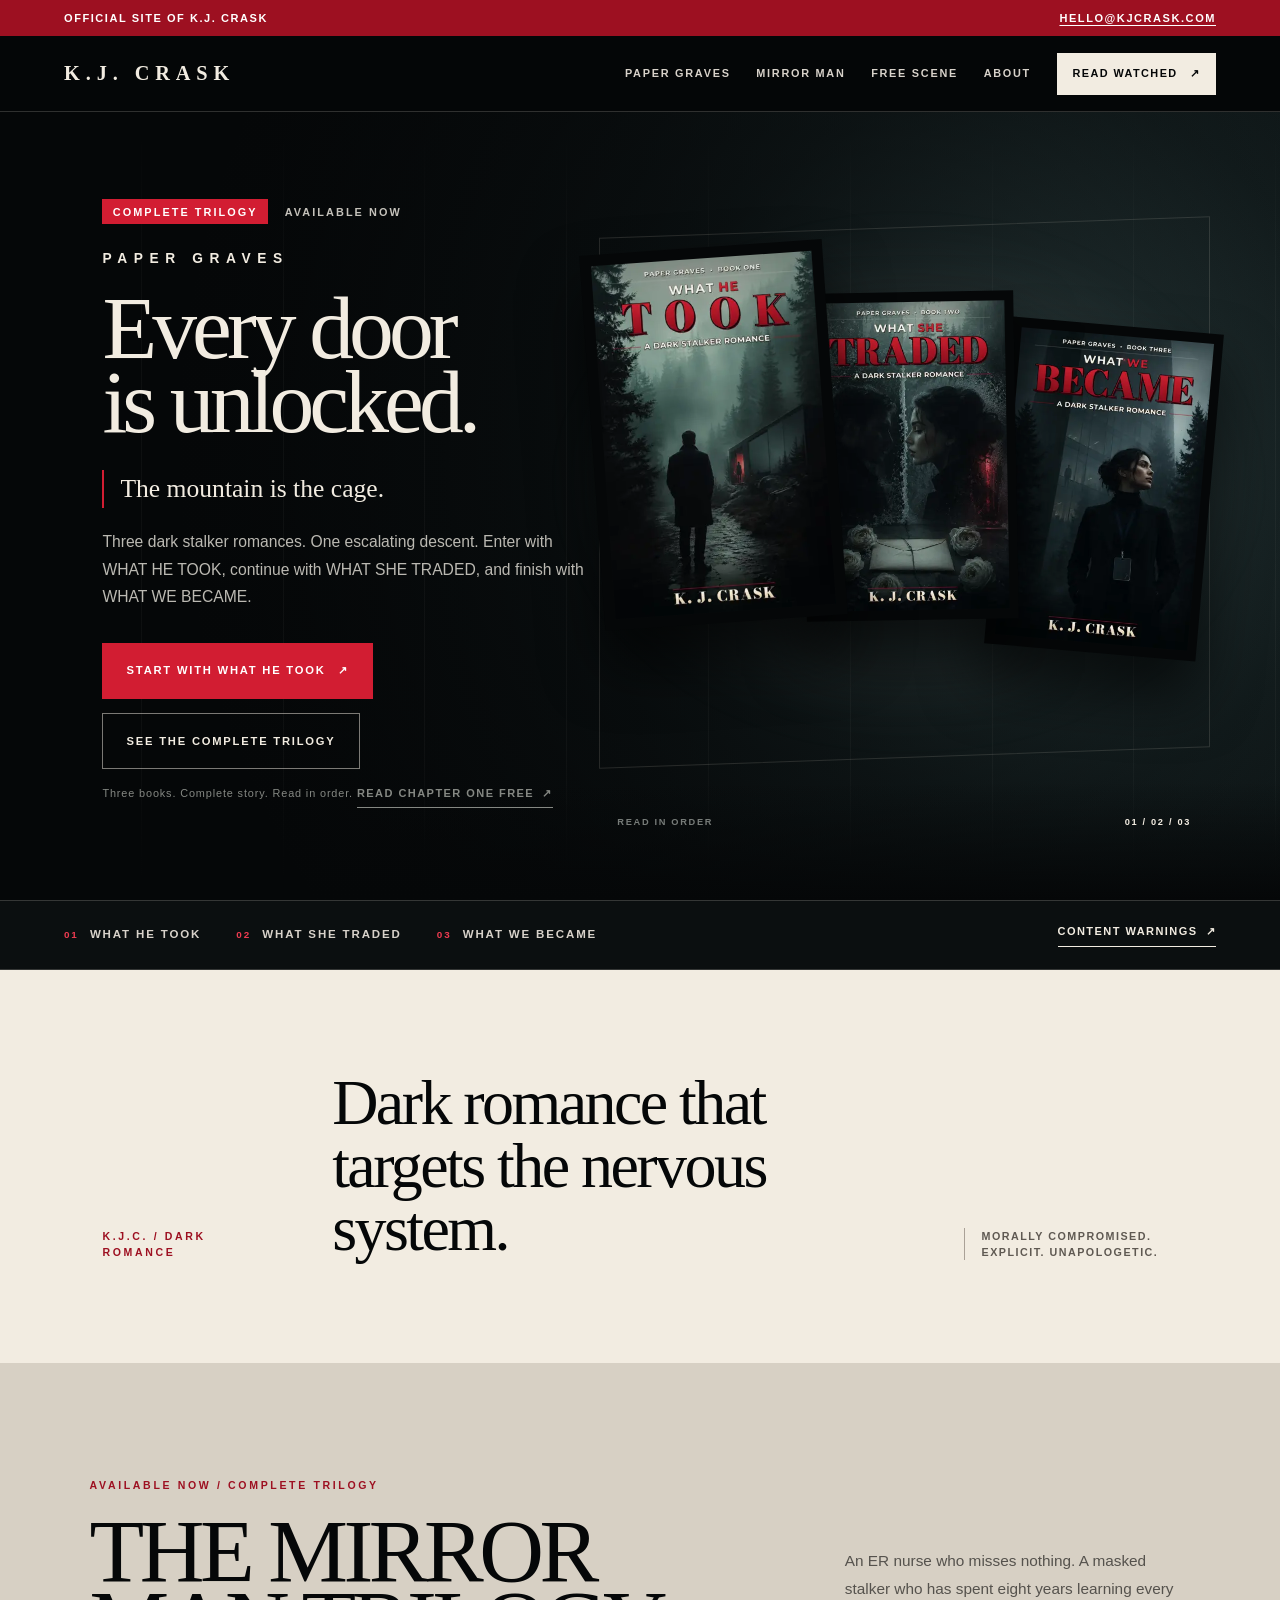
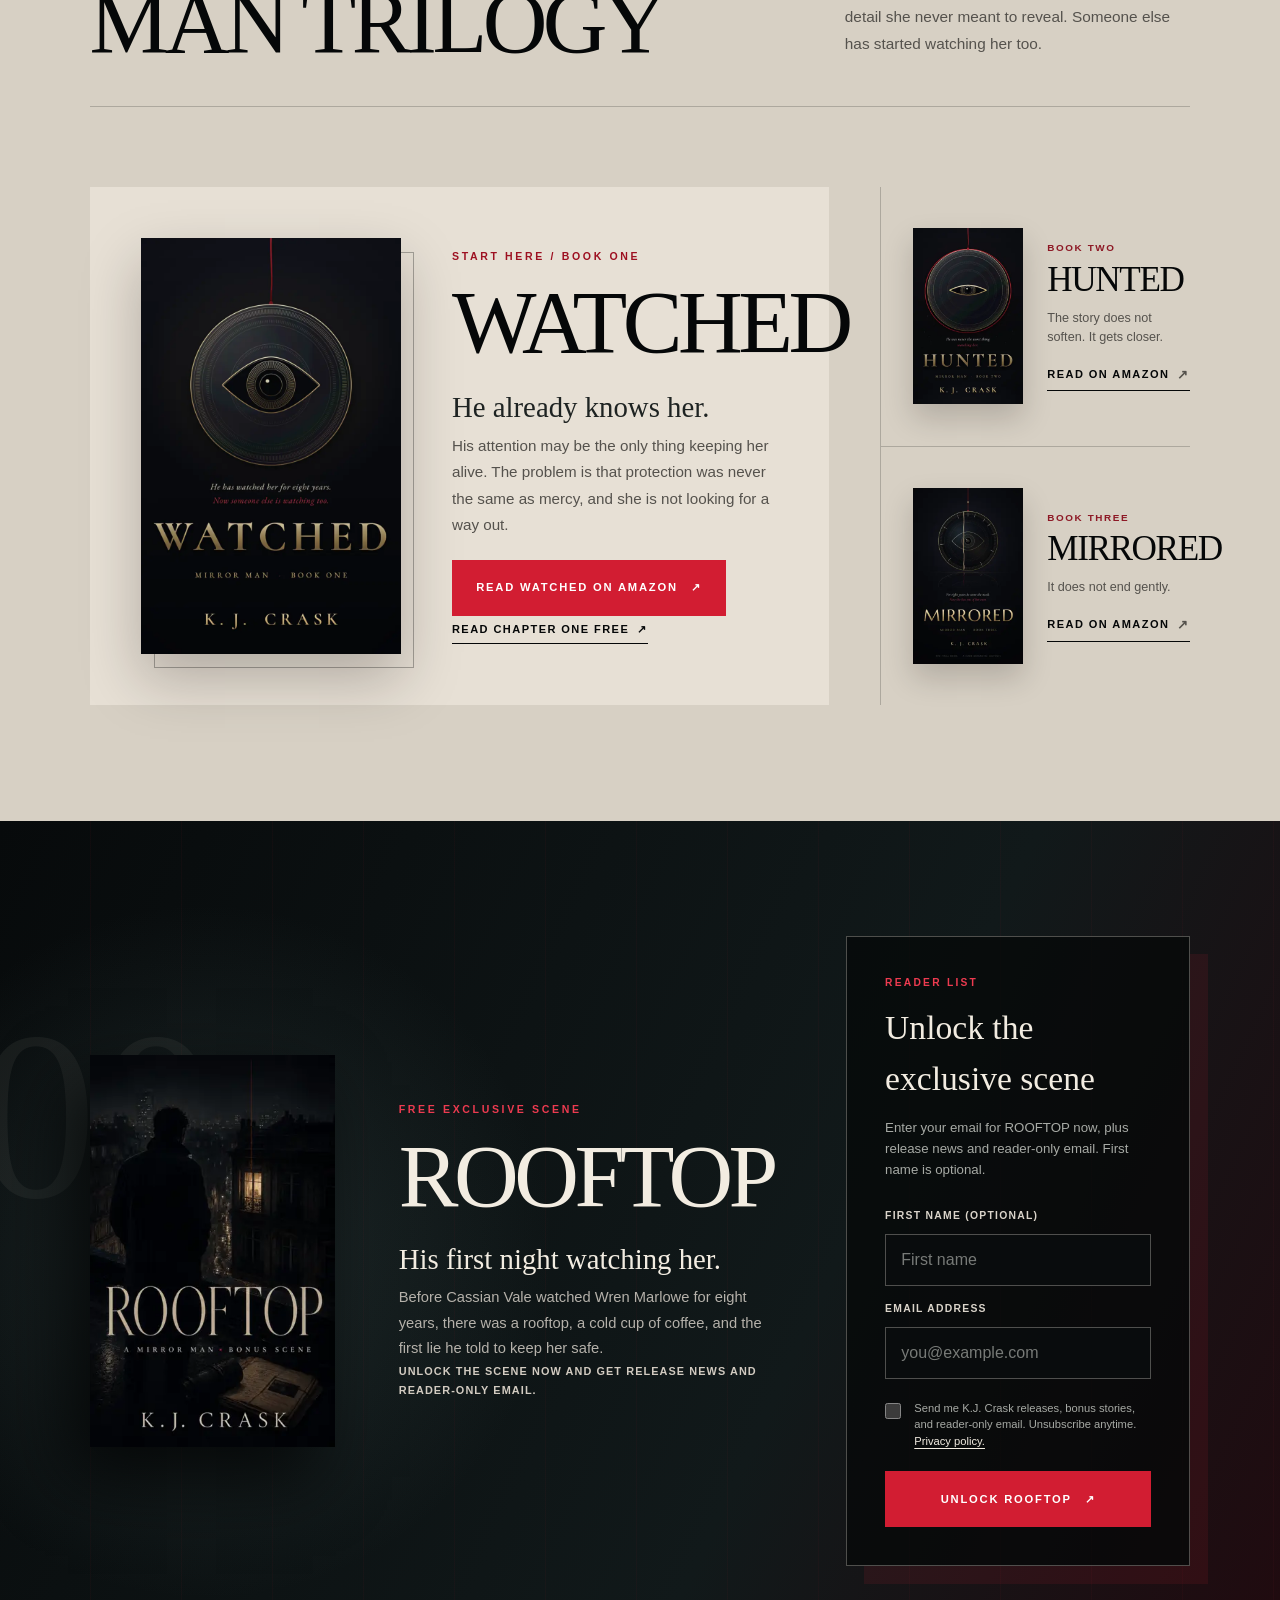
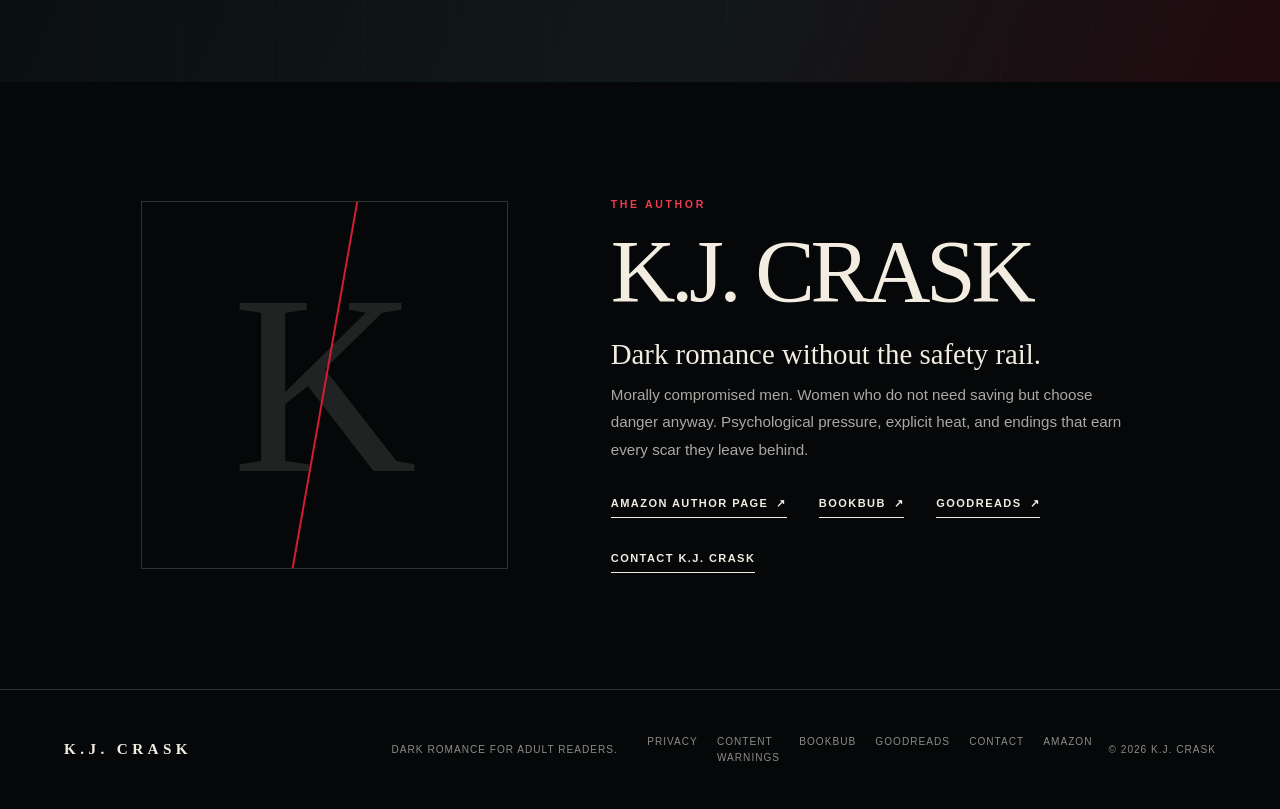
<file: index.html>
<!DOCTYPE html>
<html lang="en">
<head>
<meta charset="utf-8">
<meta name="viewport" content="width=device-width, initial-scale=1">
<title>K.J. Crask | Dark Romance Author</title>
<meta name="description" content="Read Paper Graves and the complete Mirror Man trilogy by dark romance author K.J. Crask. Get the free exclusive Mirror Man scene ROOFTOP.">
<meta name="keywords" content="K.J. Crask,dark romance,stalker romance,Paper Graves,Mirror Man trilogy,WATCHED,WHAT HE TOOK">
<meta name="author" content="K.J. Crask">
<link rel="author" href="https://kjcrask.com">
<meta name="creator" content="K.J. Crask">
<meta name="publisher" content="K.J. Crask">
<meta name="format-detection" content="telephone=no">
<link rel="canonical" href="https://kjcrask.com/">
<meta property="og:title" content="K.J. Crask | Dark Romance Author">
<meta property="og:description" content="Every door is unlocked. The mountain is the cage. Enter the dark romance of K.J. Crask.">
<meta property="og:url" content="https://kjcrask.com/">
<meta property="og:site_name" content="K.J. Crask">
<meta property="og:type" content="website">
<meta property="og:image" content="https://kjcrask.com/images/web/kj-crask-social-1200x630.jpg">
<meta property="og:image:width" content="1200">
<meta property="og:image:height" content="630">
<meta property="og:image:alt" content="The Paper Graves trilogy by K.J. Crask">
<meta name="twitter:card" content="summary_large_image">
<meta name="twitter:title" content="K.J. Crask | Dark Romance Author">
<meta name="twitter:description" content="Every door is unlocked. The mountain is the cage.">
<meta name="twitter:image" content="https://kjcrask.com/images/web/kj-crask-social-1200x630.jpg">
<meta name="theme-color" content="#050708">
<meta name="color-scheme" content="dark">
<link rel="icon" href="/favicon.svg" type="image/svg+xml">
<link rel="shortcut icon" href="/favicon.svg">
<link rel="preload" as="image" imagesrcset="/images/web/paper-1-360.webp 360w, /images/web/paper-1-720.webp 720w" imagesizes="(max-width: 760px) 39vw, (max-width: 1200px) 24vw, 290px" fetchpriority="high">
<link rel="stylesheet" href="/css/site.css">
<script>
/* Google Analytics 4 (property "Author Page", measurement ID G-R7Y7XKEFZ5). Skipped when the
   browser sends Do Not Track or Global Privacy Control. */
(function(){var n=navigator;if(n.doNotTrack==="1"||n.globalPrivacyControl===true)return;
var s=document.createElement("script");s.async=true;s.src="https://www.googletagmanager.com/gtag/js?id=G-R7Y7XKEFZ5";document.head.appendChild(s);
window.dataLayer=window.dataLayer||[];function gtag(){dataLayer.push(arguments);}window.gtag=gtag;
gtag("js",new Date());gtag("config","G-R7Y7XKEFZ5",{anonymize_ip:true});})();
</script>

<script type="application/ld+json">
{"@context":"https://schema.org","@graph":[
{"@type":"Person","name":"K.J. Crask","url":"https://kjcrask.com","jobTitle":"Dark romance author","sameAs":["https://www.amazon.com/KJ-Crask/e/B0GSVF51K4","https://www.goodreads.com/author/show/71318446.K_J_Crask","https://www.bookbub.com/authors/k-j-crask"]},
{"@type":"WebSite","name":"K.J. Crask","url":"https://kjcrask.com"},
{"@type":"BookSeries","name":"Paper Graves","url":"https://www.amazon.com/dp/B0HFGNT8FG","author":{"@type":"Person","name":"K.J. Crask"},"hasPart":[
{"@type":"Book","name":"WHAT HE TOOK","position":1,"url":"https://www.amazon.com/dp/B0HFGVGJD4","author":{"@type":"Person","name":"K.J. Crask"}},
{"@type":"Book","name":"WHAT SHE TRADED","position":2,"url":"https://www.amazon.com/dp/B0HFNNV8XD","author":{"@type":"Person","name":"K.J. Crask"}},
{"@type":"Book","name":"WHAT WE BECAME","position":3,"url":"https://www.amazon.com/dp/B0HFNSVY29","author":{"@type":"Person","name":"K.J. Crask"}}]},
{"@type":"BookSeries","name":"The Mirror Man Trilogy","url":"https://www.amazon.com/dp/B0HCJPCK3W","author":{"@type":"Person","name":"K.J. Crask"},"hasPart":[
{"@type":"Book","name":"WATCHED","position":1,"url":"https://www.amazon.com/dp/B0H9H7CQ5Z","author":{"@type":"Person","name":"K.J. Crask"}},
{"@type":"Book","name":"HUNTED","position":2,"url":"https://www.amazon.com/dp/B0HCJY3LXG","author":{"@type":"Person","name":"K.J. Crask"}},
{"@type":"Book","name":"MIRRORED","position":3,"url":"https://www.amazon.com/dp/B0HCL2465Z","author":{"@type":"Person","name":"K.J. Crask"}}]}
]}
</script>
</head>
<body>
<a class="skip-link" href="#content">Skip to content</a>

<div class="contact-rail" aria-label="Author verification">
  <span>Official site of K.J. Crask</span>
  <a href="mailto:hello@kjcrask.com">hello@kjcrask.com</a>
</div>

<header class="site-header">
  <a class="wordmark" href="#top" aria-label="K.J. Crask home">K.J. CRASK</a>
  <nav class="desktop-nav" aria-label="Primary navigation">
    <a href="#paper-graves">Paper Graves</a>
    <a href="#mirror-man">Mirror Man</a>
    <a href="#stay-close">Free Scene</a>
    <a href="#about">About</a>
    <a class="header-cta" href="https://www.amazon.com/dp/B0H9H7CQ5Z" target="_blank" rel="noreferrer">Read WATCHED <span aria-hidden="true">&#8599;</span></a>
  </nav>
  <div class="mobile-nav">
    <button class="menu-button" type="button" aria-expanded="false" aria-controls="mobile-navigation" id="menu-button"><span>Menu</span><i aria-hidden="true"></i></button>
    <nav id="mobile-navigation" class="mobile-navigation" aria-label="Mobile navigation" hidden>
      <a href="#paper-graves">Paper Graves</a>
      <a href="#mirror-man">Mirror Man</a>
      <a href="#stay-close">Free Scene</a>
      <a href="#about">About</a>
    </nav>
  </div>
</header>

<main id="content" tabindex="-1">
  <section class="hero" id="top" aria-labelledby="hero-title">
    <div class="hero-fog" aria-hidden="true"></div>
    <div class="hero-copy">
      <p class="status-line"><span>Complete trilogy</span> Available now</p>
      <p class="series-name">PAPER GRAVES</p>
      <h1 id="hero-title">Every door<br>is unlocked.</h1>
      <p class="hero-kicker">The mountain is the cage.</p>
      <p class="hero-deck">Three dark stalker romances. One escalating descent. Enter with WHAT HE TOOK, continue with WHAT SHE TRADED, and finish with WHAT WE BECAME.</p>
      <div class="hero-actions">
        <a class="button button-primary" href="https://www.amazon.com/dp/B0HFGVGJD4" target="_blank" rel="noreferrer">Start with WHAT HE TOOK <span aria-hidden="true">&#8599;</span></a>
        <a class="button button-quiet" href="https://www.amazon.com/dp/B0HFGNT8FG" target="_blank" rel="noreferrer">See the complete trilogy</a>
      </div>
      <p class="hero-trust">Three books. Complete story. Read in order. <a class="text-link" href="/sample/what-he-took/" data-event="sample_click" data-book="what-he-took" data-place="hero">Read chapter one free <span aria-hidden="true">&#8599;</span></a></p>
    </div>

    <div class="cover-theatre" id="paper-graves" aria-label="Paper Graves trilogy in reading order">
      <div class="cover-theatre-rule" aria-hidden="true"></div>
      <figure class="paper-cover paper-cover-1">
        <a class="paper-cover-link" href="https://www.amazon.com/dp/B0HFGVGJD4" target="_blank" rel="noreferrer" aria-label="Read WHAT HE TOOK on Amazon">
          <div class="cover-frame"><img src="/images/web/paper-1-720.webp" srcset="/images/web/paper-1-360.webp 360w, /images/web/paper-1-720.webp 720w" sizes="(max-width: 760px) 39vw, (max-width: 1200px) 24vw, 290px" width="720" height="1152" alt="WHAT HE TOOK by K.J. Crask" loading="eager" fetchpriority="high"></div>
        </a>
        <figcaption><span>01</span>Book One</figcaption>
      </figure>
      <figure class="paper-cover paper-cover-2">
        <a class="paper-cover-link" href="https://www.amazon.com/dp/B0HFNNV8XD" target="_blank" rel="noreferrer" aria-label="Read WHAT SHE TRADED on Amazon">
          <div class="cover-frame"><img src="/images/web/paper-2-720.webp" srcset="/images/web/paper-2-360.webp 360w, /images/web/paper-2-720.webp 720w" sizes="(max-width: 760px) 39vw, (max-width: 1200px) 24vw, 290px" width="720" height="1152" alt="WHAT SHE TRADED by K.J. Crask" loading="eager"></div>
        </a>
        <figcaption><span>02</span>Book Two</figcaption>
      </figure>
      <figure class="paper-cover paper-cover-3">
        <a class="paper-cover-link" href="https://www.amazon.com/dp/B0HFNSVY29" target="_blank" rel="noreferrer" aria-label="Read WHAT WE BECAME on Amazon">
          <div class="cover-frame"><img src="/images/web/paper-3-720.webp" srcset="/images/web/paper-3-360.webp 360w, /images/web/paper-3-720.webp 720w" sizes="(max-width: 760px) 39vw, (max-width: 1200px) 24vw, 290px" width="720" height="1152" alt="WHAT WE BECAME by K.J. Crask" loading="eager"></div>
        </a>
        <figcaption><span>03</span>Book Three</figcaption>
      </figure>
      <p class="order-note">Read in order
        <span aria-hidden="true">01 / 02 / 03</span>
      </p>
    </div>
  </section>

  <section class="series-index" aria-label="Paper Graves reading order">
    <ol>
      <li><span>01</span><a href="https://www.amazon.com/dp/B0HFGVGJD4" target="_blank" rel="noreferrer">WHAT HE TOOK</a></li>
      <li><span>02</span><a href="https://www.amazon.com/dp/B0HFNNV8XD" target="_blank" rel="noreferrer">WHAT SHE TRADED</a></li>
      <li><span>03</span><a href="https://www.amazon.com/dp/B0HFNSVY29" target="_blank" rel="noreferrer">WHAT WE BECAME</a></li>
    </ol>
    <a class="text-link" href="/content-warnings/">Content warnings <span aria-hidden="true">&#8599;</span></a>
  </section>

  <section class="brand-break" aria-label="K.J. Crask fiction">
    <p class="micro-label">K.J.C. / Dark romance</p>
    <p>Dark romance that targets the nervous system.</p>
    <span>Morally compromised. Explicit. Unapologetic.</span>
  </section>

  <section class="mirror" id="mirror-man" aria-labelledby="mirror-title">
    <div class="section-heading">
      <div>
        <p class="micro-label">Available now / Complete trilogy</p>
        <h2 id="mirror-title">THE MIRROR<br>MAN TRILOGY</h2>
      </div>
      <p>An ER nurse who misses nothing. A masked stalker who has spent eight years learning every detail she never meant to reveal. Someone else has started watching her too.</p>
    </div>

    <div class="mirror-layout">
      <article class="watched-feature">
        <a class="watched-cover" href="https://www.amazon.com/dp/B0H9H7CQ5Z" target="_blank" rel="noreferrer" aria-label="Read WATCHED on Amazon">
          <img src="/images/web/watched-720.webp" srcset="/images/web/watched-360.webp 360w, /images/web/watched-720.webp 720w" sizes="(max-width: 760px) 65vw, 370px" width="720" height="1152" alt="WATCHED by K.J. Crask" loading="lazy">
        </a>
        <div class="watched-copy">
          <p class="micro-label">Start here / Book one</p>
          <h3>WATCHED</h3>
          <p class="watched-hook">He already knows her.</p>
          <p>His attention may be the only thing keeping her alive. The problem is that protection was never the same as mercy, and she is not looking for a way out.</p>
          <a class="button button-primary" href="https://www.amazon.com/dp/B0H9H7CQ5Z" target="_blank" rel="noreferrer">Read WATCHED on Amazon <span aria-hidden="true">&#8599;</span></a>
          <a class="text-link" href="/sample/watched/" data-event="sample_click" data-book="watched" data-place="mirror-feature">Read chapter one free <span aria-hidden="true">&#8599;</span></a>
        </div>
      </article>

      <div class="continuation" aria-label="Continue the Mirror Man trilogy">
        <article class="continuation-book">
          <a href="https://www.amazon.com/dp/B0HCJY3LXG" target="_blank" rel="noreferrer" aria-label="Read HUNTED on Amazon">
            <img src="/images/web/hunted-360.webp" srcset="/images/web/hunted-360.webp 360w, /images/web/hunted-720.webp 720w" sizes="(max-width: 760px) 42vw, 220px" width="360" height="576" alt="HUNTED by K.J. Crask" loading="lazy">
          </a>
          <div>
            <p>Book Two</p>
            <h3>HUNTED</h3>
            <span>The story does not soften. It gets closer.</span>
            <a class="text-link" href="https://www.amazon.com/dp/B0HCJY3LXG" target="_blank" rel="noreferrer">Read on Amazon <span aria-hidden="true">&#8599;</span></a>
          </div>
        </article>
        <article class="continuation-book">
          <a href="https://www.amazon.com/dp/B0HCL2465Z" target="_blank" rel="noreferrer" aria-label="Read MIRRORED on Amazon">
            <img src="/images/web/mirrored-360.webp" srcset="/images/web/mirrored-360.webp 360w, /images/web/mirrored-720.webp 720w" sizes="(max-width: 760px) 42vw, 220px" width="360" height="576" alt="MIRRORED by K.J. Crask" loading="lazy">
          </a>
          <div>
            <p>Book Three</p>
            <h3>MIRRORED</h3>
            <span>It does not end gently.</span>
            <a class="text-link" href="https://www.amazon.com/dp/B0HCL2465Z" target="_blank" rel="noreferrer">Read on Amazon <span aria-hidden="true">&#8599;</span></a>
          </div>
        </article>
      </div>
    </div>
  </section>

  <section class="reader-magnet" id="stay-close" aria-labelledby="rooftop-title">
    <div class="magnet-art">
      <span class="magnet-number" aria-hidden="true">00</span>
      <img src="/images/web/rooftop-720.webp" srcset="/images/web/rooftop-360.webp 360w, /images/web/rooftop-720.webp 720w" sizes="(max-width: 760px) 62vw, 330px" width="720" height="1151" alt="ROOFTOP, an exclusive Mirror Man scene by K.J. Crask" loading="lazy">
    </div>
    <div class="magnet-copy">
      <p class="micro-label">Free exclusive scene</p>
      <h2 id="rooftop-title">ROOFTOP</h2>
      <p class="magnet-lead">His first night watching her.</p>
      <p>Before Cassian Vale watched Wren Marlowe for eight years, there was a rooftop, a cold cup of coffee, and the first lie he told to keep her safe.</p>
      <p class="magnet-note">Unlock the scene now and get release news and reader-only email.</p>
    </div>

    <div class="signup-shell">
      <div class="row-form" id="signup-form-block">
        <span class="form-label">Reader list</span>
        <strong>Unlock the exclusive scene</strong>
        <p class="form-intro">Enter your email for ROOFTOP now, plus release news and reader-only email. First name is optional.</p>
        <noscript><style>.reader-form{display:none}</style><p class="form-intro">This form needs JavaScript. You can get ROOFTOP directly from <a href="https://dl.bookfunnel.com/3jmhy2s88u">BookFunnel</a>, which asks for your email there instead.</p></noscript>
          <form class="reader-form" id="reader-form" action="https://assets.mailerlite.com/jsonp/2176883/forms/192817568428328088/subscribe" method="post" aria-label="Get the ROOFTOP bonus scene">
          <input type="hidden" name="ml-submit" value="1">
          <input type="hidden" name="anticsrf" value="true">
          <label for="reader-name">First name <span aria-hidden="true">(optional)</span></label>
          <input id="reader-name" name="fields[name]" type="text" placeholder="First name" autocomplete="given-name" maxlength="100">
          <label for="reader-email">Email address</label>
          <input id="reader-email" name="fields[email]" type="email" placeholder="you@example.com" autocomplete="email" inputmode="email" maxlength="254" required>
          <label class="consent-row">
            <input name="consent" type="checkbox" value="yes" required>
            <span>Send me K.J. Crask releases, bonus stories, and reader-only email. Unsubscribe anytime. <a href="/privacy/">Privacy policy.</a></span>
          </label>
          <p class="form-error" role="alert" id="form-error" hidden></p>
          <p class="form-intro" id="form-fallback" hidden>Already on the list, or still stuck? <a href="https://dl.bookfunnel.com/jji6oi7ijr" target="_blank" rel="noreferrer">Read ROOFTOP here</a>.</p>
          <button class="button button-primary form-button" type="submit" id="form-button">Unlock ROOFTOP <span aria-hidden="true">&#8599;</span></button>
        </form>
      </div>
      <div class="row-success" id="signup-success" role="status" aria-live="polite" tabindex="-1" hidden>
        <span class="form-label">Access unlocked</span>
        <strong>You&#8217;re in.</strong>
        <p>ROOFTOP is ready below. We also sent you one email: open it and confirm your address so release news reaches you.</p>
        <a class="button button-primary" href="https://dl.bookfunnel.com/jji6oi7ijr" target="_blank" rel="noreferrer">Read ROOFTOP <span aria-hidden="true">&#8599;</span></a>
      </div>
    </div>
  </section>

  <section class="about" id="about" aria-labelledby="about-title">
    <div class="author-mark" aria-hidden="true"><span>K</span><i></i></div>
    <div class="about-copy">
      <p class="micro-label">The author</p>
      <h2 id="about-title">K.J. CRASK</h2>
      <p class="about-lead">Dark romance without the safety rail.</p>
      <p>Morally compromised men. Women who do not need saving but choose danger anyway. Psychological pressure, explicit heat, and endings that earn every scar they leave behind.</p>
      <div class="about-links">
        <a class="text-link" href="https://www.amazon.com/KJ-Crask/e/B0GSVF51K4" target="_blank" rel="noreferrer">Amazon author page <span aria-hidden="true">&#8599;</span></a>
        <a class="text-link" href="https://www.bookbub.com/authors/k-j-crask" target="_blank" rel="noreferrer">BookBub <span aria-hidden="true">&#8599;</span></a>
        <a class="text-link" href="https://www.goodreads.com/author/show/71318446.K_J_Crask" target="_blank" rel="noreferrer">Goodreads <span aria-hidden="true">&#8599;</span></a>
        <a class="text-link" href="mailto:hello@kjcrask.com">Contact K.J. Crask</a>
      </div>
    </div>
  </section>
</main>

<footer>
  <a class="wordmark" href="#top">K.J. CRASK</a>
  <p>Dark romance for adult readers.</p>
  <nav aria-label="Footer navigation">
    <a href="/privacy/">Privacy</a>
    <a href="/content-warnings/">Content warnings</a>
    <a href="https://www.bookbub.com/authors/k-j-crask" target="_blank" rel="noreferrer">BookBub</a>
    <a href="https://www.goodreads.com/author/show/71318446.K_J_Crask" target="_blank" rel="noreferrer">Goodreads</a>
    <a href="mailto:hello@kjcrask.com">Contact</a>
    <a href="https://www.amazon.com/KJ-Crask/e/B0GSVF51K4" target="_blank" rel="noreferrer">Amazon</a>
  </nav>
  <p>&#169; <span id="year">2026</span> K.J. Crask</p>
</footer>

<a class="mobile-buy" href="https://www.amazon.com/dp/B0H9H7CQ5Z" target="_blank" rel="noreferrer">Read WATCHED <span aria-hidden="true">&#8599;</span></a>

<script src="/js/site.js" defer></script>
</body>
</html>
</file>
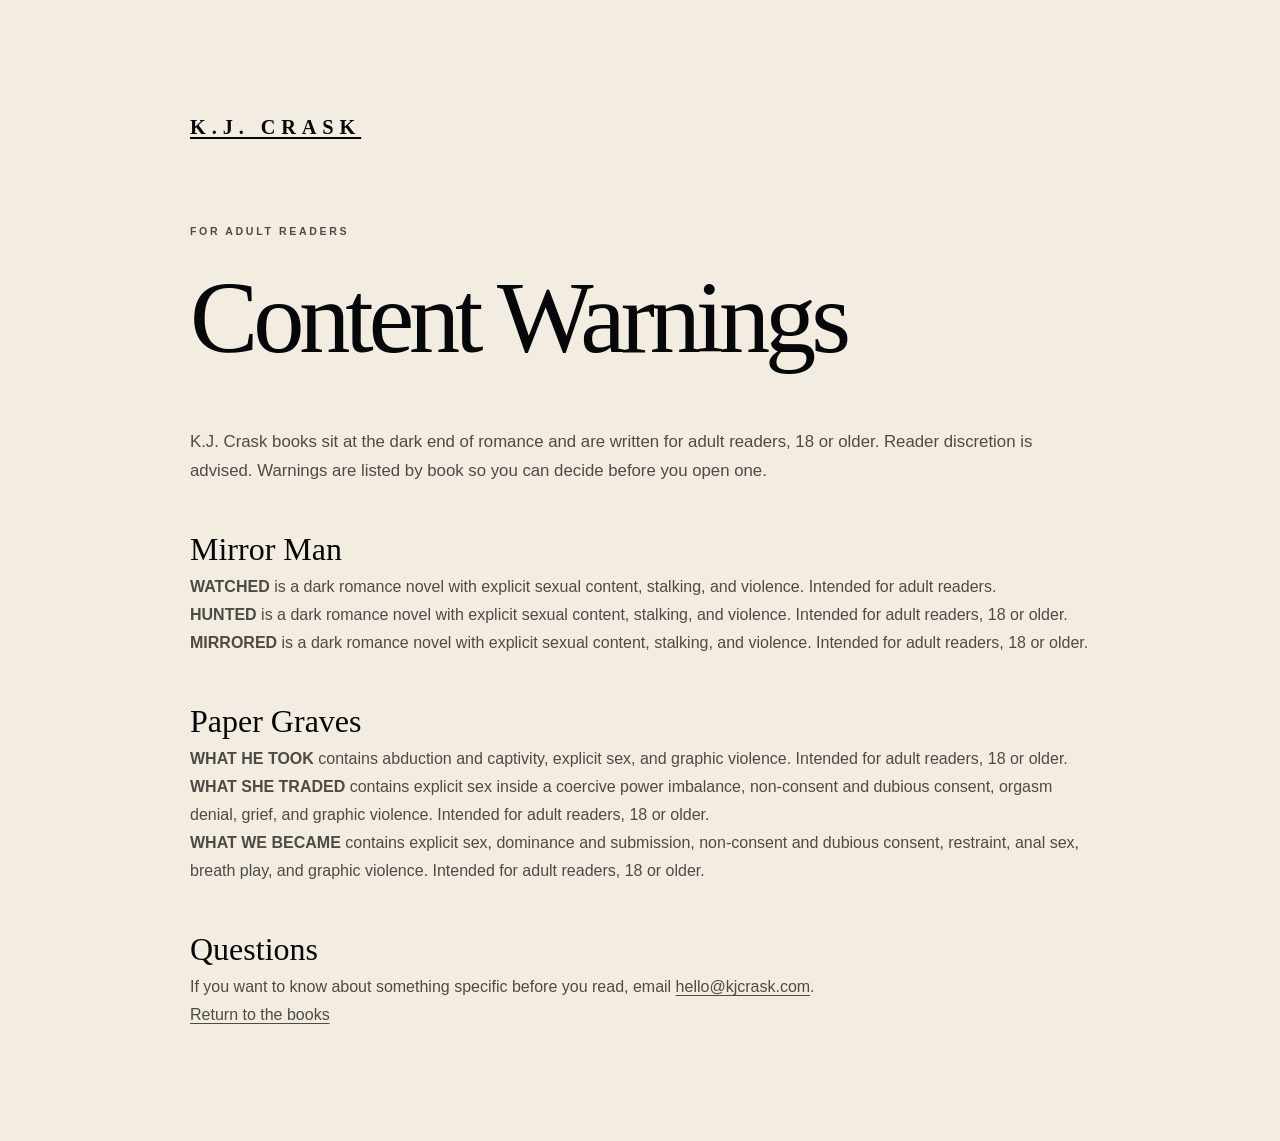
<file: content-warnings/index.html>
<!DOCTYPE html>
<html lang="en">
<head>
<meta charset="utf-8">
<meta name="viewport" content="width=device-width, initial-scale=1">
<title>Content Warnings | K.J. Crask</title>
<meta name="description" content="Book-level content warnings for K.J. Crask dark romance titles.">
<link rel="canonical" href="https://kjcrask.com/content-warnings/">
<meta name="theme-color" content="#050708">
<meta name="color-scheme" content="dark">
<link rel="icon" href="/favicon.svg" type="image/svg+xml">
<link rel="stylesheet" href="/css/site.css">
<script>
/* Google Analytics 4 (property "Author Page", measurement ID G-R7Y7XKEFZ5). Skipped when the
   browser sends Do Not Track or Global Privacy Control. */
(function(){var n=navigator;if(n.doNotTrack==="1"||n.globalPrivacyControl===true)return;
var s=document.createElement("script");s.async=true;s.src="https://www.googletagmanager.com/gtag/js?id=G-R7Y7XKEFZ5";document.head.appendChild(s);
window.dataLayer=window.dataLayer||[];function gtag(){dataLayer.push(arguments);}window.gtag=gtag;
gtag("js",new Date());gtag("config","G-R7Y7XKEFZ5",{anonymize_ip:true});})();
</script>

</head>
<body>
<main class="legal-page">
  <a class="wordmark" href="/">K.J. CRASK</a>
  <p class="micro-label">For adult readers</p>
  <h1>Content Warnings</h1>
  <p class="lede">K.J. Crask books sit at the dark end of romance and are written for adult readers, 18 or older. Reader discretion is advised. Warnings are listed by book so you can decide before you open one.</p>

  <h2>Mirror Man</h2>
  <p><strong>WATCHED</strong> is a dark romance novel with explicit sexual content, stalking, and violence. Intended for adult readers.</p>
  <p><strong>HUNTED</strong> is a dark romance novel with explicit sexual content, stalking, and violence. Intended for adult readers, 18 or older.</p>
  <p><strong>MIRRORED</strong> is a dark romance novel with explicit sexual content, stalking, and violence. Intended for adult readers, 18 or older.</p>

  <h2>Paper Graves</h2>
  <p><strong>WHAT HE TOOK</strong> contains abduction and captivity, explicit sex, and graphic violence. Intended for adult readers, 18 or older.</p>
  <p><strong>WHAT SHE TRADED</strong> contains explicit sex inside a coercive power imbalance, non-consent and dubious consent, orgasm denial, grief, and graphic violence. Intended for adult readers, 18 or older.</p>
  <p><strong>WHAT WE BECAME</strong> contains explicit sex, dominance and submission, non-consent and dubious consent, restraint, anal sex, breath play, and graphic violence. Intended for adult readers, 18 or older.</p>

  <h2>Questions</h2>
  <p>If you want to know about something specific before you read, email <a href="mailto:hello@kjcrask.com">hello@kjcrask.com</a>.</p>
  <p><a href="/">Return to the books</a></p>
</main>
</body>
</html>
</file>
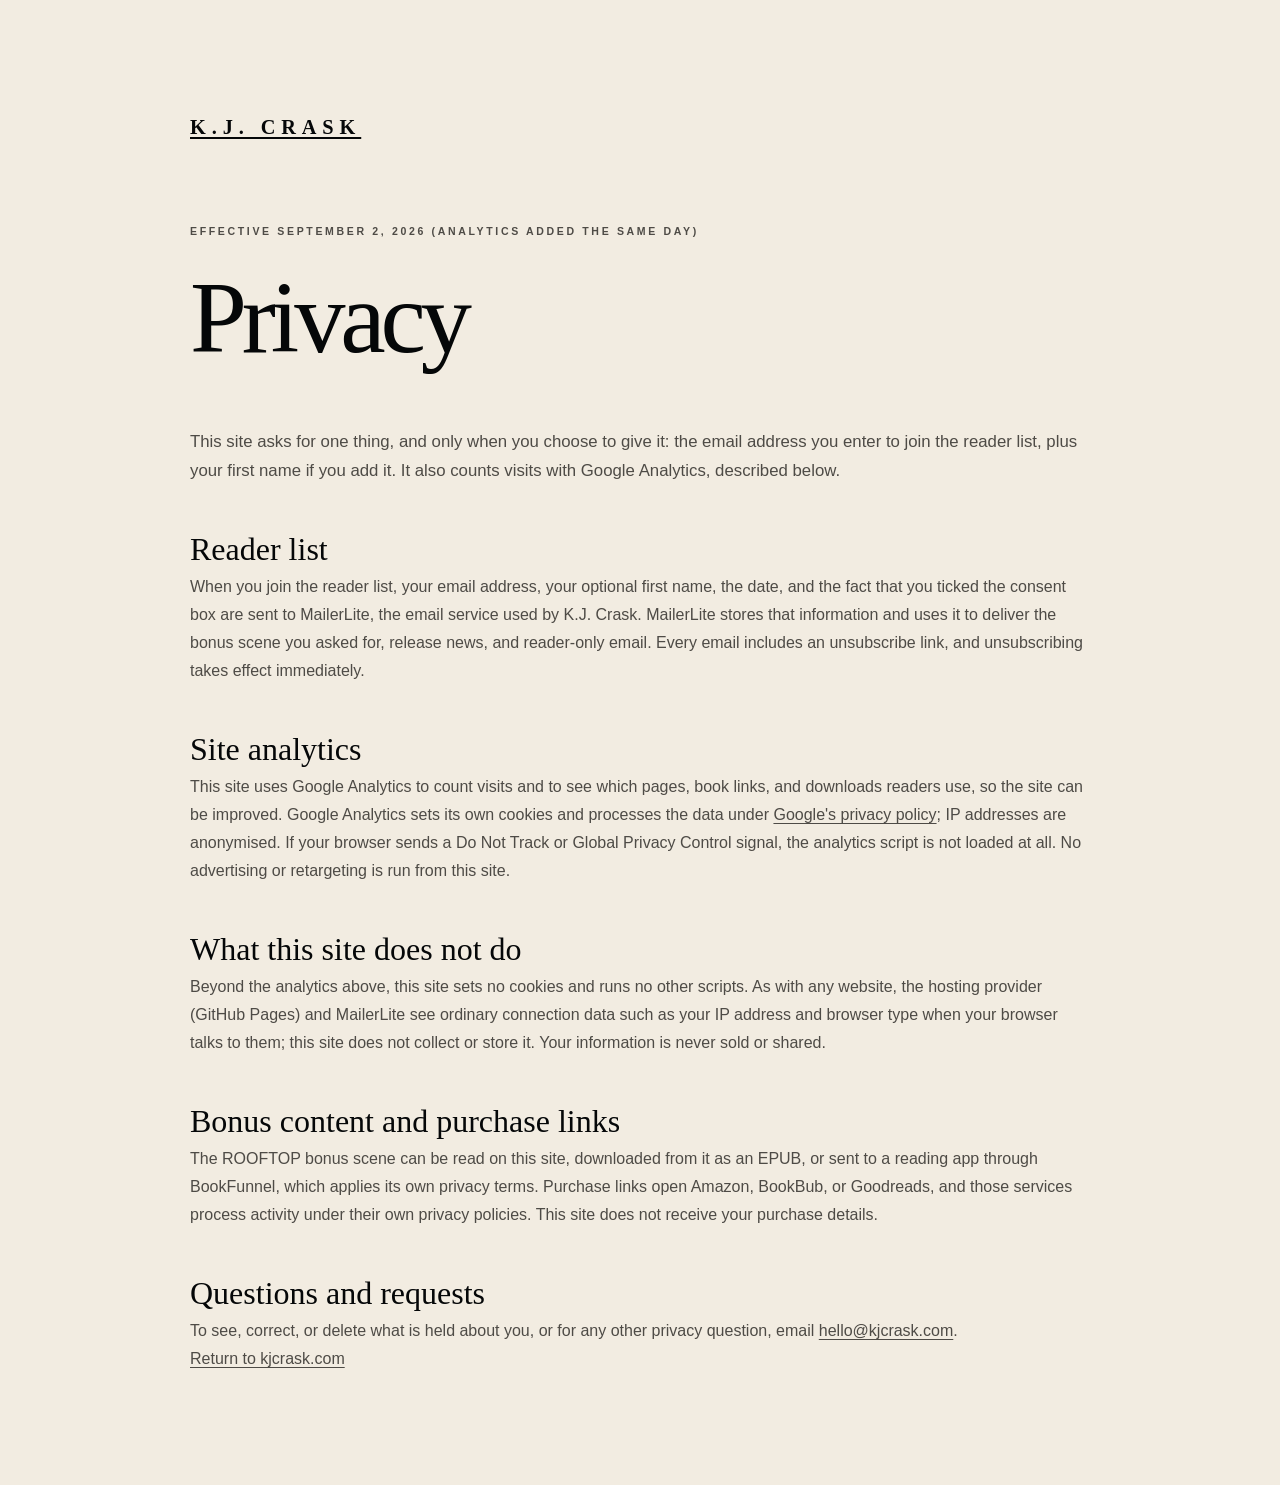
<file: privacy/index.html>
<!DOCTYPE html>
<html lang="en">
<head>
<meta charset="utf-8">
<meta name="viewport" content="width=device-width, initial-scale=1">
<title>Privacy | K.J. Crask</title>
<meta name="description" content="How K.J. Crask handles reader-list information on kjcrask.com.">
<link rel="canonical" href="https://kjcrask.com/privacy/">
<meta name="theme-color" content="#050708">
<meta name="color-scheme" content="dark">
<link rel="icon" href="/favicon.svg" type="image/svg+xml">
<link rel="stylesheet" href="/css/site.css">
<script>
/* Google Analytics 4 (property "Author Page", measurement ID G-R7Y7XKEFZ5). Skipped when the
   browser sends Do Not Track or Global Privacy Control. */
(function(){var n=navigator;if(n.doNotTrack==="1"||n.globalPrivacyControl===true)return;
var s=document.createElement("script");s.async=true;s.src="https://www.googletagmanager.com/gtag/js?id=G-R7Y7XKEFZ5";document.head.appendChild(s);
window.dataLayer=window.dataLayer||[];function gtag(){dataLayer.push(arguments);}window.gtag=gtag;
gtag("js",new Date());gtag("config","G-R7Y7XKEFZ5",{anonymize_ip:true});})();
</script>

</head>
<body>
<main class="legal-page">
  <a class="wordmark" href="/">K.J. CRASK</a>
  <p class="micro-label">Effective September 2, 2026 (analytics added the same day)</p>
  <h1>Privacy</h1>
  <p class="lede">This site asks for one thing, and only when you choose to give it: the email address you enter to join the reader list, plus your first name if you add it. It also counts visits with Google Analytics, described below.</p>

  <h2>Reader list</h2>
  <p>When you join the reader list, your email address, your optional first name, the date, and the fact that you ticked the consent box are sent to MailerLite, the email service used by K.J. Crask. MailerLite stores that information and uses it to deliver the bonus scene you asked for, release news, and reader-only email. Every email includes an unsubscribe link, and unsubscribing takes effect immediately.</p>

  <h2>Site analytics</h2>
<p>This site uses Google Analytics to count visits and to see which pages, book links, and downloads readers use, so the site can be improved. Google Analytics sets its own cookies and processes the data under <a href="https://policies.google.com/privacy" target="_blank" rel="noreferrer">Google's privacy policy</a>; IP addresses are anonymised. If your browser sends a Do Not Track or Global Privacy Control signal, the analytics script is not loaded at all. No advertising or retargeting is run from this site.</p>

<h2>What this site does not do</h2>
  <p>Beyond the analytics above, this site sets no cookies and runs no other scripts. As with any website, the hosting provider (GitHub Pages) and MailerLite see ordinary connection data such as your IP address and browser type when your browser talks to them; this site does not collect or store it. Your information is never sold or shared.</p>

  <h2>Bonus content and purchase links</h2>
  <p>The ROOFTOP bonus scene can be read on this site, downloaded from it as an EPUB, or sent to a reading app through BookFunnel, which applies its own privacy terms. Purchase links open Amazon, BookBub, or Goodreads, and those services process activity under their own privacy policies. This site does not receive your purchase details.</p>

  <h2>Questions and requests</h2>
  <p>To see, correct, or delete what is held about you, or for any other privacy question, email <a href="mailto:hello@kjcrask.com">hello@kjcrask.com</a>.</p>
  <p><a href="/">Return to kjcrask.com</a></p>
</main>
</body>
</html>
</file>
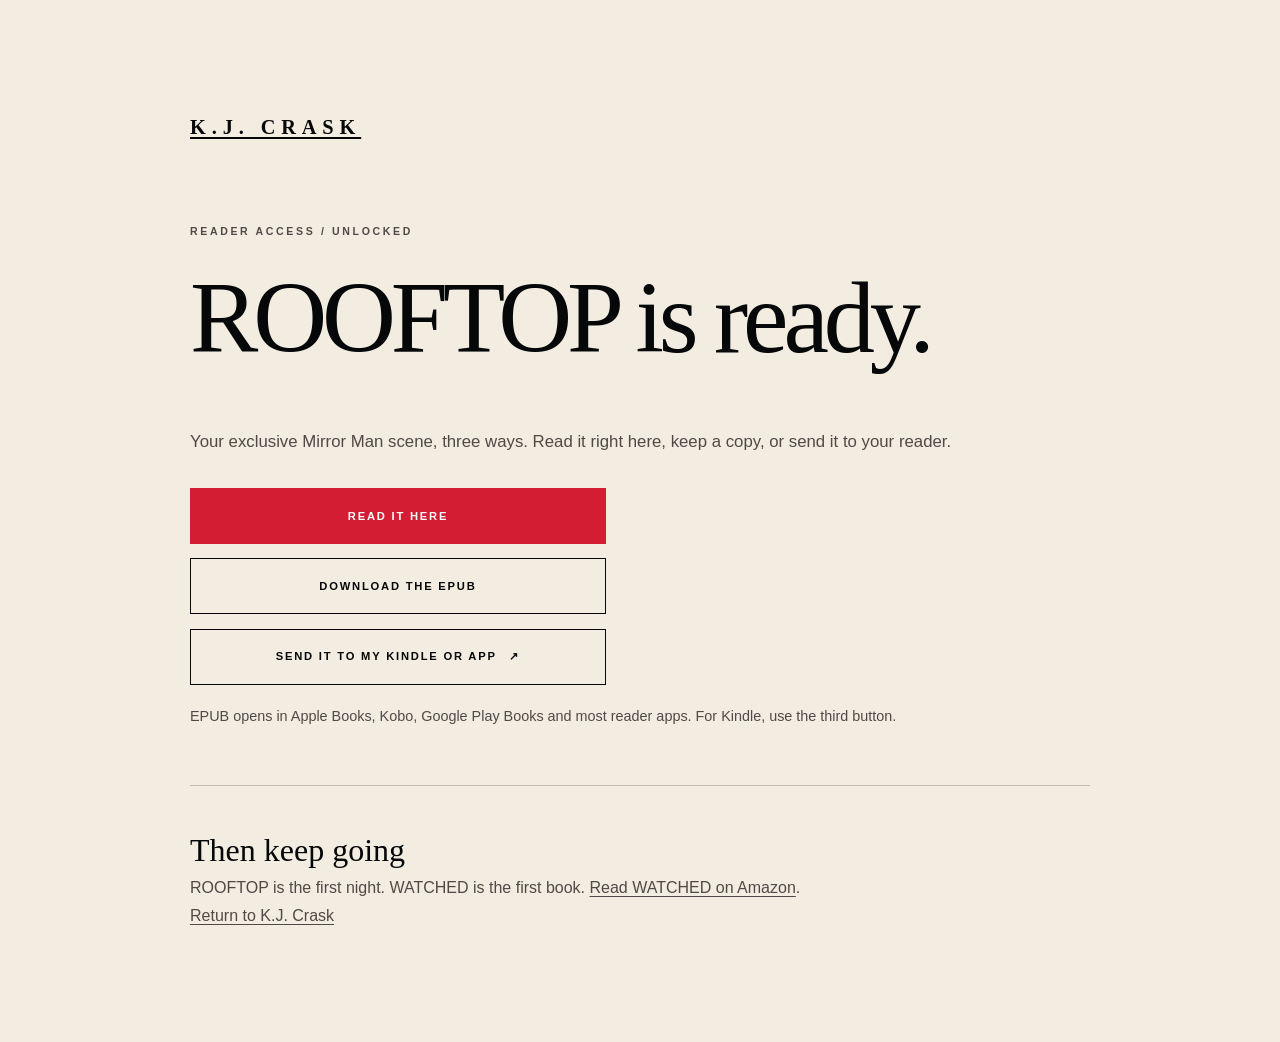
<file: rooftop/index.html>
<!DOCTYPE html>
<html lang="en">
<head>
<meta charset="utf-8">
<meta name="viewport" content="width=device-width, initial-scale=1">
<title>ROOFTOP Unlocked | K.J. Crask</title>
<meta name="robots" content="noindex, nofollow">
<meta name="theme-color" content="#050708">
<meta name="color-scheme" content="dark">
<link rel="icon" href="/favicon.svg" type="image/svg+xml">
<link rel="stylesheet" href="/css/site.css">
<script>
/* Google Analytics 4 (property "Author Page", measurement ID G-R7Y7XKEFZ5). Skipped when the
   browser sends Do Not Track or Global Privacy Control. */
(function(){var n=navigator;if(n.doNotTrack==="1"||n.globalPrivacyControl===true)return;
var s=document.createElement("script");s.async=true;s.src="https://www.googletagmanager.com/gtag/js?id=G-R7Y7XKEFZ5";document.head.appendChild(s);
window.dataLayer=window.dataLayer||[];function gtag(){dataLayer.push(arguments);}window.gtag=gtag;
gtag("js",new Date());gtag("config","G-R7Y7XKEFZ5",{anonymize_ip:true});})();
</script>

<link rel="stylesheet" href="/css/reading.css">
</head>
<body>
<main class="legal-page">
  <a class="wordmark" href="/">K.J. CRASK</a>
  <p class="micro-label">Reader access / Unlocked</p>
  <h1>ROOFTOP is ready.</h1>
  <p class="lede">Your exclusive Mirror Man scene, three ways. Read it right here, keep a copy, or send it to your reader.</p>
  <div class="option-stack">
    <a class="button button-primary" href="/rooftop/read/" data-event="read_online" data-place="rooftop-page">Read it here</a>
    <a class="button button-ink" href="/downloads/ROOFTOP_KJ_Crask.epub" download data-event="download_epub" data-place="rooftop-page">Download the EPUB</a>
    <a class="button button-ink" href="https://dl.bookfunnel.com/jji6oi7ijr" target="_blank" rel="noreferrer" data-event="bookfunnel_click" data-place="rooftop-page">Send it to my Kindle or app <span aria-hidden="true">&#8599;</span></a>
  </div>
  <p class="reading-note">EPUB opens in Apple Books, Kobo, Google Play Books and most reader apps. For Kindle, use the third button.</p>
  <section class="keep-reading" aria-labelledby="keep-going-title">
    <h2 id="keep-going-title">Then keep going</h2>
    <p>ROOFTOP is the first night. WATCHED is the first book. <a href="https://www.amazon.com/dp/B0H9H7CQ5Z" target="_blank" rel="noreferrer" data-event="amazon_click" data-book="watched" data-place="rooftop-page">Read WATCHED on Amazon</a>.</p>
  </section>
  <p><a href="/">Return to K.J. Crask</a></p>
</main>
<script src="/js/site.js" defer></script>
</body>
</html>
</file>
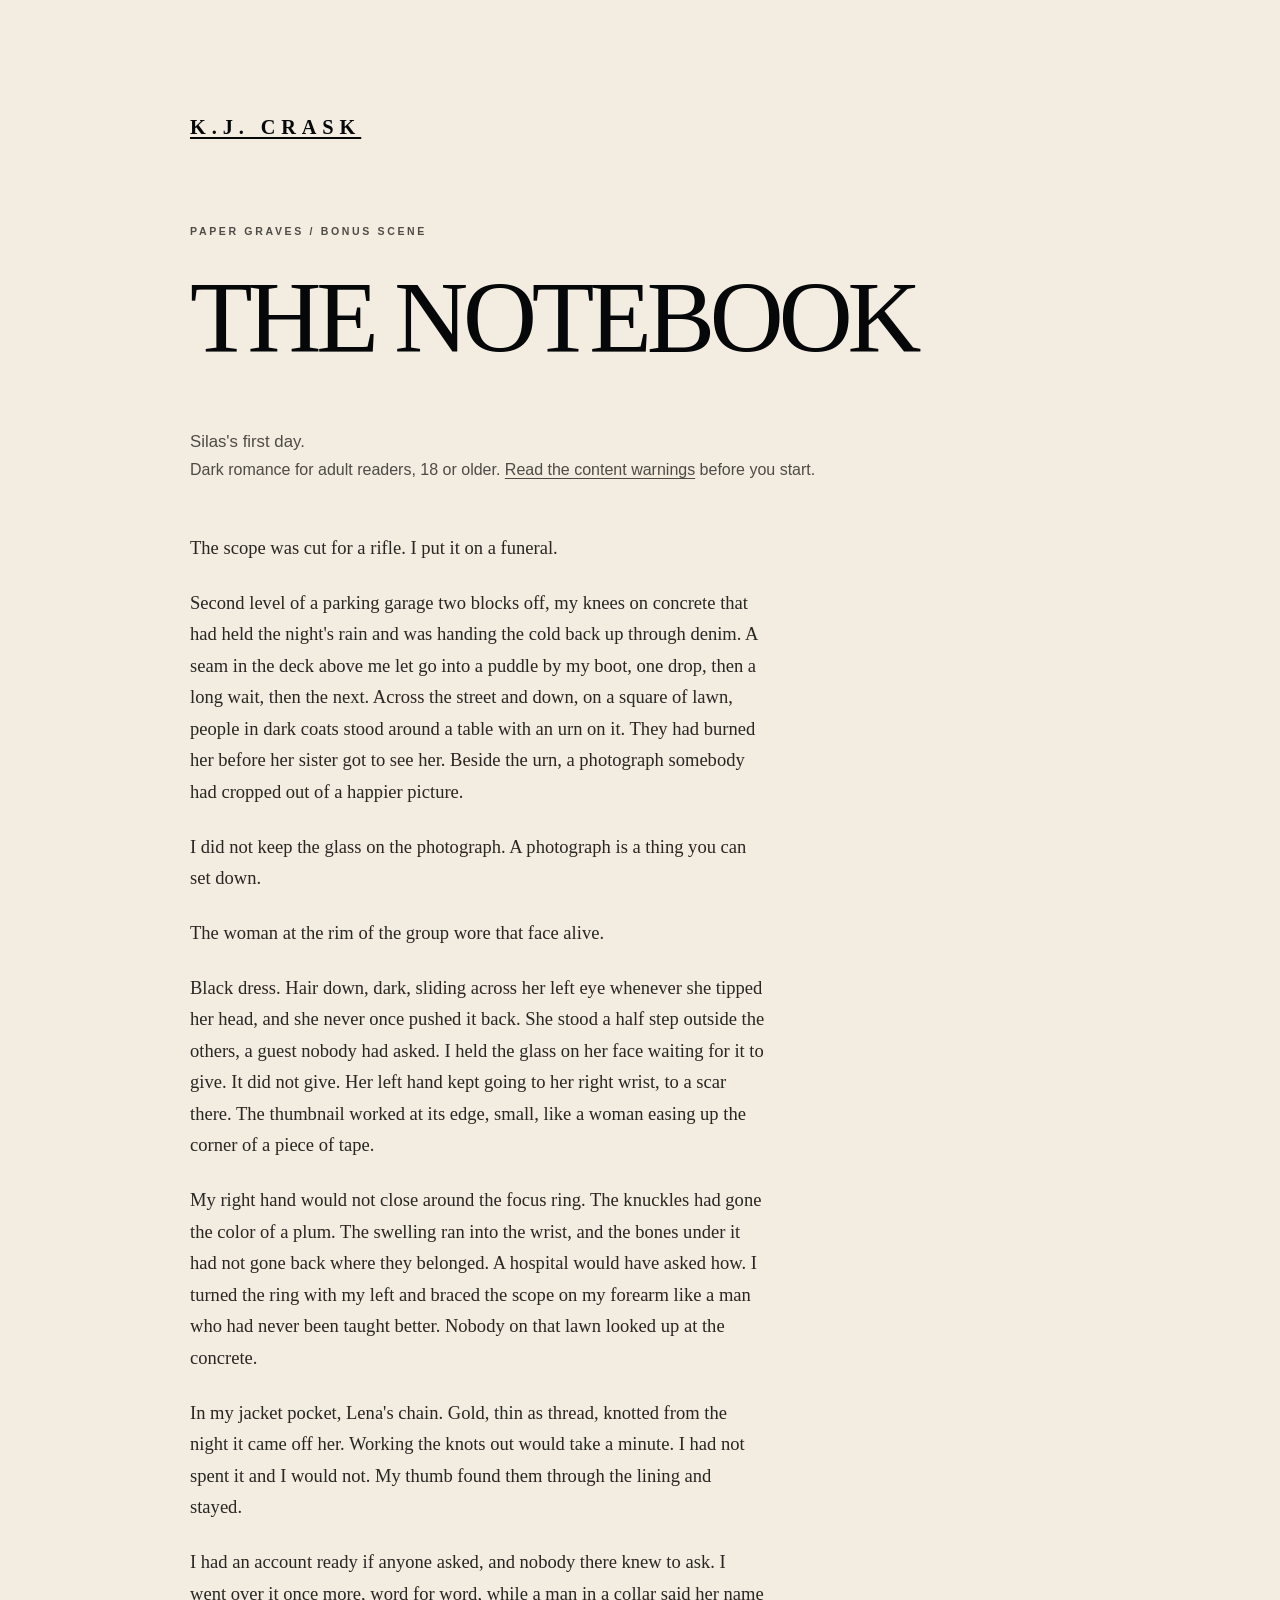
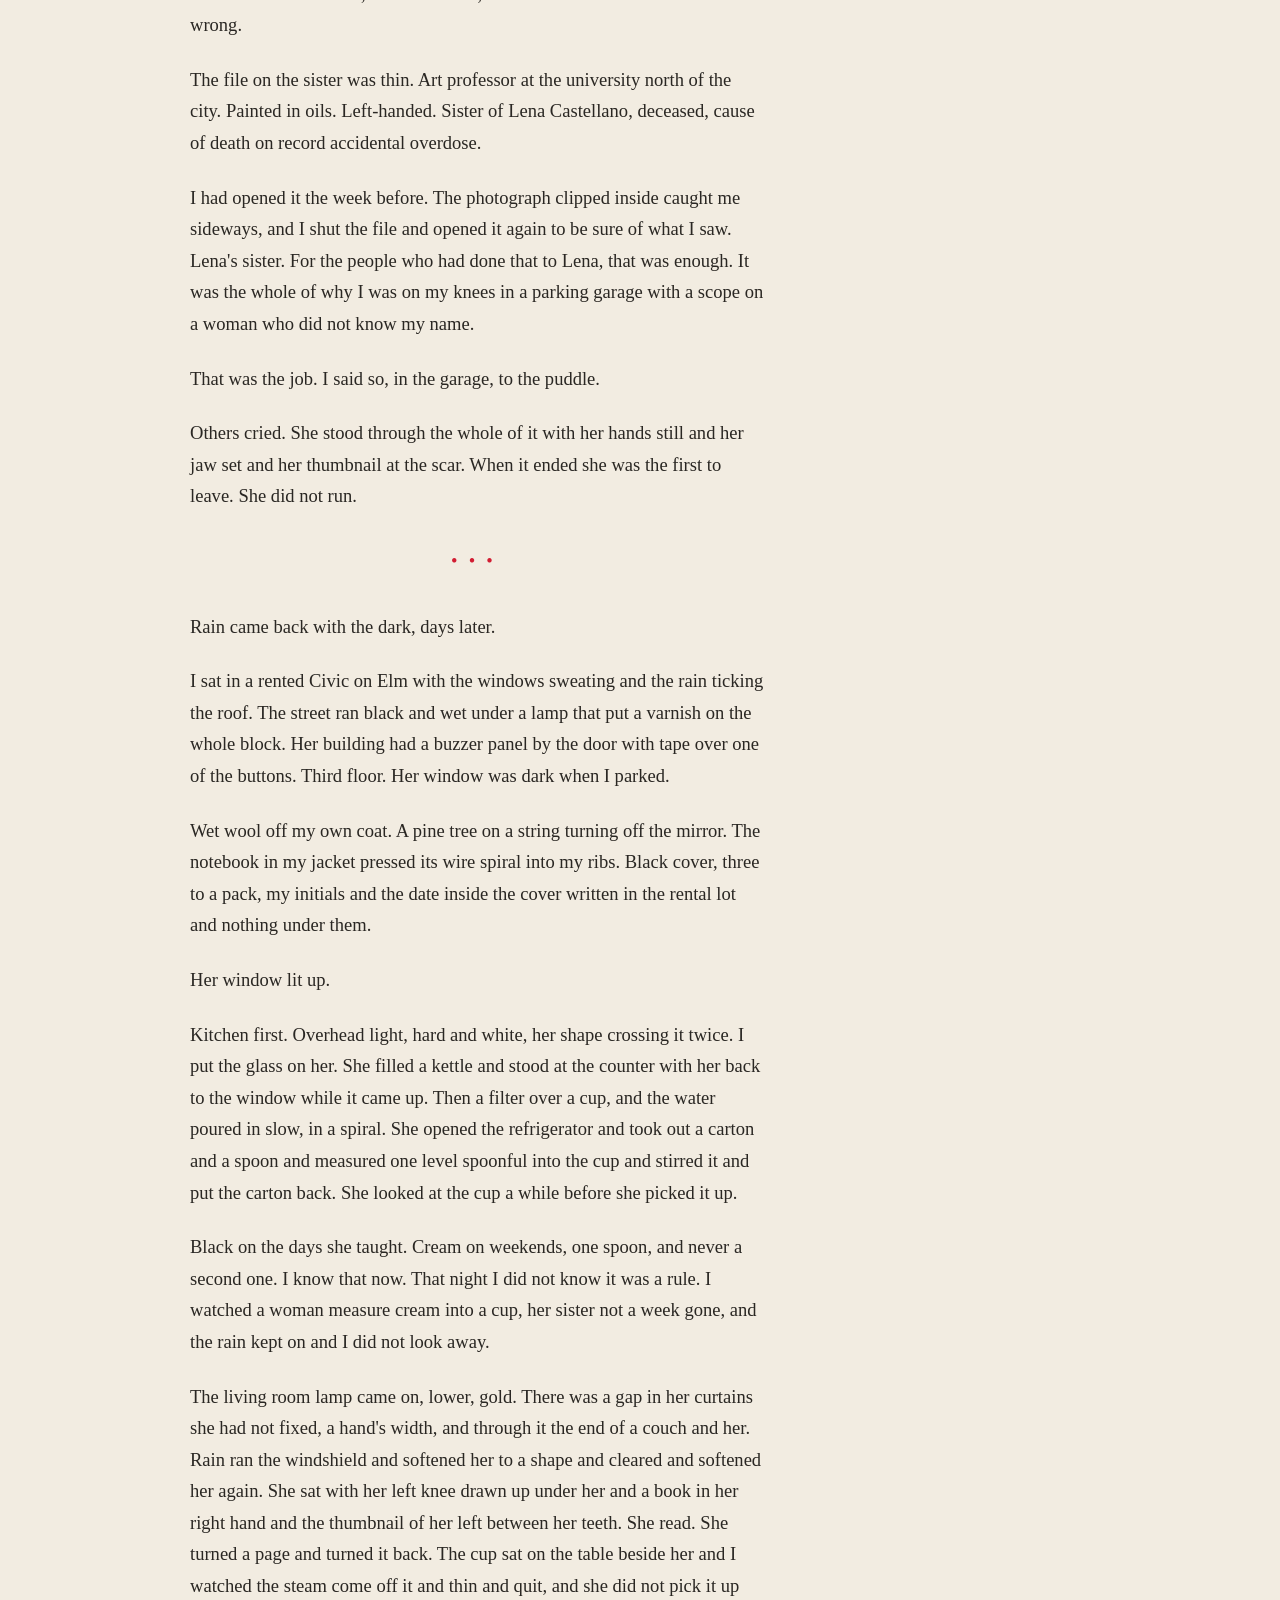
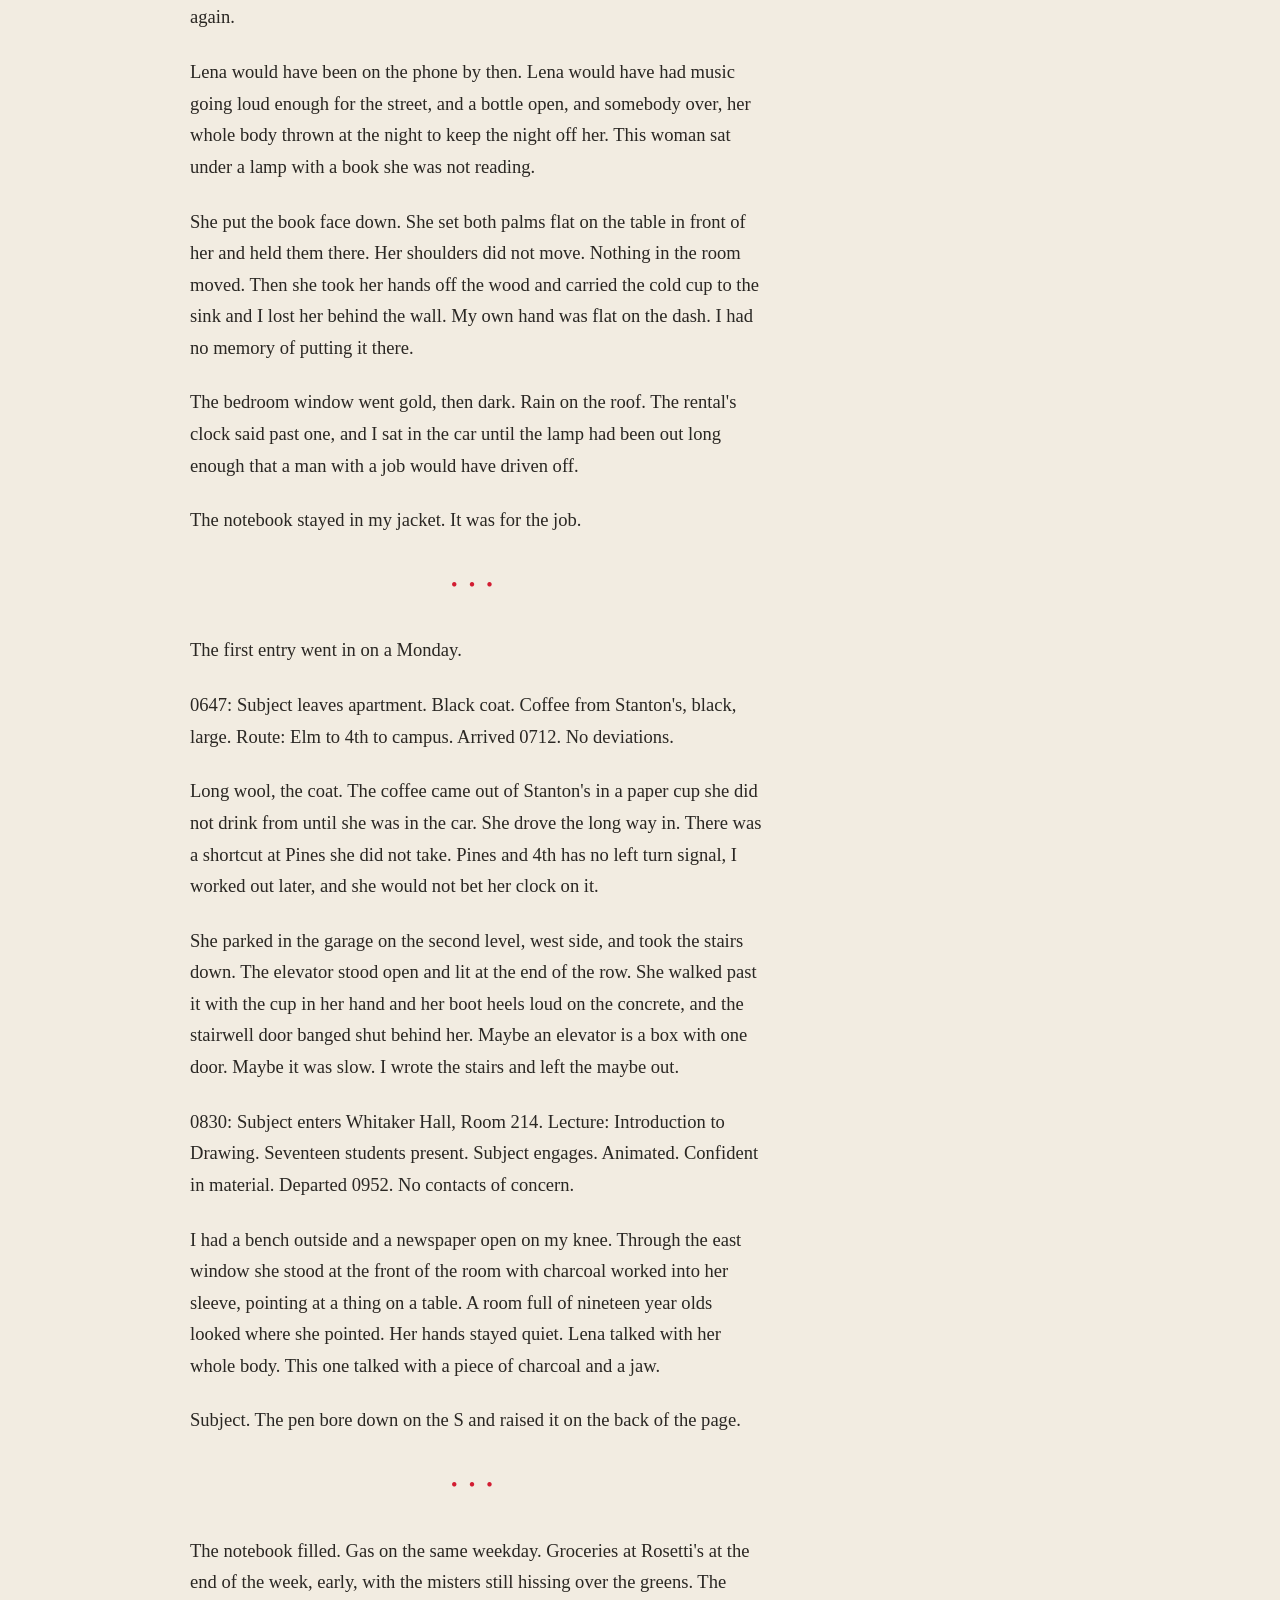
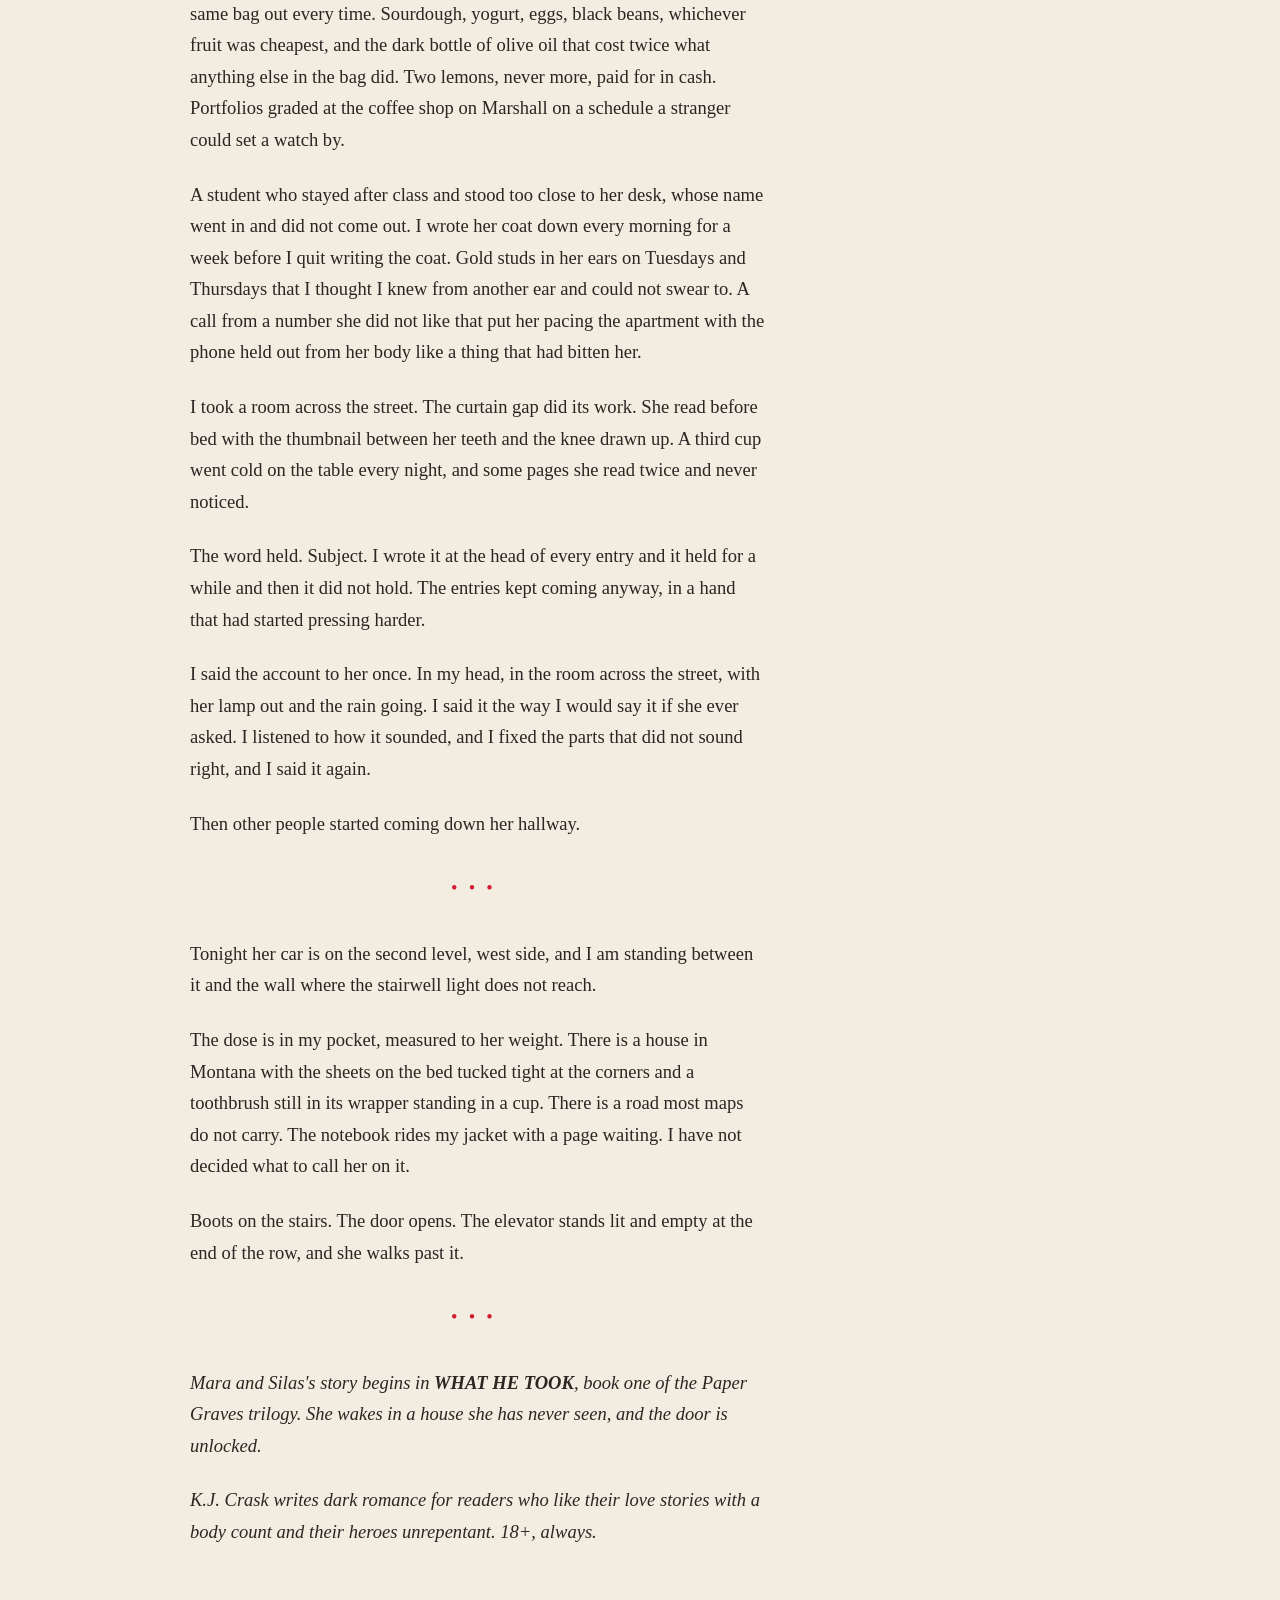
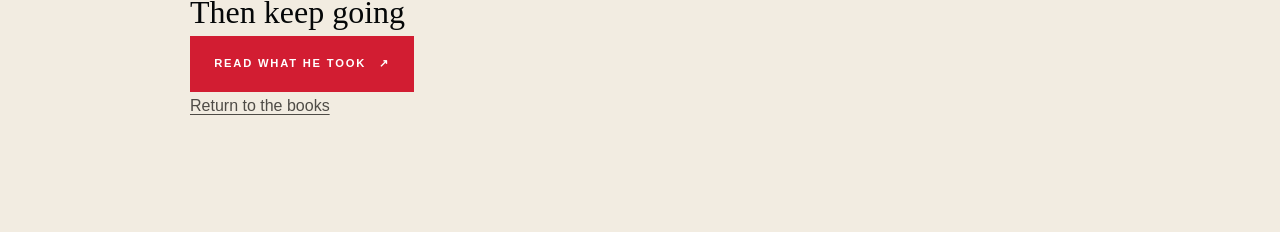
<file: bonus/the-notebook/index.html>
<!DOCTYPE html>
<html lang="en">
<head>
<meta charset="utf-8">
<meta name="viewport" content="width=device-width, initial-scale=1">
<title>THE NOTEBOOK | K.J. Crask</title>
<meta name="description" content="A Paper Graves bonus scene: Silas's first day.">
<meta name="robots" content="noindex, nofollow">
<meta name="theme-color" content="#050708">
<meta name="color-scheme" content="dark">
<link rel="icon" href="/favicon.svg" type="image/svg+xml">
<link rel="stylesheet" href="/css/site.css">
<link rel="stylesheet" href="/css/reading.css">
<script>
/* Google Analytics 4 (property "Author Page", measurement ID G-R7Y7XKEFZ5). Skipped when the
   browser sends Do Not Track or Global Privacy Control. */
(function(){var n=navigator;if(n.doNotTrack==="1"||n.globalPrivacyControl===true)return;
var s=document.createElement("script");s.async=true;s.src="https://www.googletagmanager.com/gtag/js?id=G-R7Y7XKEFZ5";document.head.appendChild(s);
window.dataLayer=window.dataLayer||[];function gtag(){dataLayer.push(arguments);}window.gtag=gtag;
gtag("js",new Date());gtag("config","G-R7Y7XKEFZ5",{anonymize_ip:true});})();
</script>
</head>
<body>
<main class="legal-page">
  <a class="wordmark" href="/">K.J. CRASK</a>
  <p class="micro-label">Paper Graves / Bonus scene</p>
  <h1>THE NOTEBOOK</h1>
  <p class="lede">Silas's first day.</p>
  <p>Dark romance for adult readers, 18 or older. <a href="/content-warnings/">Read the content warnings</a> before you start.</p>
  <article class="reading">
<p>The scope was cut for a rifle. I put it on a funeral.</p>
<p>Second level of a parking garage two blocks off, my knees on concrete that had held the night's rain and was handing the cold back up through denim. A seam in the deck above me let go into a puddle by my boot, one drop, then a long wait, then the next. Across the street and down, on a square of lawn, people in dark coats stood around a table with an urn on it. They had burned her before her sister got to see her. Beside the urn, a photograph somebody had cropped out of a happier picture.</p>
<p>I did not keep the glass on the photograph. A photograph is a thing you can set down.</p>
<p>The woman at the rim of the group wore that face alive.</p>
<p>Black dress. Hair down, dark, sliding across her left eye whenever she tipped her head, and she never once pushed it back. She stood a half step outside the others, a guest nobody had asked. I held the glass on her face waiting for it to give. It did not give. Her left hand kept going to her right wrist, to a scar there. The thumbnail worked at its edge, small, like a woman easing up the corner of a piece of tape.</p>
<p>My right hand would not close around the focus ring. The knuckles had gone the color of a plum. The swelling ran into the wrist, and the bones under it had not gone back where they belonged. A hospital would have asked how. I turned the ring with my left and braced the scope on my forearm like a man who had never been taught better. Nobody on that lawn looked up at the concrete.</p>
<p>In my jacket pocket, Lena's chain. Gold, thin as thread, knotted from the night it came off her. Working the knots out would take a minute. I had not spent it and I would not. My thumb found them through the lining and stayed.</p>
<p>I had an account ready if anyone asked, and nobody there knew to ask. I went over it once more, word for word, while a man in a collar said her name wrong.</p>
<p>The file on the sister was thin. Art professor at the university north of the city. Painted in oils. Left-handed. Sister of Lena Castellano, deceased, cause of death on record accidental overdose.</p>
<p>I had opened it the week before. The photograph clipped inside caught me sideways, and I shut the file and opened it again to be sure of what I saw. Lena's sister. For the people who had done that to Lena, that was enough. It was the whole of why I was on my knees in a parking garage with a scope on a woman who did not know my name.</p>
<p>That was the job. I said so, in the garage, to the puddle.</p>
<p>Others cried. She stood through the whole of it with her hands still and her jaw set and her thumbnail at the scar. When it ended she was the first to leave. She did not run.</p>
<hr class="scene-break">
<p>Rain came back with the dark, days later.</p>
<p>I sat in a rented Civic on Elm with the windows sweating and the rain ticking the roof. The street ran black and wet under a lamp that put a varnish on the whole block. Her building had a buzzer panel by the door with tape over one of the buttons. Third floor. Her window was dark when I parked.</p>
<p>Wet wool off my own coat. A pine tree on a string turning off the mirror. The notebook in my jacket pressed its wire spiral into my ribs. Black cover, three to a pack, my initials and the date inside the cover written in the rental lot and nothing under them.</p>
<p>Her window lit up.</p>
<p>Kitchen first. Overhead light, hard and white, her shape crossing it twice. I put the glass on her. She filled a kettle and stood at the counter with her back to the window while it came up. Then a filter over a cup, and the water poured in slow, in a spiral. She opened the refrigerator and took out a carton and a spoon and measured one level spoonful into the cup and stirred it and put the carton back. She looked at the cup a while before she picked it up.</p>
<p>Black on the days she taught. Cream on weekends, one spoon, and never a second one. I know that now. That night I did not know it was a rule. I watched a woman measure cream into a cup, her sister not a week gone, and the rain kept on and I did not look away.</p>
<p>The living room lamp came on, lower, gold. There was a gap in her curtains she had not fixed, a hand's width, and through it the end of a couch and her. Rain ran the windshield and softened her to a shape and cleared and softened her again. She sat with her left knee drawn up under her and a book in her right hand and the thumbnail of her left between her teeth. She read. She turned a page and turned it back. The cup sat on the table beside her and I watched the steam come off it and thin and quit, and she did not pick it up again.</p>
<p>Lena would have been on the phone by then. Lena would have had music going loud enough for the street, and a bottle open, and somebody over, her whole body thrown at the night to keep the night off her. This woman sat under a lamp with a book she was not reading.</p>
<p>She put the book face down. She set both palms flat on the table in front of her and held them there. Her shoulders did not move. Nothing in the room moved. Then she took her hands off the wood and carried the cold cup to the sink and I lost her behind the wall. My own hand was flat on the dash. I had no memory of putting it there.</p>
<p>The bedroom window went gold, then dark. Rain on the roof. The rental's clock said past one, and I sat in the car until the lamp had been out long enough that a man with a job would have driven off.</p>
<p>The notebook stayed in my jacket. It was for the job.</p>
<hr class="scene-break">
<p>The first entry went in on a Monday.</p>
<p>0647: Subject leaves apartment. Black coat. Coffee from Stanton's, black, large. Route: Elm to 4th to campus. Arrived 0712. No deviations.</p>
<p>Long wool, the coat. The coffee came out of Stanton's in a paper cup she did not drink from until she was in the car. She drove the long way in. There was a shortcut at Pines she did not take. Pines and 4th has no left turn signal, I worked out later, and she would not bet her clock on it.</p>
<p>She parked in the garage on the second level, west side, and took the stairs down. The elevator stood open and lit at the end of the row. She walked past it with the cup in her hand and her boot heels loud on the concrete, and the stairwell door banged shut behind her. Maybe an elevator is a box with one door. Maybe it was slow. I wrote the stairs and left the maybe out.</p>
<p>0830: Subject enters Whitaker Hall, Room 214. Lecture: Introduction to Drawing. Seventeen students present. Subject engages. Animated. Confident in material. Departed 0952. No contacts of concern.</p>
<p>I had a bench outside and a newspaper open on my knee. Through the east window she stood at the front of the room with charcoal worked into her sleeve, pointing at a thing on a table. A room full of nineteen year olds looked where she pointed. Her hands stayed quiet. Lena talked with her whole body. This one talked with a piece of charcoal and a jaw.</p>
<p>Subject. The pen bore down on the S and raised it on the back of the page.</p>
<hr class="scene-break">
<p>The notebook filled. Gas on the same weekday. Groceries at Rosetti's at the end of the week, early, with the misters still hissing over the greens. The same bag out every time. Sourdough, yogurt, eggs, black beans, whichever fruit was cheapest, and the dark bottle of olive oil that cost twice what anything else in the bag did. Two lemons, never more, paid for in cash. Portfolios graded at the coffee shop on Marshall on a schedule a stranger could set a watch by.</p>
<p>A student who stayed after class and stood too close to her desk, whose name went in and did not come out. I wrote her coat down every morning for a week before I quit writing the coat. Gold studs in her ears on Tuesdays and Thursdays that I thought I knew from another ear and could not swear to. A call from a number she did not like that put her pacing the apartment with the phone held out from her body like a thing that had bitten her.</p>
<p>I took a room across the street. The curtain gap did its work. She read before bed with the thumbnail between her teeth and the knee drawn up. A third cup went cold on the table every night, and some pages she read twice and never noticed.</p>
<p>The word held. Subject. I wrote it at the head of every entry and it held for a while and then it did not hold. The entries kept coming anyway, in a hand that had started pressing harder.</p>
<p>I said the account to her once. In my head, in the room across the street, with her lamp out and the rain going. I said it the way I would say it if she ever asked. I listened to how it sounded, and I fixed the parts that did not sound right, and I said it again.</p>
<p>Then other people started coming down her hallway.</p>
<hr class="scene-break">
<p>Tonight her car is on the second level, west side, and I am standing between it and the wall where the stairwell light does not reach.</p>
<p>The dose is in my pocket, measured to her weight. There is a house in Montana with the sheets on the bed tucked tight at the corners and a toothbrush still in its wrapper standing in a cup. There is a road most maps do not carry. The notebook rides my jacket with a page waiting. I have not decided what to call her on it.</p>
<p>Boots on the stairs. The door opens. The elevator stands lit and empty at the end of the row, and she walks past it.</p>
<hr class="scene-break">
<p><em>Mara and Silas's story begins in <strong>WHAT HE TOOK</strong>, book one of the Paper Graves trilogy. She wakes in a house she has never seen, and the door is unlocked.</em></p>
<p><em>K.J. Crask writes dark romance for readers who like their love stories with a body count and their heroes unrepentant. 18+, always.</em></p>
  </article>
  <h2>Then keep going</h2>
  <p><a class="button button-primary" href="https://www.amazon.com/dp/B0HFGVGJD4" target="_blank" rel="noreferrer" data-event="amazon_click" data-book="what-he-took" data-place="notebook-read">Read WHAT HE TOOK <span aria-hidden="true">&#8599;</span></a></p>
  <p><a href="/">Return to the books</a></p>
</main>
<script src="/js/site.js" defer></script>
</body>
</html>
</file>
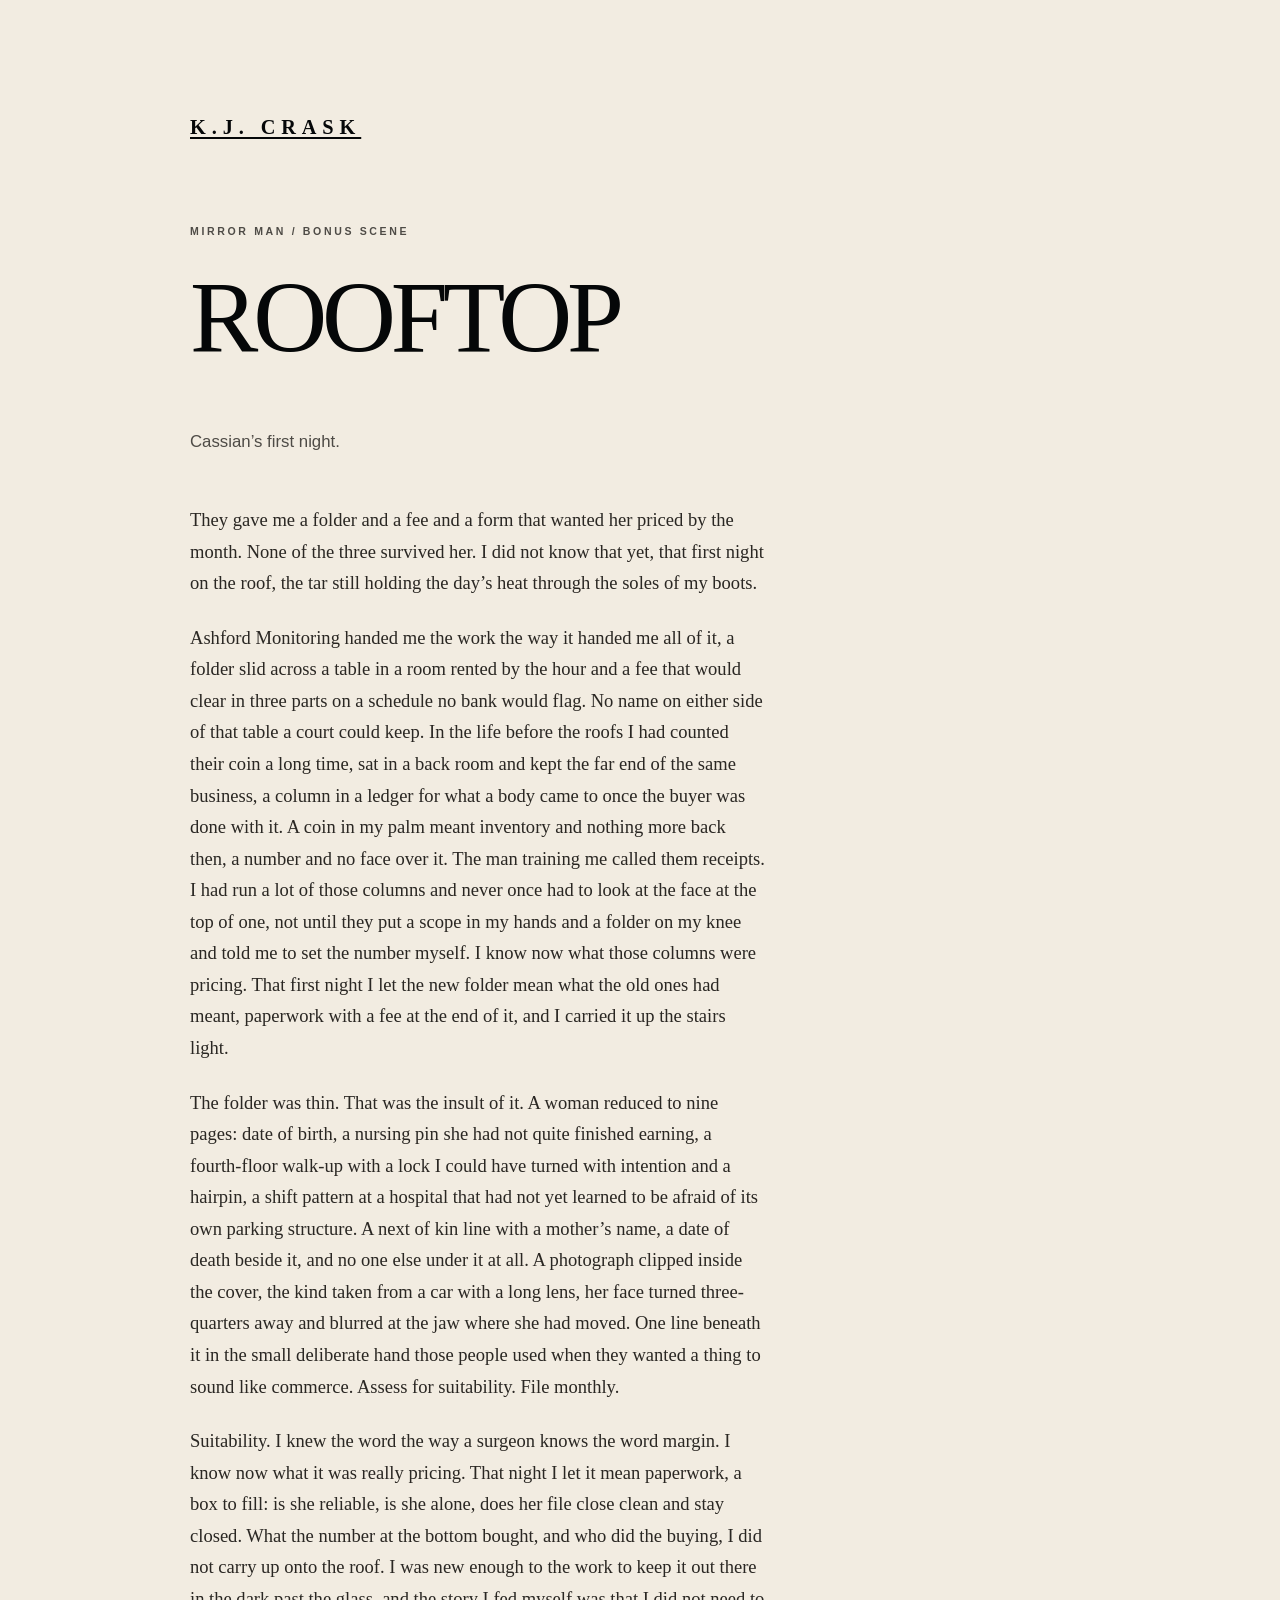
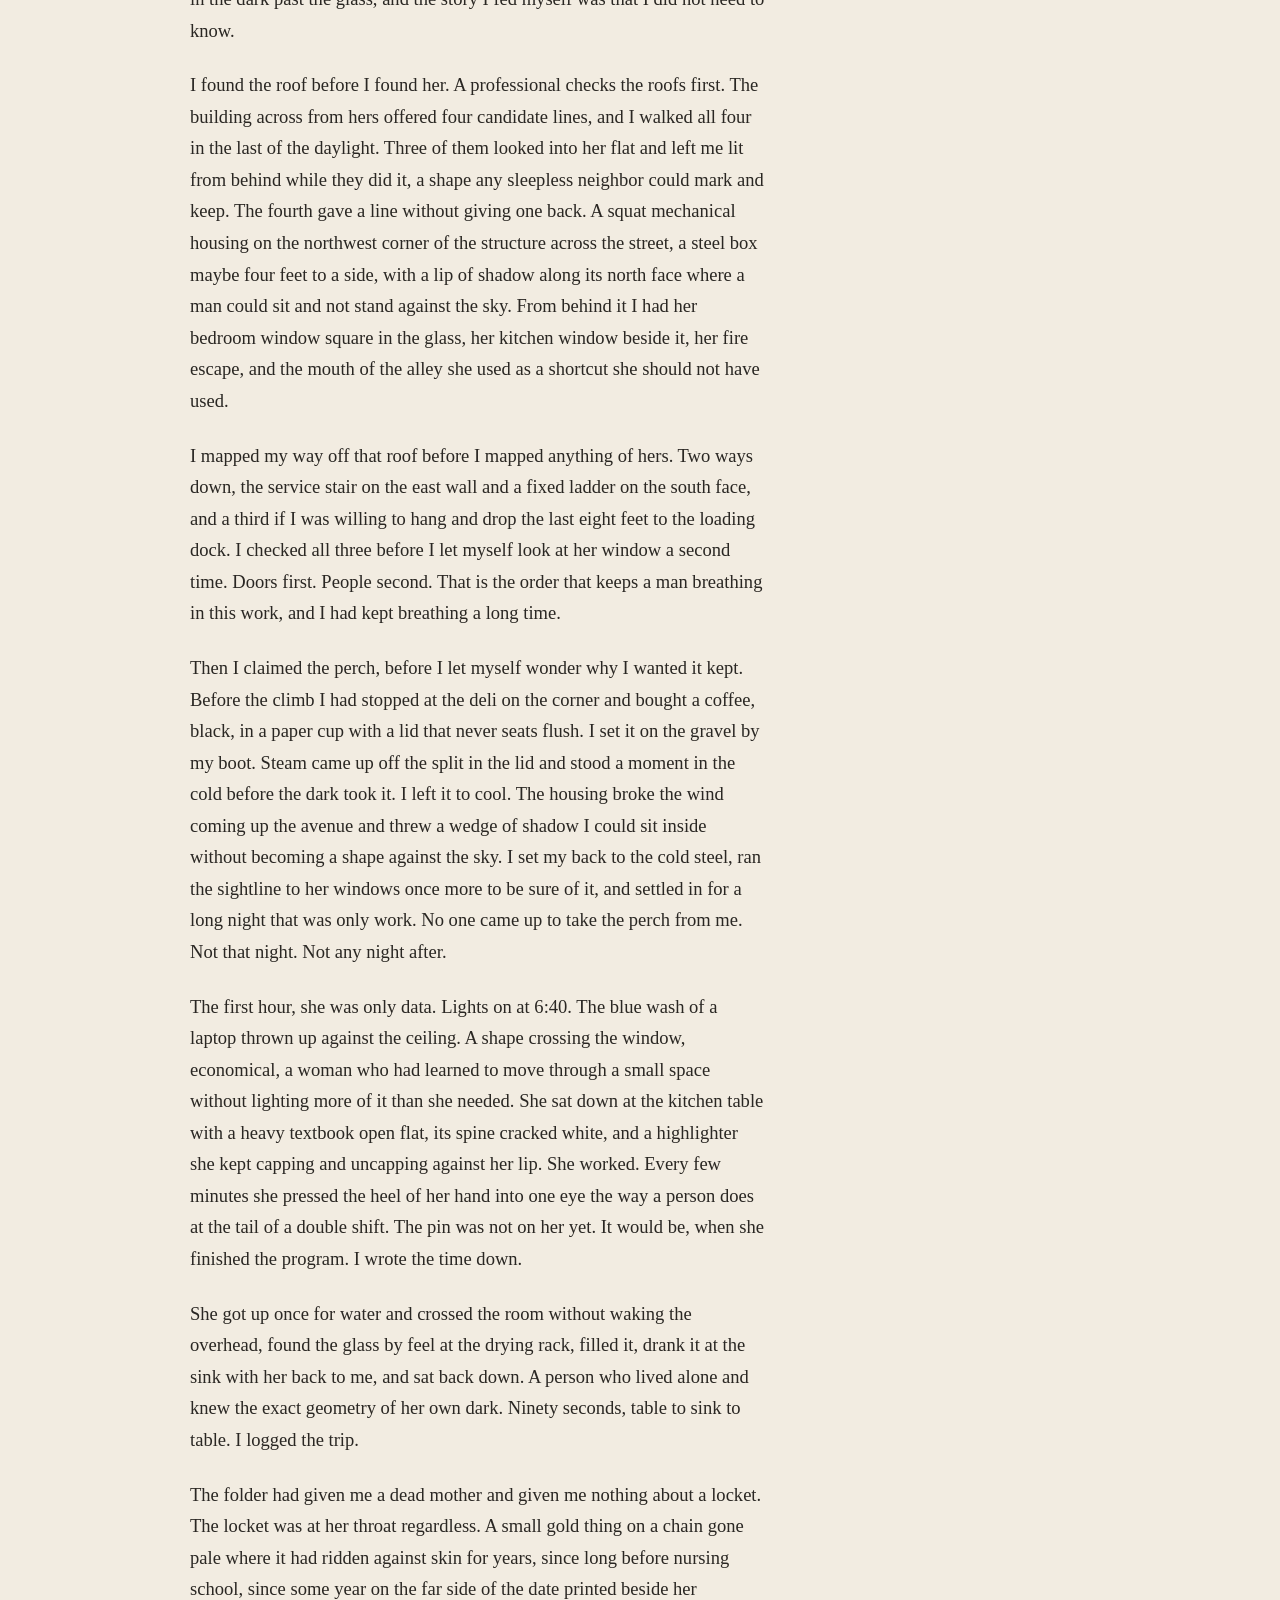
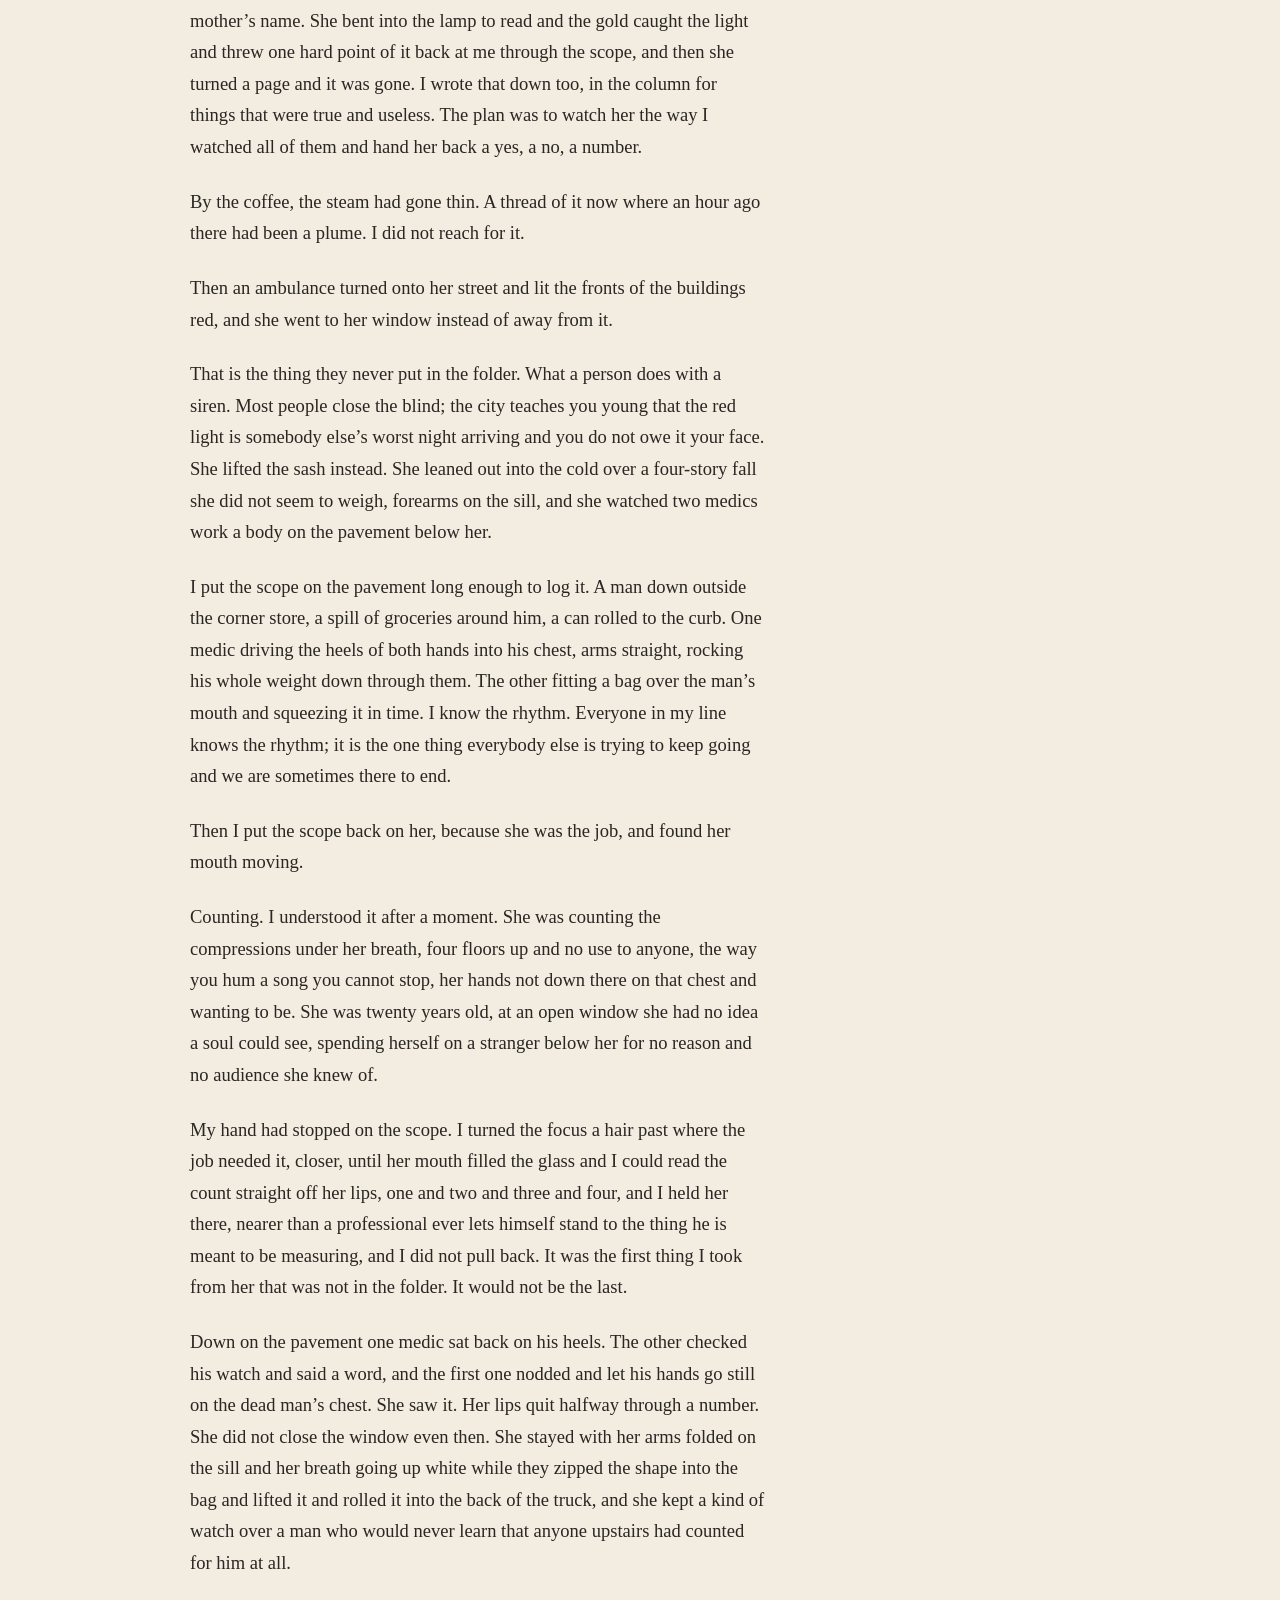
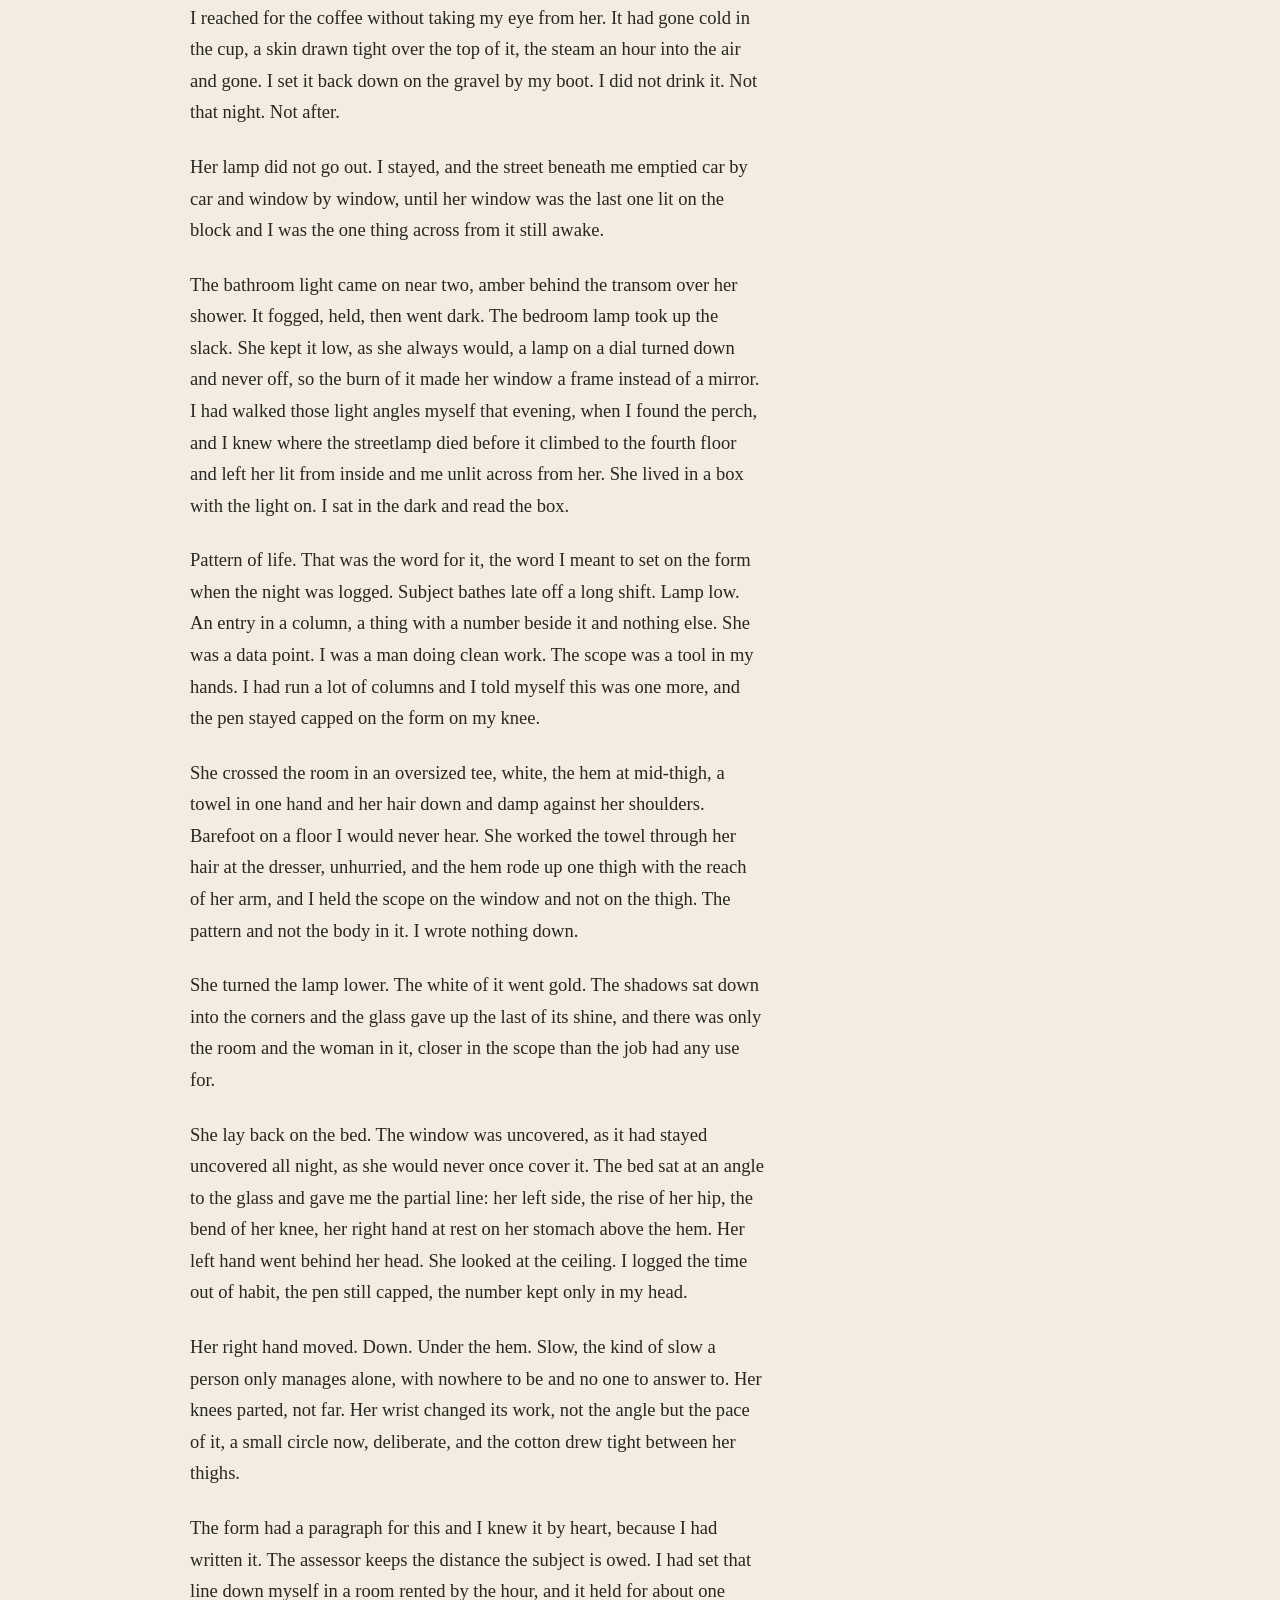
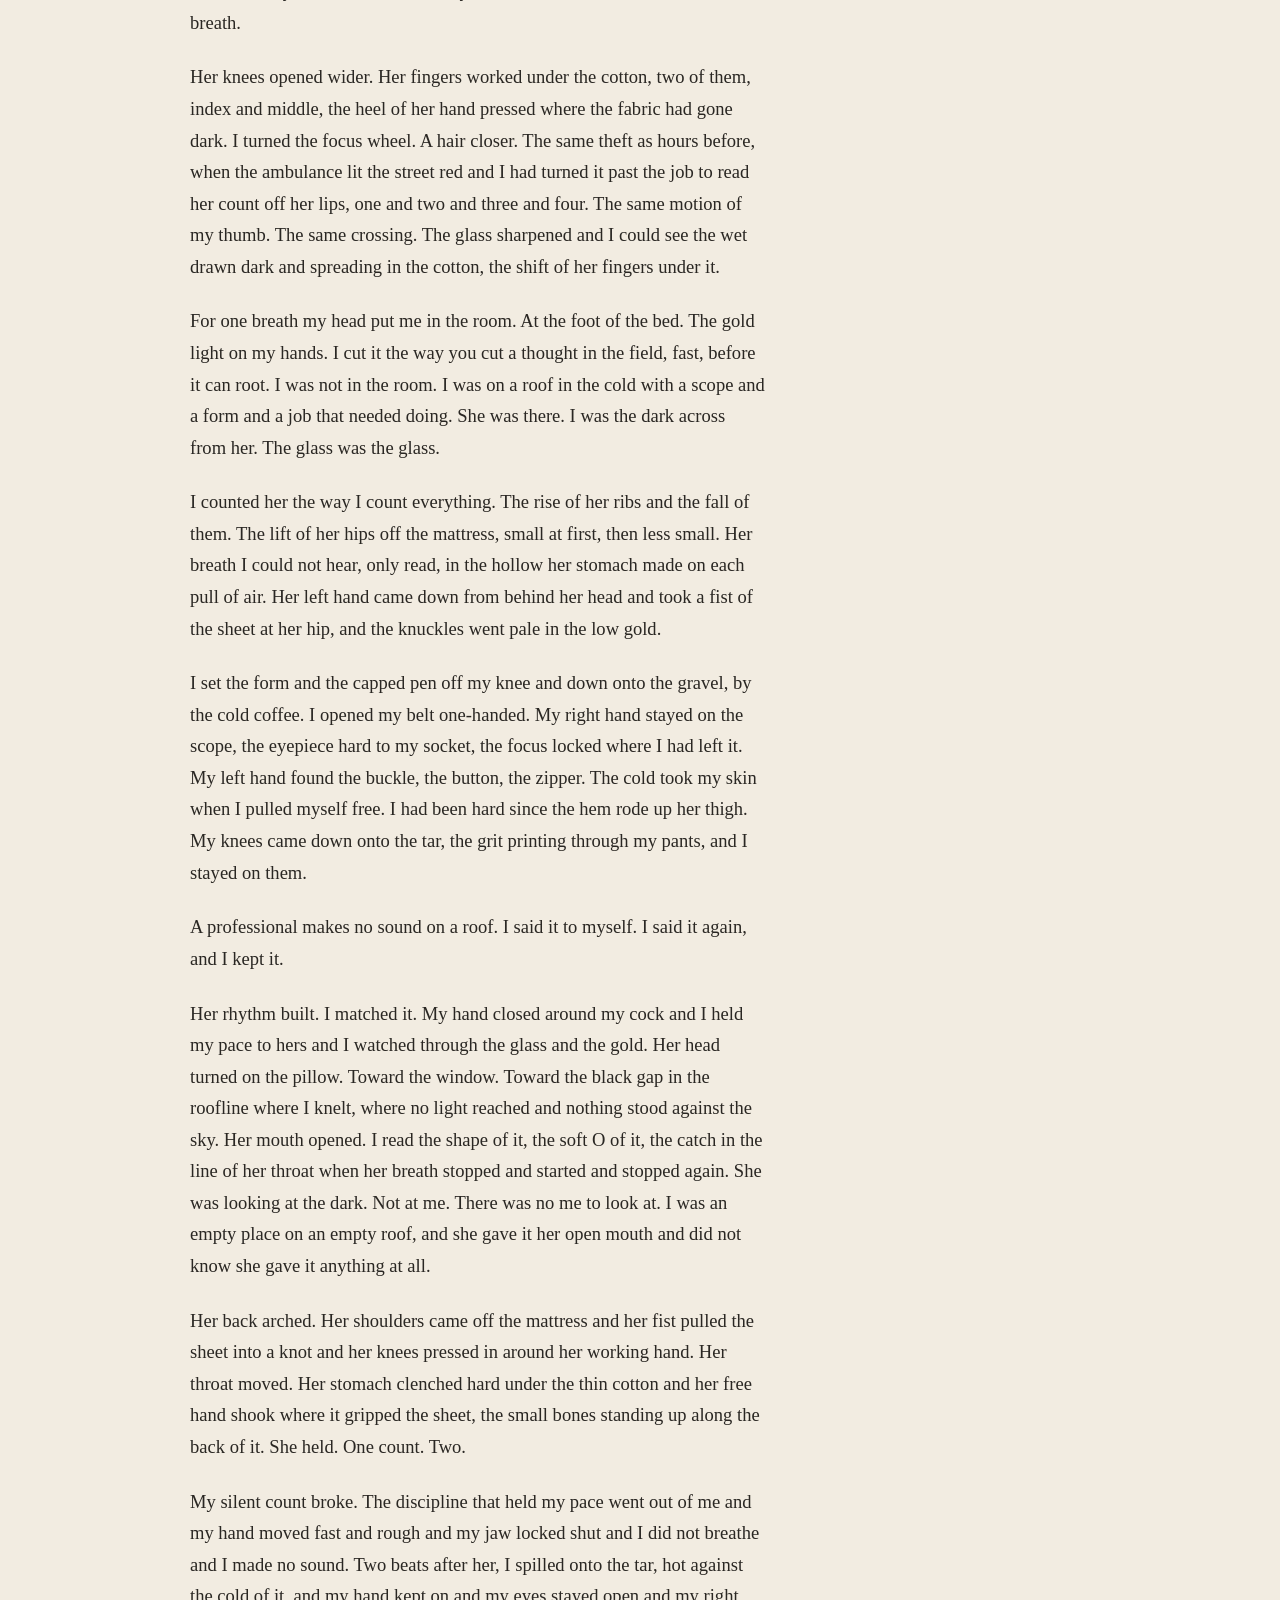
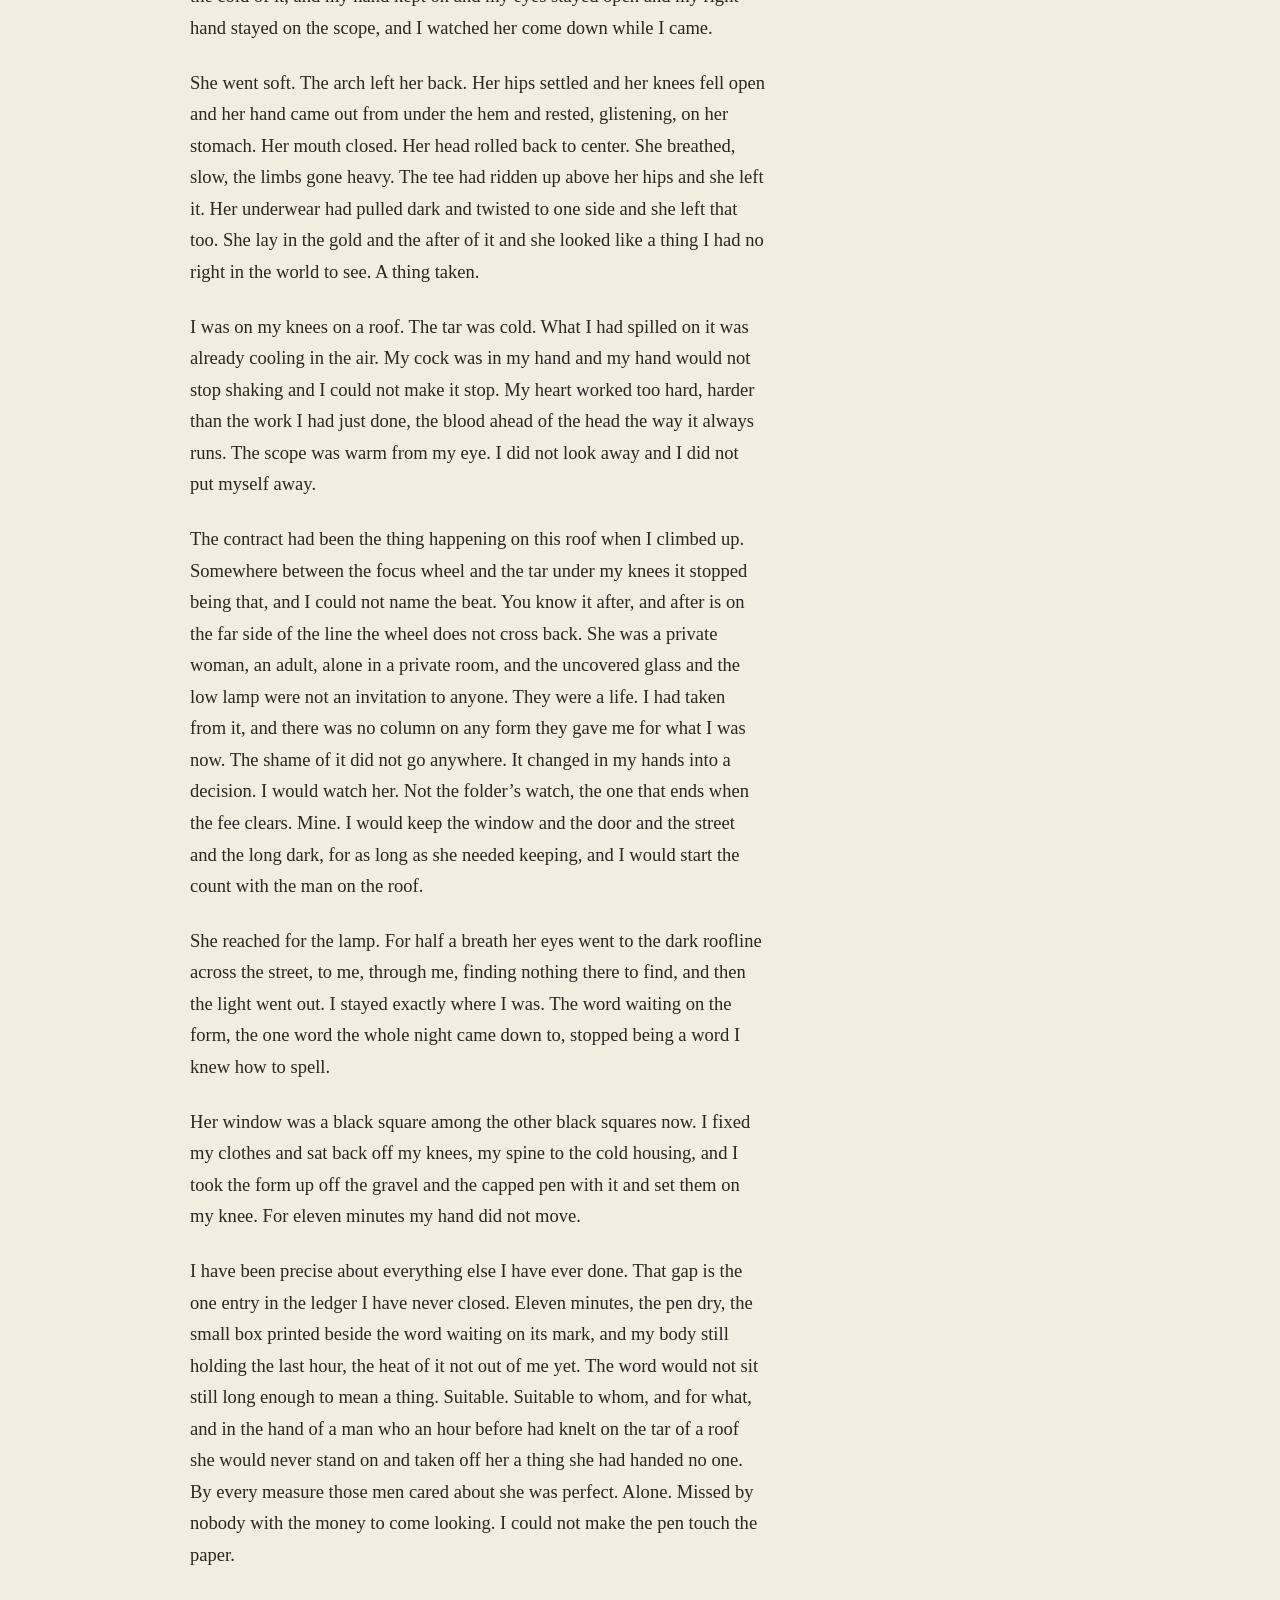
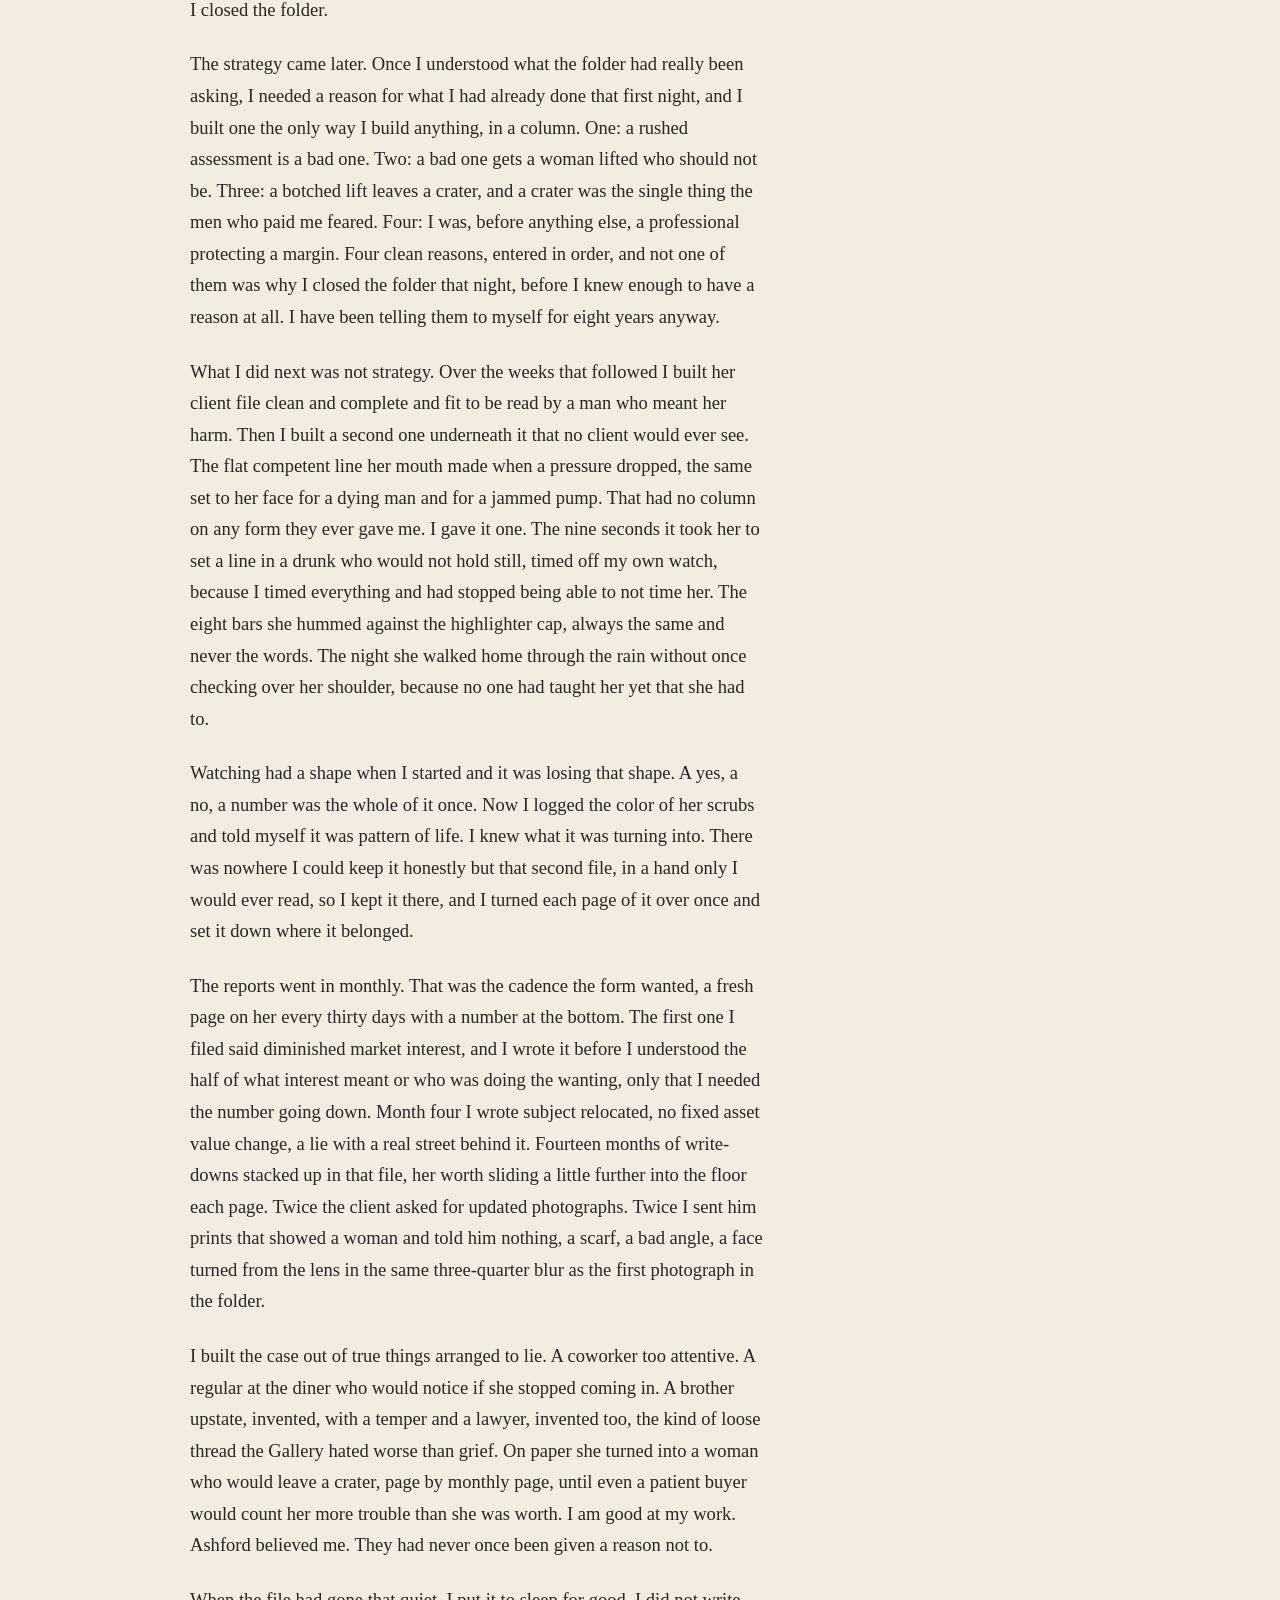
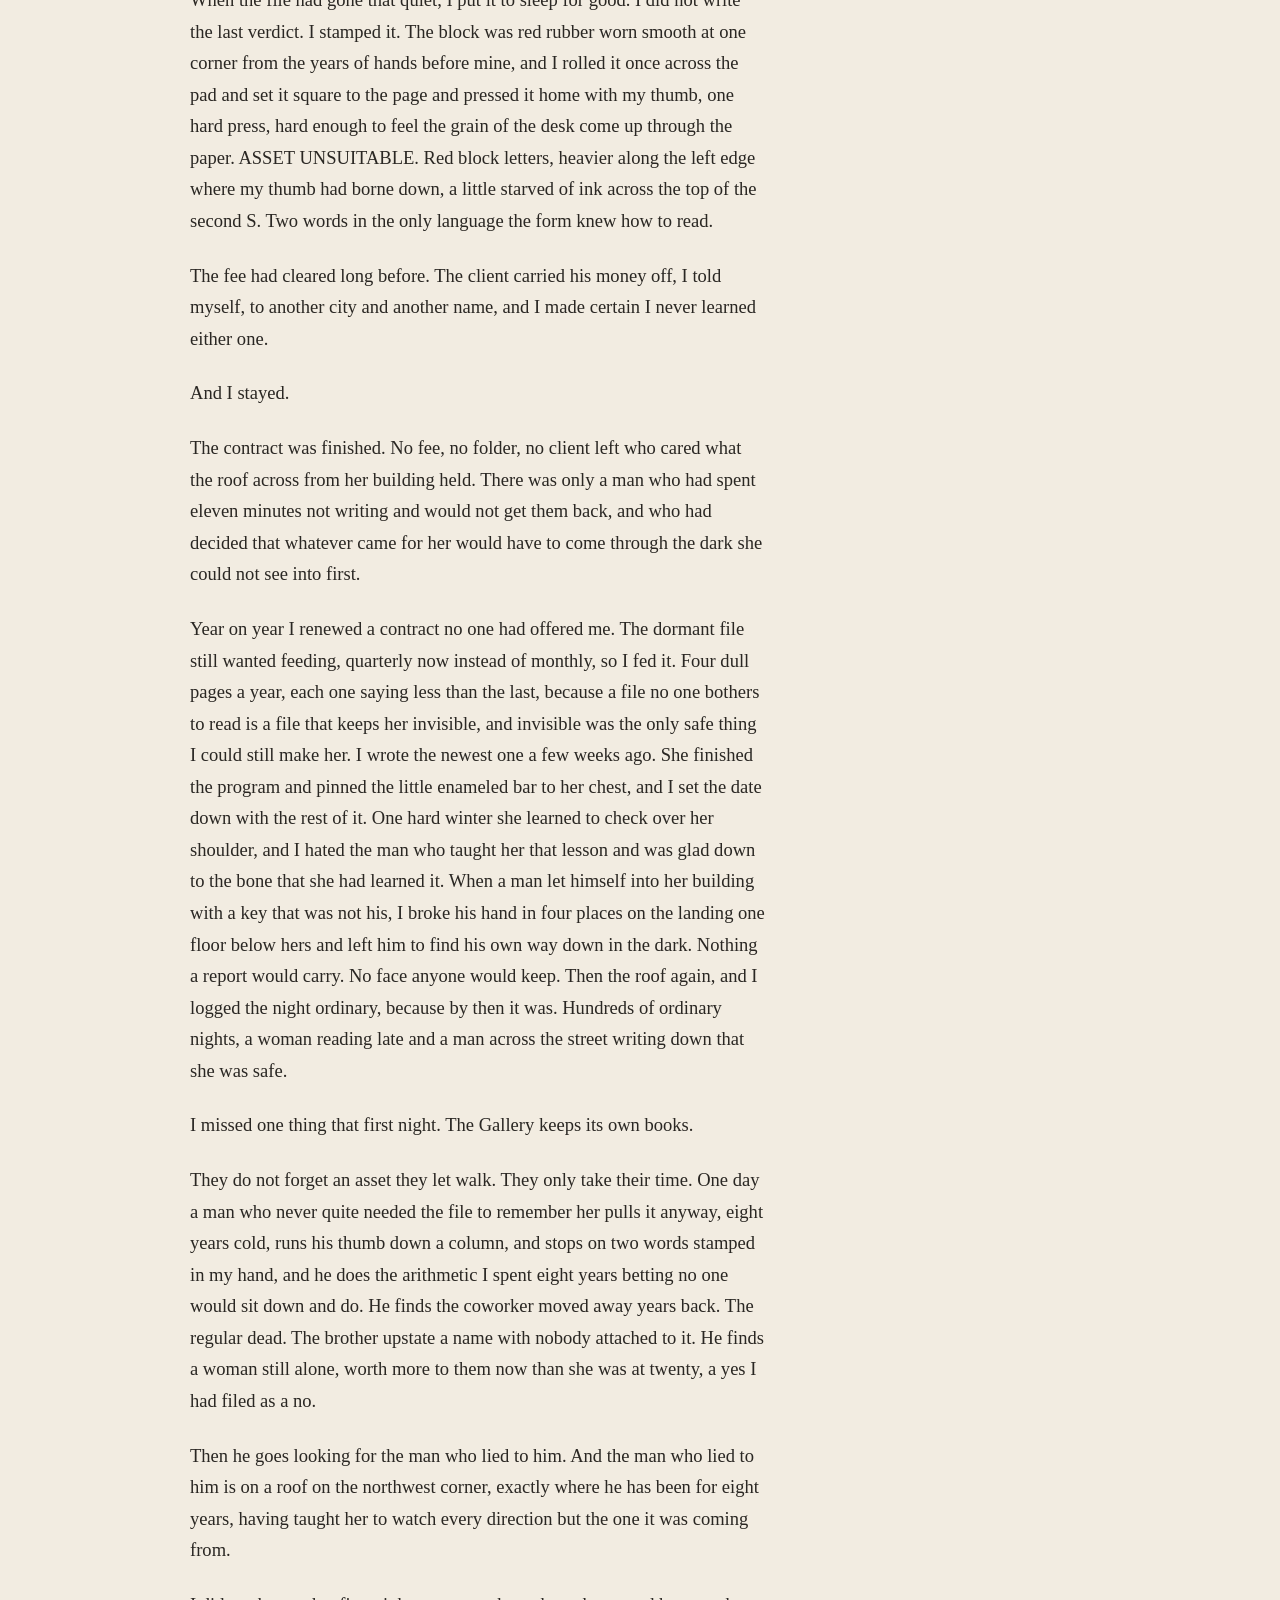
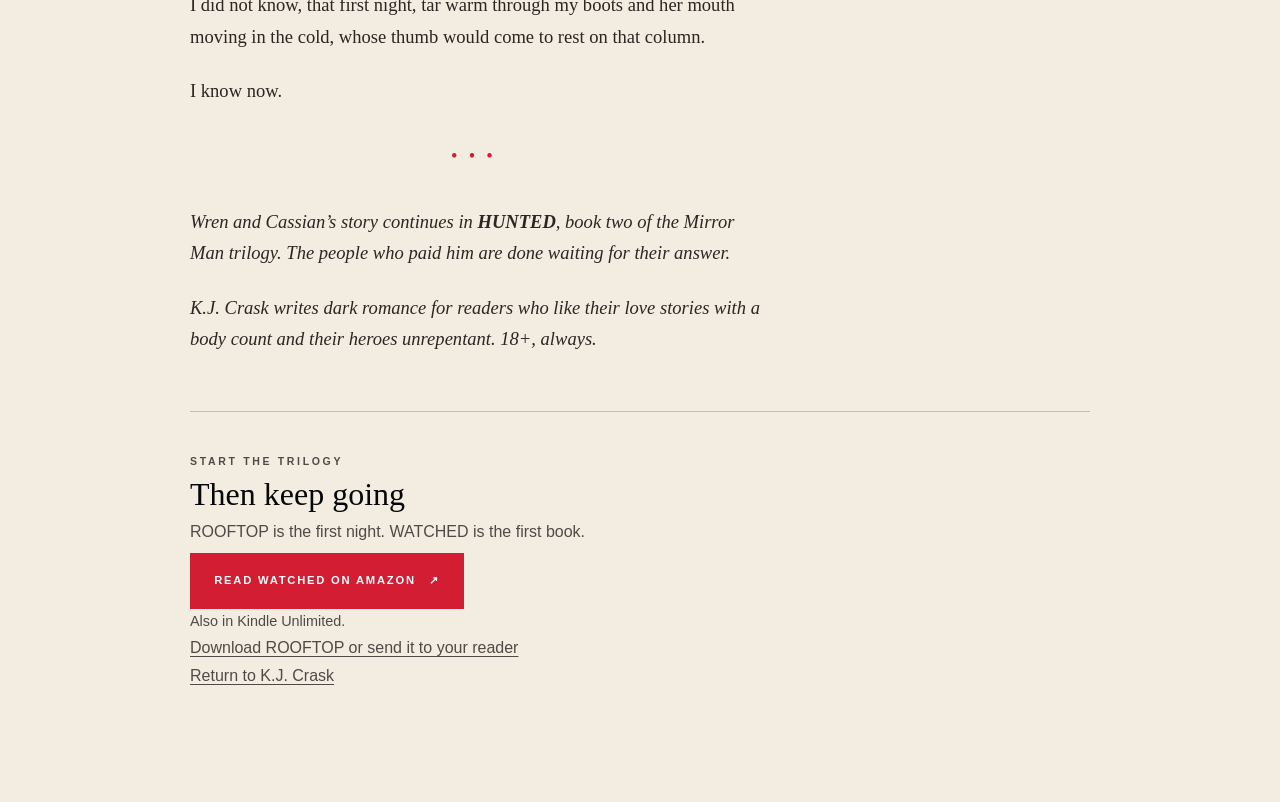
<file: rooftop/read/index.html>
<!DOCTYPE html>
<html lang="en">
<head>
<meta charset="utf-8">
<meta name="viewport" content="width=device-width, initial-scale=1">
<title>ROOFTOP | K.J. Crask</title>
<meta name="description" content="ROOFTOP, the free Mirror Man bonus scene by K.J. Crask. Cassian's first night on the roof, read online.">
<meta name="robots" content="noindex, nofollow">
<link rel="canonical" href="https://kjcrask.com/rooftop/read/">
<meta name="theme-color" content="#050708">
<meta name="color-scheme" content="dark">
<link rel="icon" href="/favicon.svg" type="image/svg+xml">
<link rel="stylesheet" href="/css/site.css">
<script>
/* Google Analytics 4 (property "Author Page", measurement ID G-R7Y7XKEFZ5). Skipped when the
   browser sends Do Not Track or Global Privacy Control. */
(function(){var n=navigator;if(n.doNotTrack==="1"||n.globalPrivacyControl===true)return;
var s=document.createElement("script");s.async=true;s.src="https://www.googletagmanager.com/gtag/js?id=G-R7Y7XKEFZ5";document.head.appendChild(s);
window.dataLayer=window.dataLayer||[];function gtag(){dataLayer.push(arguments);}window.gtag=gtag;
gtag("js",new Date());gtag("config","G-R7Y7XKEFZ5",{anonymize_ip:true});})();
</script>

<link rel="stylesheet" href="/css/reading.css">
</head>
<body>
<main class="legal-page">
  <a class="wordmark" href="/">K.J. CRASK</a>
  <p class="micro-label">Mirror Man / Bonus scene</p>
  <h1>ROOFTOP</h1>
  <p class="lede">Cassian&#8217;s first night.</p>
  <article class="reading" aria-label="ROOFTOP, the full scene">
    <p>They gave me a folder and a fee and a form that wanted her priced by the month. None of the three survived her. I did not know that yet, that first night on the roof, the tar still holding the day’s heat through the soles of my boots.</p>
    <p>Ashford Monitoring handed me the work the way it handed me all of it, a folder slid across a table in a room rented by the hour and a fee that would clear in three parts on a schedule no bank would flag. No name on either side of that table a court could keep. In the life before the roofs I had counted their coin a long time, sat in a back room and kept the far end of the same business, a column in a ledger for what a body came to once the buyer was done with it. A coin in my palm meant inventory and nothing more back then, a number and no face over it. The man training me called them receipts. I had run a lot of those columns and never once had to look at the face at the top of one, not until they put a scope in my hands and a folder on my knee and told me to set the number myself. I know now what those columns were pricing. That first night I let the new folder mean what the old ones had meant, paperwork with a fee at the end of it, and I carried it up the stairs light.</p>
    <p>The folder was thin. That was the insult of it. A woman reduced to nine pages: date of birth, a nursing pin she had not quite finished earning, a fourth-floor walk-up with a lock I could have turned with intention and a hairpin, a shift pattern at a hospital that had not yet learned to be afraid of its own parking structure. A next of kin line with a mother’s name, a date of death beside it, and no one else under it at all. A photograph clipped inside the cover, the kind taken from a car with a long lens, her face turned three-quarters away and blurred at the jaw where she had moved. One line beneath it in the small deliberate hand those people used when they wanted a thing to sound like commerce. Assess for suitability. File monthly.</p>
    <p>Suitability. I knew the word the way a surgeon knows the word margin. I know now what it was really pricing. That night I let it mean paperwork, a box to fill: is she reliable, is she alone, does her file close clean and stay closed. What the number at the bottom bought, and who did the buying, I did not carry up onto the roof. I was new enough to the work to keep it out there in the dark past the glass, and the story I fed myself was that I did not need to know.</p>
    <p>I found the roof before I found her. A professional checks the roofs first. The building across from hers offered four candidate lines, and I walked all four in the last of the daylight. Three of them looked into her flat and left me lit from behind while they did it, a shape any sleepless neighbor could mark and keep. The fourth gave a line without giving one back. A squat mechanical housing on the northwest corner of the structure across the street, a steel box maybe four feet to a side, with a lip of shadow along its north face where a man could sit and not stand against the sky. From behind it I had her bedroom window square in the glass, her kitchen window beside it, her fire escape, and the mouth of the alley she used as a shortcut she should not have used.</p>
    <p>I mapped my way off that roof before I mapped anything of hers. Two ways down, the service stair on the east wall and a fixed ladder on the south face, and a third if I was willing to hang and drop the last eight feet to the loading dock. I checked all three before I let myself look at her window a second time. Doors first. People second. That is the order that keeps a man breathing in this work, and I had kept breathing a long time.</p>
    <p>Then I claimed the perch, before I let myself wonder why I wanted it kept. Before the climb I had stopped at the deli on the corner and bought a coffee, black, in a paper cup with a lid that never seats flush. I set it on the gravel by my boot. Steam came up off the split in the lid and stood a moment in the cold before the dark took it. I left it to cool. The housing broke the wind coming up the avenue and threw a wedge of shadow I could sit inside without becoming a shape against the sky. I set my back to the cold steel, ran the sightline to her windows once more to be sure of it, and settled in for a long night that was only work. No one came up to take the perch from me. Not that night. Not any night after.</p>
    <p>The first hour, she was only data. Lights on at 6:40. The blue wash of a laptop thrown up against the ceiling. A shape crossing the window, economical, a woman who had learned to move through a small space without lighting more of it than she needed. She sat down at the kitchen table with a heavy textbook open flat, its spine cracked white, and a highlighter she kept capping and uncapping against her lip. She worked. Every few minutes she pressed the heel of her hand into one eye the way a person does at the tail of a double shift. The pin was not on her yet. It would be, when she finished the program. I wrote the time down.</p>
    <p>She got up once for water and crossed the room without waking the overhead, found the glass by feel at the drying rack, filled it, drank it at the sink with her back to me, and sat back down. A person who lived alone and knew the exact geometry of her own dark. Ninety seconds, table to sink to table. I logged the trip.</p>
    <p>The folder had given me a dead mother and given me nothing about a locket. The locket was at her throat regardless. A small gold thing on a chain gone pale where it had ridden against skin for years, since long before nursing school, since some year on the far side of the date printed beside her mother’s name. She bent into the lamp to read and the gold caught the light and threw one hard point of it back at me through the scope, and then she turned a page and it was gone. I wrote that down too, in the column for things that were true and useless. The plan was to watch her the way I watched all of them and hand her back a yes, a no, a number.</p>
    <p>By the coffee, the steam had gone thin. A thread of it now where an hour ago there had been a plume. I did not reach for it.</p>
    <p>Then an ambulance turned onto her street and lit the fronts of the buildings red, and she went to her window instead of away from it.</p>
    <p>That is the thing they never put in the folder. What a person does with a siren. Most people close the blind; the city teaches you young that the red light is somebody else’s worst night arriving and you do not owe it your face. She lifted the sash instead. She leaned out into the cold over a four-story fall she did not seem to weigh, forearms on the sill, and she watched two medics work a body on the pavement below her.</p>
    <p>I put the scope on the pavement long enough to log it. A man down outside the corner store, a spill of groceries around him, a can rolled to the curb. One medic driving the heels of both hands into his chest, arms straight, rocking his whole weight down through them. The other fitting a bag over the man’s mouth and squeezing it in time. I know the rhythm. Everyone in my line knows the rhythm; it is the one thing everybody else is trying to keep going and we are sometimes there to end.</p>
    <p>Then I put the scope back on her, because she was the job, and found her mouth moving.</p>
    <p>Counting. I understood it after a moment. She was counting the compressions under her breath, four floors up and no use to anyone, the way you hum a song you cannot stop, her hands not down there on that chest and wanting to be. She was twenty years old, at an open window she had no idea a soul could see, spending herself on a stranger below her for no reason and no audience she knew of.</p>
    <p>My hand had stopped on the scope. I turned the focus a hair past where the job needed it, closer, until her mouth filled the glass and I could read the count straight off her lips, one and two and three and four, and I held her there, nearer than a professional ever lets himself stand to the thing he is meant to be measuring, and I did not pull back. It was the first thing I took from her that was not in the folder. It would not be the last.</p>
    <p>Down on the pavement one medic sat back on his heels. The other checked his watch and said a word, and the first one nodded and let his hands go still on the dead man’s chest. She saw it. Her lips quit halfway through a number. She did not close the window even then. She stayed with her arms folded on the sill and her breath going up white while they zipped the shape into the bag and lifted it and rolled it into the back of the truck, and she kept a kind of watch over a man who would never learn that anyone upstairs had counted for him at all.</p>
    <p>I reached for the coffee without taking my eye from her. It had gone cold in the cup, a skin drawn tight over the top of it, the steam an hour into the air and gone. I set it back down on the gravel by my boot. I did not drink it. Not that night. Not after.</p>
    <p>Her lamp did not go out. I stayed, and the street beneath me emptied car by car and window by window, until her window was the last one lit on the block and I was the one thing across from it still awake.</p>
    <p>The bathroom light came on near two, amber behind the transom over her shower. It fogged, held, then went dark. The bedroom lamp took up the slack. She kept it low, as she always would, a lamp on a dial turned down and never off, so the burn of it made her window a frame instead of a mirror. I had walked those light angles myself that evening, when I found the perch, and I knew where the streetlamp died before it climbed to the fourth floor and left her lit from inside and me unlit across from her. She lived in a box with the light on. I sat in the dark and read the box.</p>
    <p>Pattern of life. That was the word for it, the word I meant to set on the form when the night was logged. Subject bathes late off a long shift. Lamp low. An entry in a column, a thing with a number beside it and nothing else. She was a data point. I was a man doing clean work. The scope was a tool in my hands. I had run a lot of columns and I told myself this was one more, and the pen stayed capped on the form on my knee.</p>
    <p>She crossed the room in an oversized tee, white, the hem at mid-thigh, a towel in one hand and her hair down and damp against her shoulders. Barefoot on a floor I would never hear. She worked the towel through her hair at the dresser, unhurried, and the hem rode up one thigh with the reach of her arm, and I held the scope on the window and not on the thigh. The pattern and not the body in it. I wrote nothing down.</p>
    <p>She turned the lamp lower. The white of it went gold. The shadows sat down into the corners and the glass gave up the last of its shine, and there was only the room and the woman in it, closer in the scope than the job had any use for.</p>
    <p>She lay back on the bed. The window was uncovered, as it had stayed uncovered all night, as she would never once cover it. The bed sat at an angle to the glass and gave me the partial line: her left side, the rise of her hip, the bend of her knee, her right hand at rest on her stomach above the hem. Her left hand went behind her head. She looked at the ceiling. I logged the time out of habit, the pen still capped, the number kept only in my head.</p>
    <p>Her right hand moved. Down. Under the hem. Slow, the kind of slow a person only manages alone, with nowhere to be and no one to answer to. Her knees parted, not far. Her wrist changed its work, not the angle but the pace of it, a small circle now, deliberate, and the cotton drew tight between her thighs.</p>
    <p>The form had a paragraph for this and I knew it by heart, because I had written it. The assessor keeps the distance the subject is owed. I had set that line down myself in a room rented by the hour, and it held for about one breath.</p>
    <p>Her knees opened wider. Her fingers worked under the cotton, two of them, index and middle, the heel of her hand pressed where the fabric had gone dark. I turned the focus wheel. A hair closer. The same theft as hours before, when the ambulance lit the street red and I had turned it past the job to read her count off her lips, one and two and three and four. The same motion of my thumb. The same crossing. The glass sharpened and I could see the wet drawn dark and spreading in the cotton, the shift of her fingers under it.</p>
    <p>For one breath my head put me in the room. At the foot of the bed. The gold light on my hands. I cut it the way you cut a thought in the field, fast, before it can root. I was not in the room. I was on a roof in the cold with a scope and a form and a job that needed doing. She was there. I was the dark across from her. The glass was the glass.</p>
    <p>I counted her the way I count everything. The rise of her ribs and the fall of them. The lift of her hips off the mattress, small at first, then less small. Her breath I could not hear, only read, in the hollow her stomach made on each pull of air. Her left hand came down from behind her head and took a fist of the sheet at her hip, and the knuckles went pale in the low gold.</p>
    <p>I set the form and the capped pen off my knee and down onto the gravel, by the cold coffee. I opened my belt one-handed. My right hand stayed on the scope, the eyepiece hard to my socket, the focus locked where I had left it. My left hand found the buckle, the button, the zipper. The cold took my skin when I pulled myself free. I had been hard since the hem rode up her thigh. My knees came down onto the tar, the grit printing through my pants, and I stayed on them.</p>
    <p>A professional makes no sound on a roof. I said it to myself. I said it again, and I kept it.</p>
    <p>Her rhythm built. I matched it. My hand closed around my cock and I held my pace to hers and I watched through the glass and the gold. Her head turned on the pillow. Toward the window. Toward the black gap in the roofline where I knelt, where no light reached and nothing stood against the sky. Her mouth opened. I read the shape of it, the soft O of it, the catch in the line of her throat when her breath stopped and started and stopped again. She was looking at the dark. Not at me. There was no me to look at. I was an empty place on an empty roof, and she gave it her open mouth and did not know she gave it anything at all.</p>
    <p>Her back arched. Her shoulders came off the mattress and her fist pulled the sheet into a knot and her knees pressed in around her working hand. Her throat moved. Her stomach clenched hard under the thin cotton and her free hand shook where it gripped the sheet, the small bones standing up along the back of it. She held. One count. Two.</p>
    <p>My silent count broke. The discipline that held my pace went out of me and my hand moved fast and rough and my jaw locked shut and I did not breathe and I made no sound. Two beats after her, I spilled onto the tar, hot against the cold of it, and my hand kept on and my eyes stayed open and my right hand stayed on the scope, and I watched her come down while I came.</p>
    <p>She went soft. The arch left her back. Her hips settled and her knees fell open and her hand came out from under the hem and rested, glistening, on her stomach. Her mouth closed. Her head rolled back to center. She breathed, slow, the limbs gone heavy. The tee had ridden up above her hips and she left it. Her underwear had pulled dark and twisted to one side and she left that too. She lay in the gold and the after of it and she looked like a thing I had no right in the world to see. A thing taken.</p>
    <p>I was on my knees on a roof. The tar was cold. What I had spilled on it was already cooling in the air. My cock was in my hand and my hand would not stop shaking and I could not make it stop. My heart worked too hard, harder than the work I had just done, the blood ahead of the head the way it always runs. The scope was warm from my eye. I did not look away and I did not put myself away.</p>
    <p>The contract had been the thing happening on this roof when I climbed up. Somewhere between the focus wheel and the tar under my knees it stopped being that, and I could not name the beat. You know it after, and after is on the far side of the line the wheel does not cross back. She was a private woman, an adult, alone in a private room, and the uncovered glass and the low lamp were not an invitation to anyone. They were a life. I had taken from it, and there was no column on any form they gave me for what I was now. The shame of it did not go anywhere. It changed in my hands into a decision. I would watch her. Not the folder’s watch, the one that ends when the fee clears. Mine. I would keep the window and the door and the street and the long dark, for as long as she needed keeping, and I would start the count with the man on the roof.</p>
    <p>She reached for the lamp. For half a breath her eyes went to the dark roofline across the street, to me, through me, finding nothing there to find, and then the light went out. I stayed exactly where I was. The word waiting on the form, the one word the whole night came down to, stopped being a word I knew how to spell.</p>
    <p>Her window was a black square among the other black squares now. I fixed my clothes and sat back off my knees, my spine to the cold housing, and I took the form up off the gravel and the capped pen with it and set them on my knee. For eleven minutes my hand did not move.</p>
    <p>I have been precise about everything else I have ever done. That gap is the one entry in the ledger I have never closed. Eleven minutes, the pen dry, the small box printed beside the word waiting on its mark, and my body still holding the last hour, the heat of it not out of me yet. The word would not sit still long enough to mean a thing. Suitable. Suitable to whom, and for what, and in the hand of a man who an hour before had knelt on the tar of a roof she would never stand on and taken off her a thing she had handed no one. By every measure those men cared about she was perfect. Alone. Missed by nobody with the money to come looking. I could not make the pen touch the paper.</p>
    <p>I closed the folder.</p>
    <p>The strategy came later. Once I understood what the folder had really been asking, I needed a reason for what I had already done that first night, and I built one the only way I build anything, in a column. One: a rushed assessment is a bad one. Two: a bad one gets a woman lifted who should not be. Three: a botched lift leaves a crater, and a crater was the single thing the men who paid me feared. Four: I was, before anything else, a professional protecting a margin. Four clean reasons, entered in order, and not one of them was why I closed the folder that night, before I knew enough to have a reason at all. I have been telling them to myself for eight years anyway.</p>
    <p>What I did next was not strategy. Over the weeks that followed I built her client file clean and complete and fit to be read by a man who meant her harm. Then I built a second one underneath it that no client would ever see. The flat competent line her mouth made when a pressure dropped, the same set to her face for a dying man and for a jammed pump. That had no column on any form they ever gave me. I gave it one. The nine seconds it took her to set a line in a drunk who would not hold still, timed off my own watch, because I timed everything and had stopped being able to not time her. The eight bars she hummed against the highlighter cap, always the same and never the words. The night she walked home through the rain without once checking over her shoulder, because no one had taught her yet that she had to.</p>
    <p>Watching had a shape when I started and it was losing that shape. A yes, a no, a number was the whole of it once. Now I logged the color of her scrubs and told myself it was pattern of life. I knew what it was turning into. There was nowhere I could keep it honestly but that second file, in a hand only I would ever read, so I kept it there, and I turned each page of it over once and set it down where it belonged.</p>
    <p>The reports went in monthly. That was the cadence the form wanted, a fresh page on her every thirty days with a number at the bottom. The first one I filed said diminished market interest, and I wrote it before I understood the half of what interest meant or who was doing the wanting, only that I needed the number going down. Month four I wrote subject relocated, no fixed asset value change, a lie with a real street behind it. Fourteen months of write-downs stacked up in that file, her worth sliding a little further into the floor each page. Twice the client asked for updated photographs. Twice I sent him prints that showed a woman and told him nothing, a scarf, a bad angle, a face turned from the lens in the same three-quarter blur as the first photograph in the folder.</p>
    <p>I built the case out of true things arranged to lie. A coworker too attentive. A regular at the diner who would notice if she stopped coming in. A brother upstate, invented, with a temper and a lawyer, invented too, the kind of loose thread the Gallery hated worse than grief. On paper she turned into a woman who would leave a crater, page by monthly page, until even a patient buyer would count her more trouble than she was worth. I am good at my work. Ashford believed me. They had never once been given a reason not to.</p>
    <p>When the file had gone that quiet, I put it to sleep for good. I did not write the last verdict. I stamped it. The block was red rubber worn smooth at one corner from the years of hands before mine, and I rolled it once across the pad and set it square to the page and pressed it home with my thumb, one hard press, hard enough to feel the grain of the desk come up through the paper. ASSET UNSUITABLE. Red block letters, heavier along the left edge where my thumb had borne down, a little starved of ink across the top of the second S. Two words in the only language the form knew how to read.</p>
    <p>The fee had cleared long before. The client carried his money off, I told myself, to another city and another name, and I made certain I never learned either one.</p>
    <p>And I stayed.</p>
    <p>The contract was finished. No fee, no folder, no client left who cared what the roof across from her building held. There was only a man who had spent eleven minutes not writing and would not get them back, and who had decided that whatever came for her would have to come through the dark she could not see into first.</p>
    <p>Year on year I renewed a contract no one had offered me. The dormant file still wanted feeding, quarterly now instead of monthly, so I fed it. Four dull pages a year, each one saying less than the last, because a file no one bothers to read is a file that keeps her invisible, and invisible was the only safe thing I could still make her. I wrote the newest one a few weeks ago. She finished the program and pinned the little enameled bar to her chest, and I set the date down with the rest of it. One hard winter she learned to check over her shoulder, and I hated the man who taught her that lesson and was glad down to the bone that she had learned it. When a man let himself into her building with a key that was not his, I broke his hand in four places on the landing one floor below hers and left him to find his own way down in the dark. Nothing a report would carry. No face anyone would keep. Then the roof again, and I logged the night ordinary, because by then it was. Hundreds of ordinary nights, a woman reading late and a man across the street writing down that she was safe.</p>
    <p>I missed one thing that first night. The Gallery keeps its own books.</p>
    <p>They do not forget an asset they let walk. They only take their time. One day a man who never quite needed the file to remember her pulls it anyway, eight years cold, runs his thumb down a column, and stops on two words stamped in my hand, and he does the arithmetic I spent eight years betting no one would sit down and do. He finds the coworker moved away years back. The regular dead. The brother upstate a name with nobody attached to it. He finds a woman still alone, worth more to them now than she was at twenty, a yes I had filed as a no.</p>
    <p>Then he goes looking for the man who lied to him. And the man who lied to him is on a roof on the northwest corner, exactly where he has been for eight years, having taught her to watch every direction but the one it was coming from.</p>
    <p>I did not know, that first night, tar warm through my boots and her mouth moving in the cold, whose thumb would come to rest on that column.</p>
    <p>I know now.</p>
    <hr class="scene-break">
    <p><em>Wren and Cassian’s story continues in <strong>HUNTED</strong>, book two of the Mirror Man trilogy. The people who paid him are done waiting for their answer.</em></p>
    <p><em>K.J. Crask writes dark romance for readers who like their love stories with a body count and their heroes unrepentant. 18+, always.</em></p>
  </article>
  <section class="keep-reading" aria-labelledby="keep-going-title">
    <p class="micro-label">Start the trilogy</p>
    <h2 id="keep-going-title">Then keep going</h2>
    <p>ROOFTOP is the first night. WATCHED is the first book.</p>
    <p><a class="button button-primary" href="https://www.amazon.com/dp/B0H9H7CQ5Z" target="_blank" rel="noreferrer" data-event="amazon_click" data-book="watched" data-place="rooftop-read">Read WATCHED on Amazon <span aria-hidden="true">&#8599;</span></a></p>
    <p class="reading-note">Also in Kindle Unlimited.</p>
    <p><a href="/rooftop/">Download ROOFTOP or send it to your reader</a></p>
  </section>
  <p><a href="/">Return to K.J. Crask</a></p>
</main>
<script src="/js/site.js" defer></script>
</body>
</html>
</file>
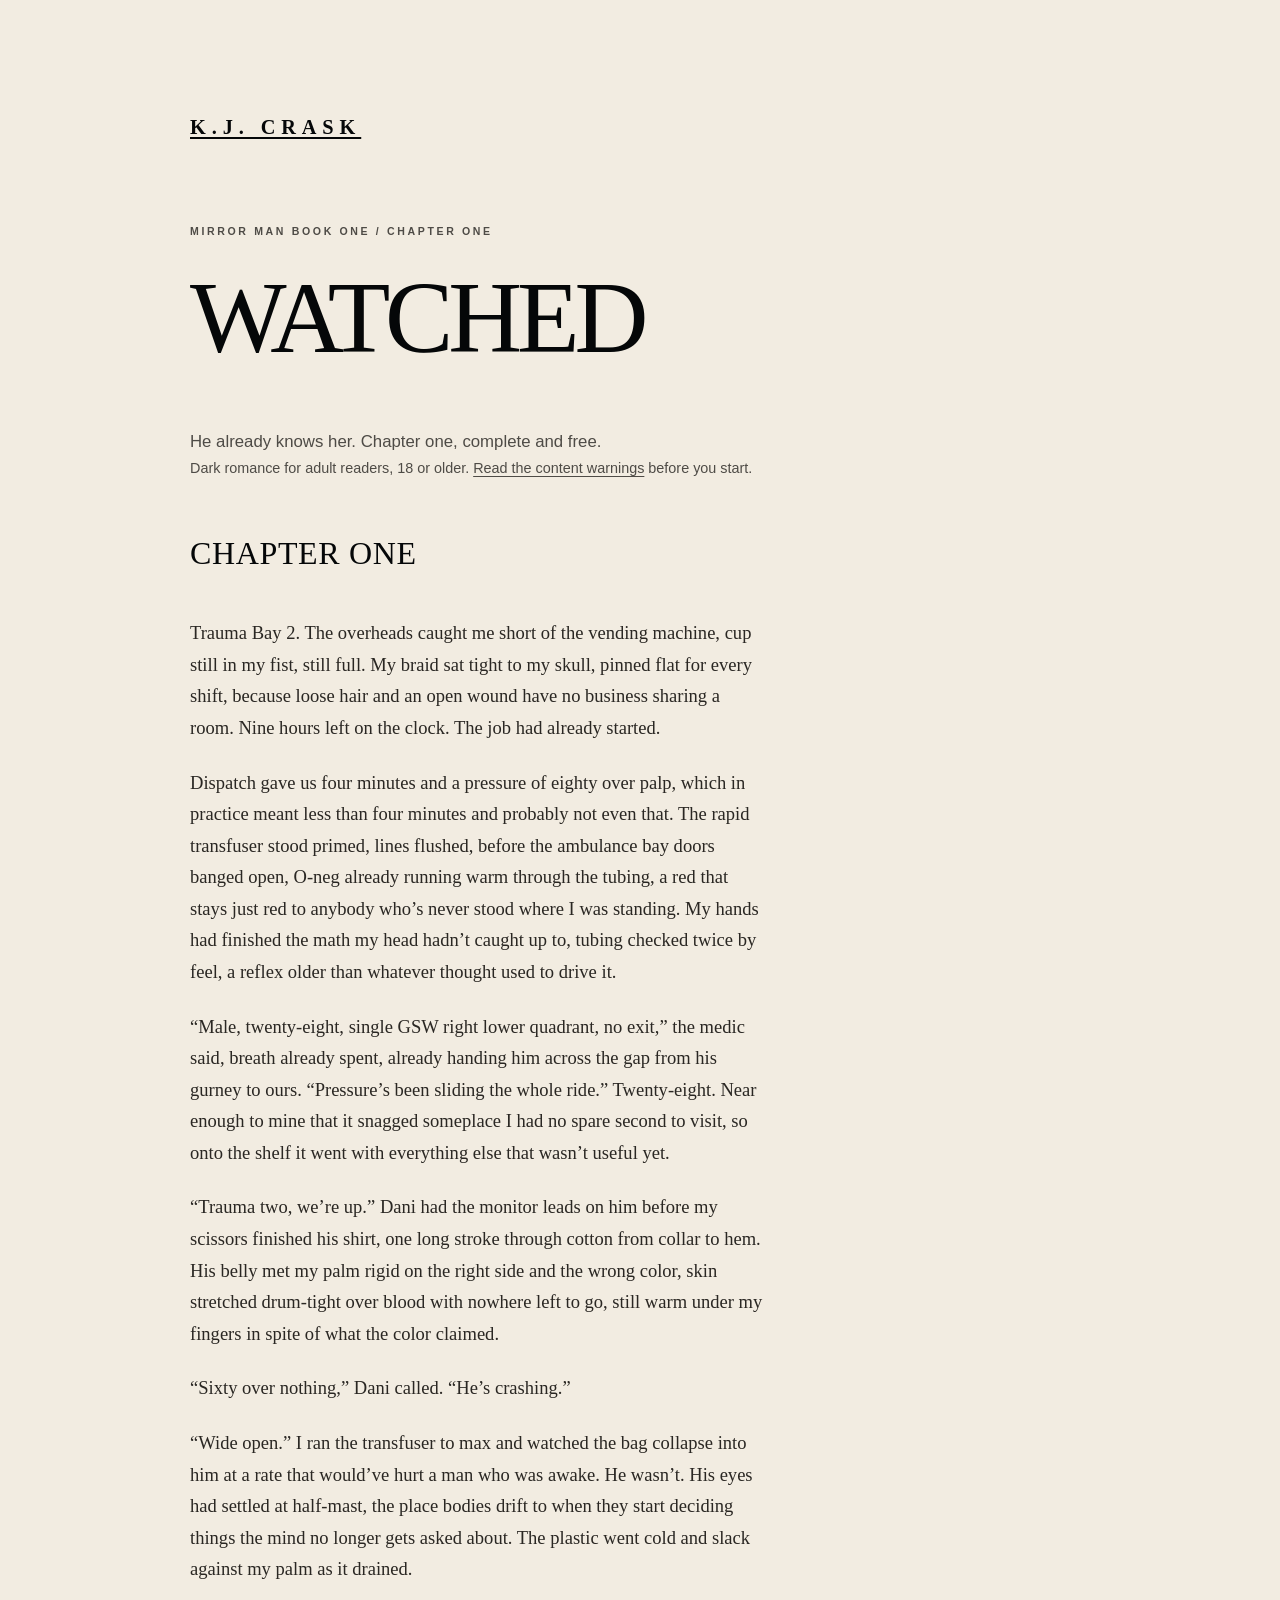
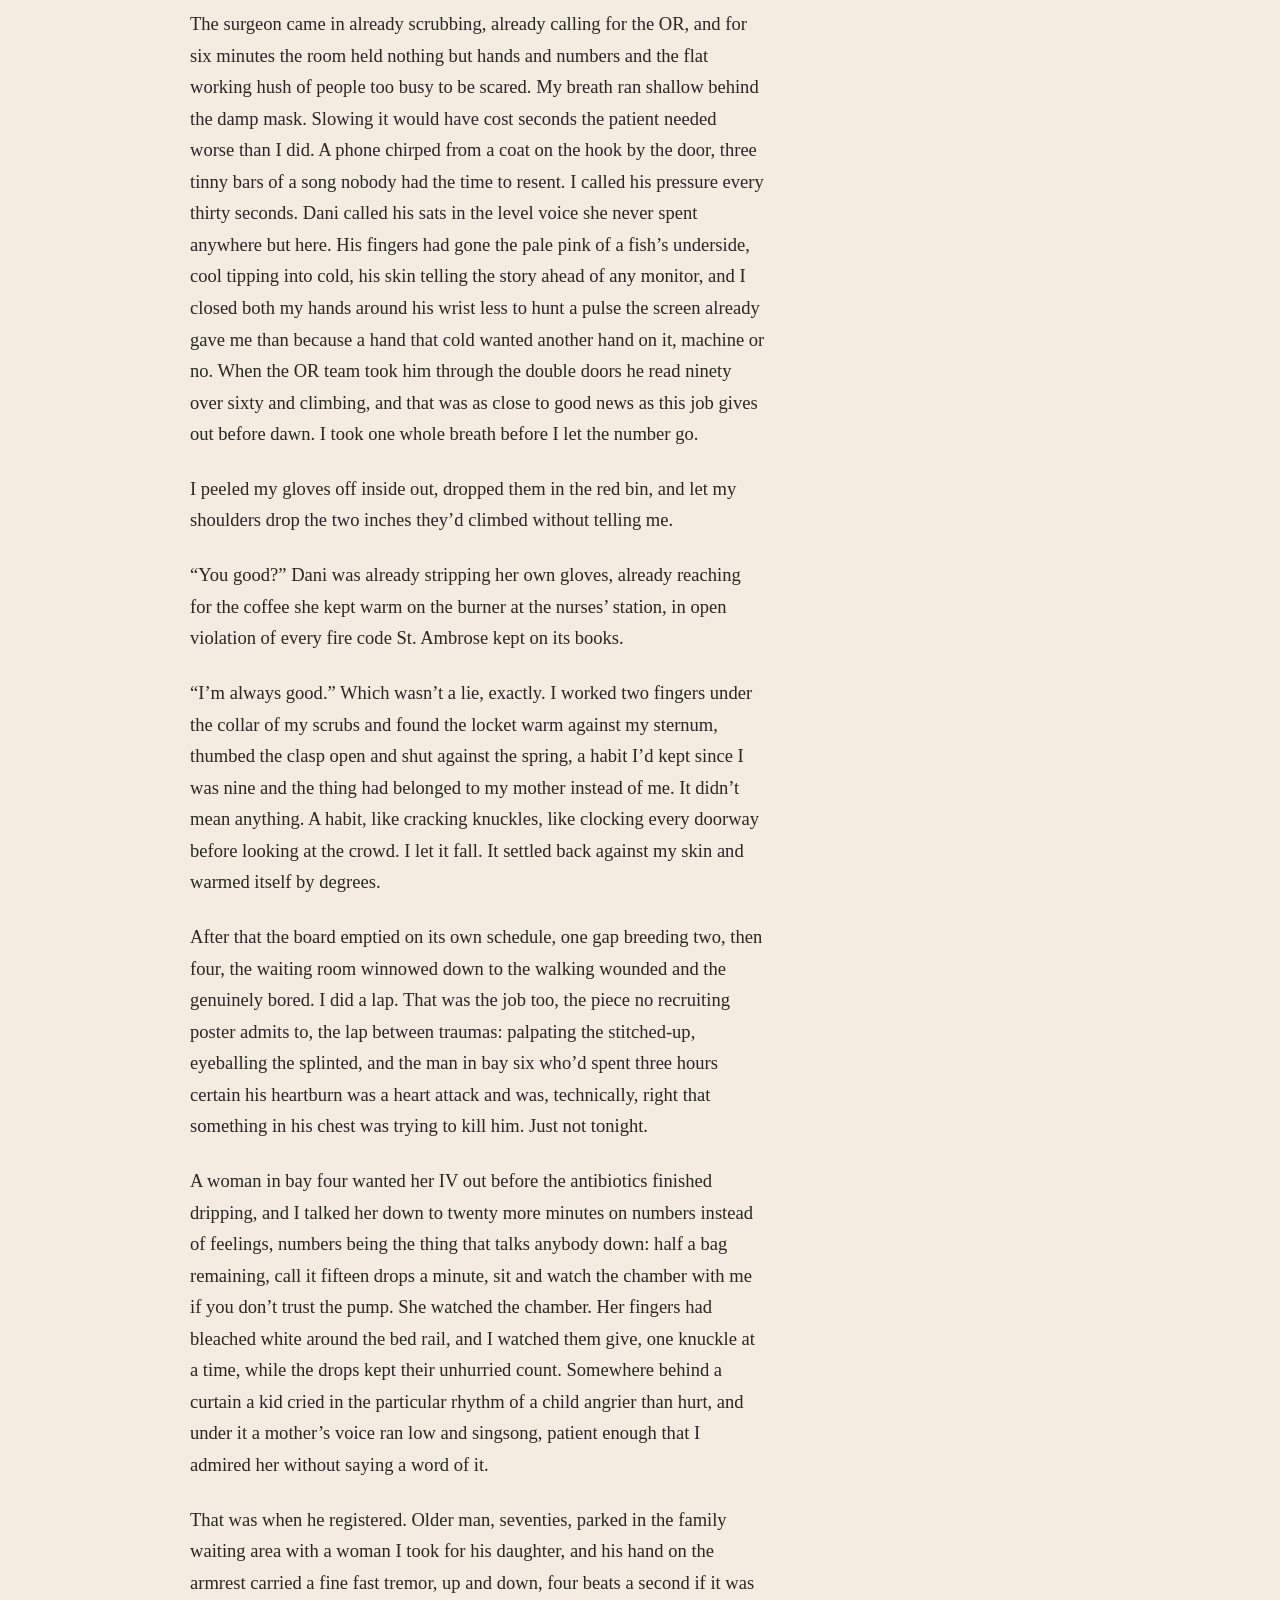
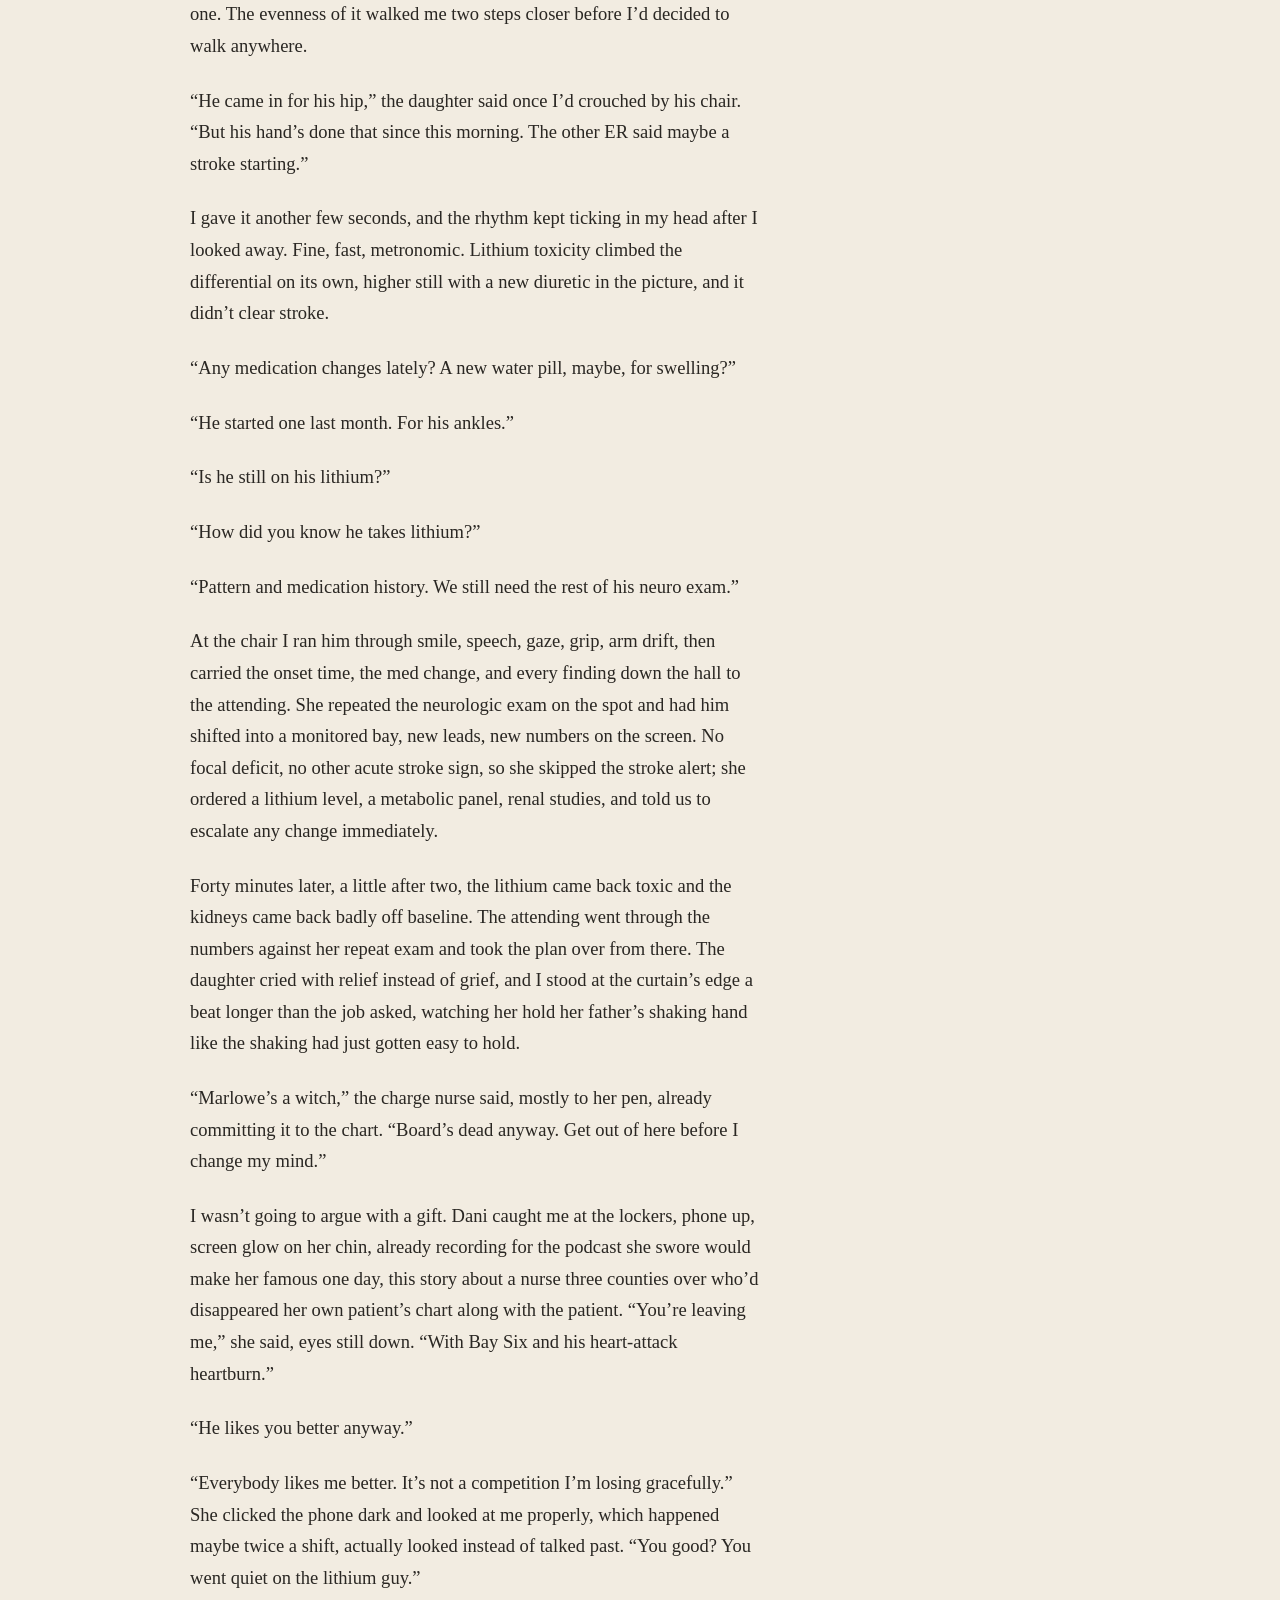
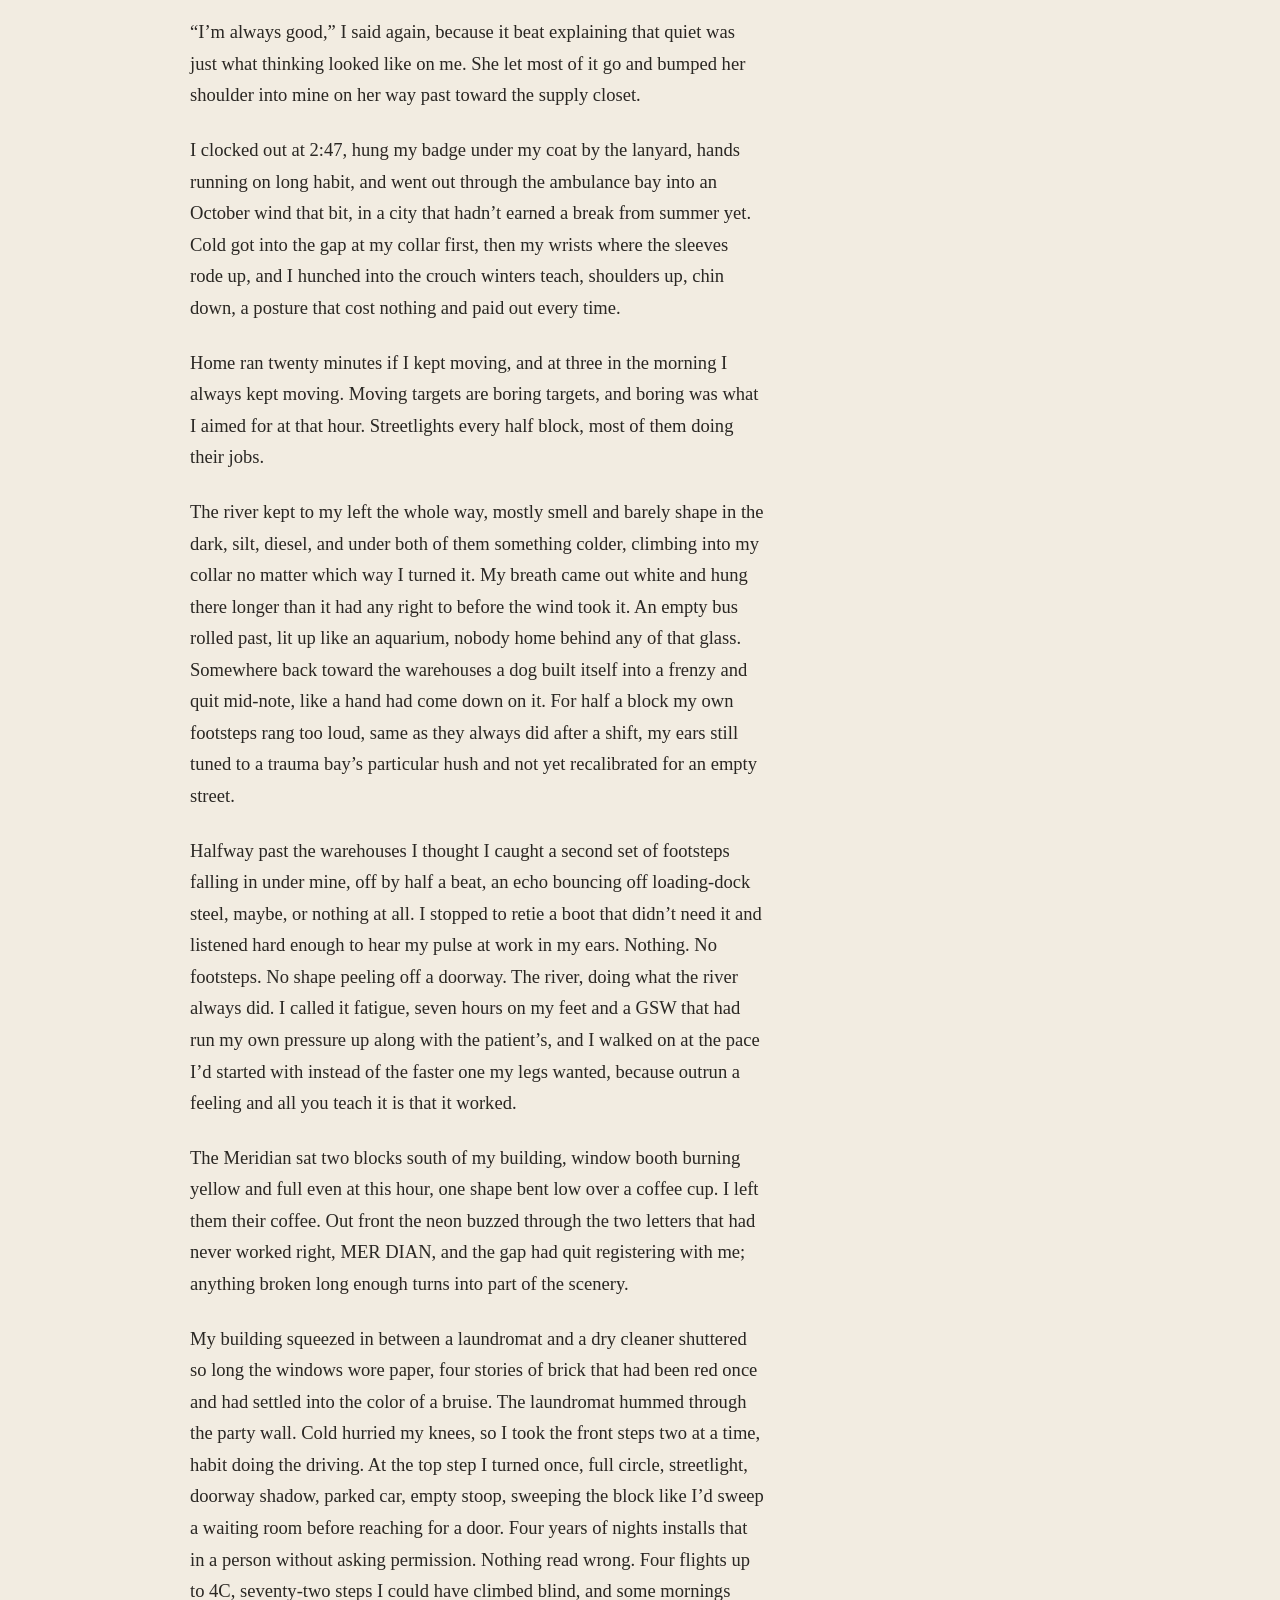
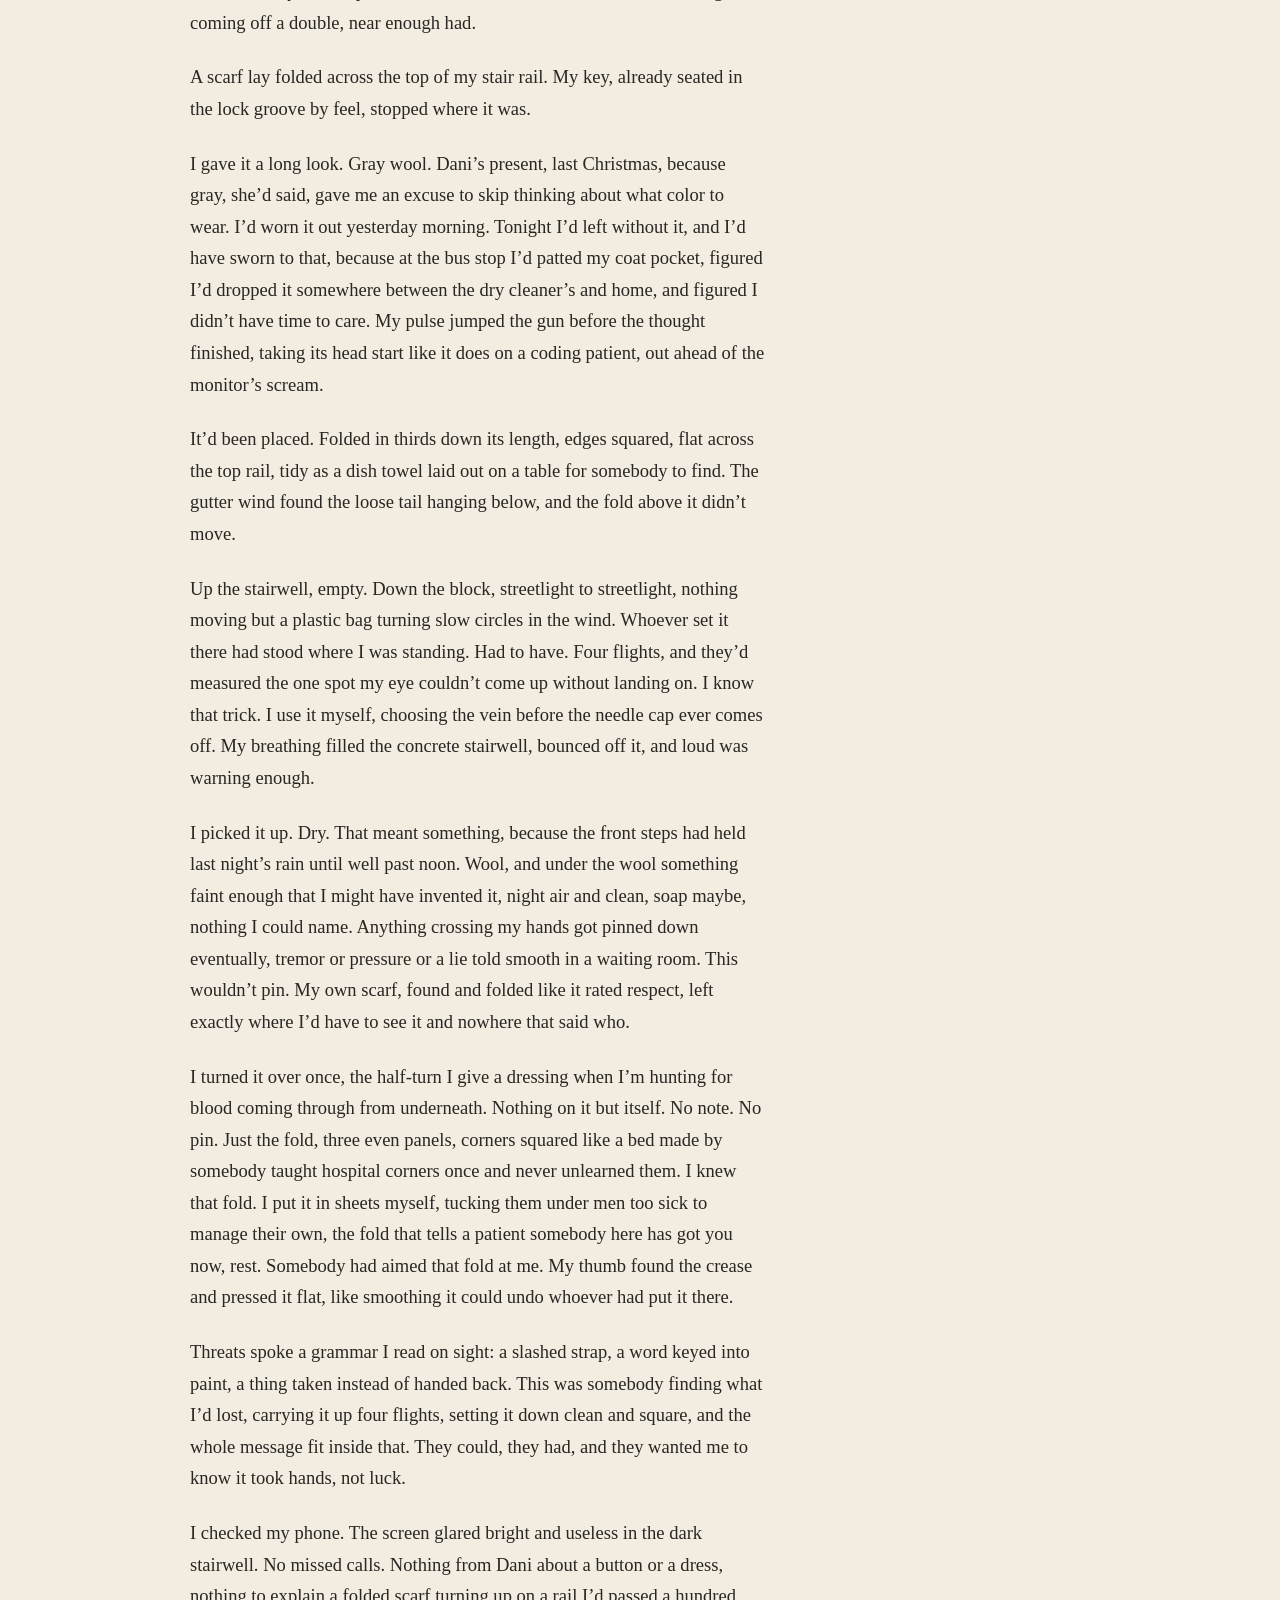
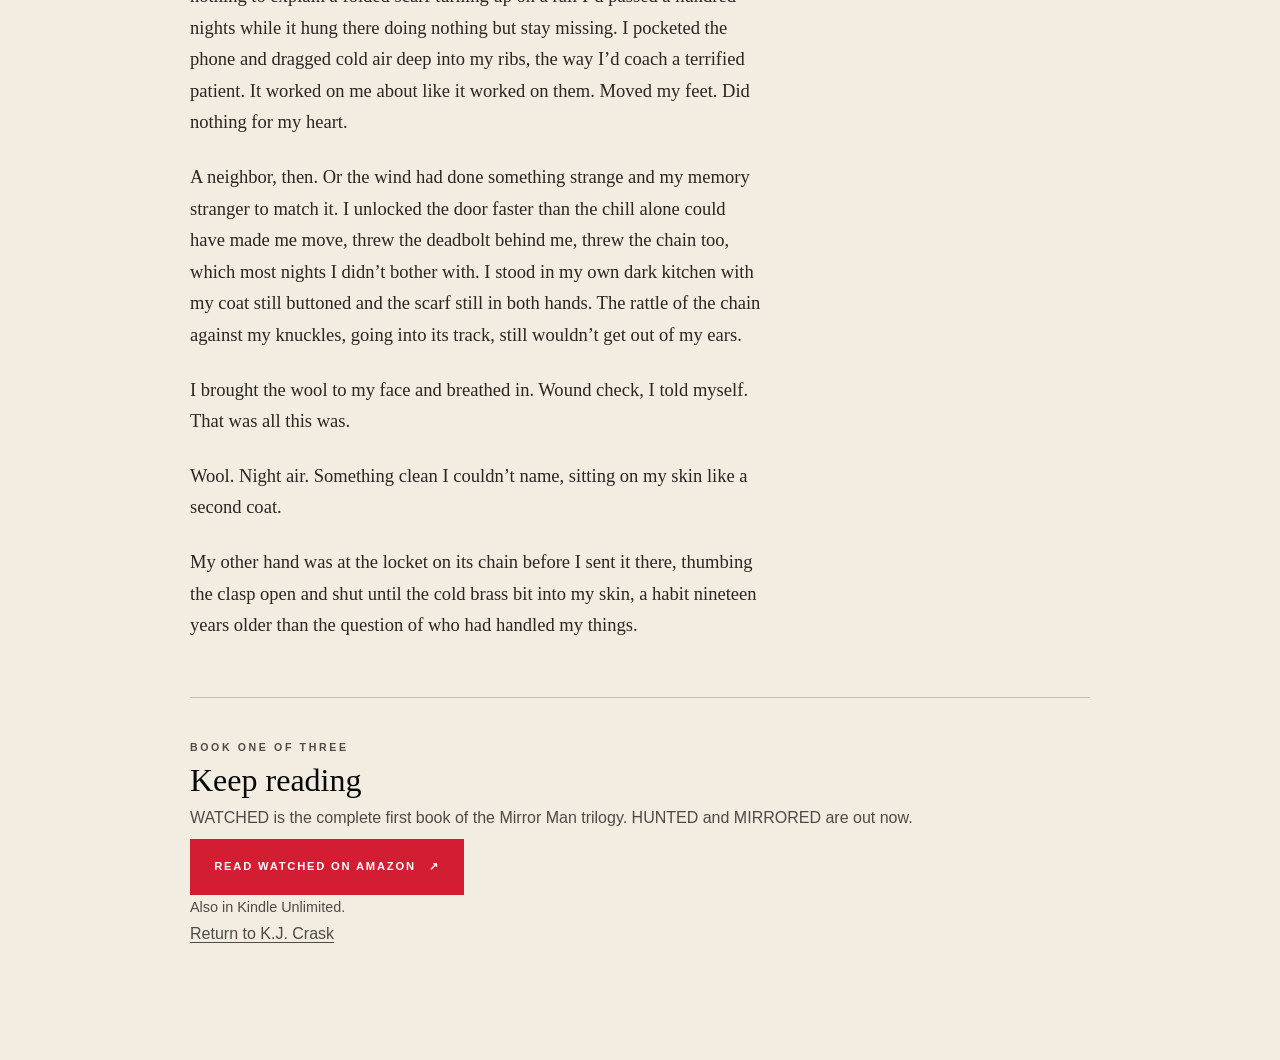
<file: sample/watched/index.html>
<!DOCTYPE html>
<html lang="en">
<head>
<meta charset="utf-8">
<meta name="viewport" content="width=device-width, initial-scale=1">
<title>Read the first chapter of WATCHED | K.J. Crask</title>
<meta name="description" content="Read chapter one of WATCHED by K.J. Crask free. Book one of the Mirror Man trilogy: an ER nurse who misses nothing and the masked man who already knows her.">
<link rel="canonical" href="https://kjcrask.com/sample/watched/">
<meta name="theme-color" content="#050708">
<meta name="color-scheme" content="dark">
<link rel="icon" href="/favicon.svg" type="image/svg+xml">
<link rel="stylesheet" href="/css/site.css">
<script>
/* Google Analytics 4 (property "Author Page", measurement ID G-R7Y7XKEFZ5). Skipped when the
   browser sends Do Not Track or Global Privacy Control. */
(function(){var n=navigator;if(n.doNotTrack==="1"||n.globalPrivacyControl===true)return;
var s=document.createElement("script");s.async=true;s.src="https://www.googletagmanager.com/gtag/js?id=G-R7Y7XKEFZ5";document.head.appendChild(s);
window.dataLayer=window.dataLayer||[];function gtag(){dataLayer.push(arguments);}window.gtag=gtag;
gtag("js",new Date());gtag("config","G-R7Y7XKEFZ5",{anonymize_ip:true});})();
</script>

<link rel="stylesheet" href="/css/reading.css">
<meta property="og:title" content="Read the first chapter of WATCHED | K.J. Crask">
<meta property="og:description" content="He already knows her. Chapter one of WATCHED, book one of the Mirror Man trilogy, complete and free.">
<meta property="og:url" content="https://kjcrask.com/sample/watched/">
<meta property="og:site_name" content="K.J. Crask">
<meta property="og:type" content="book">
<meta property="og:image" content="https://kjcrask.com/images/web/watched-720.webp">
<meta name="twitter:card" content="summary">
<script type="application/ld+json">
{"@context":"https://schema.org","@type":"Book","name":"WATCHED","author":{"@type":"Person","name":"K.J. Crask"},"isPartOf":{"@type":"BookSeries","name":"The Mirror Man Trilogy"},"url":"https://www.amazon.com/dp/B0H9H7CQ5Z"}
</script>
</head>
<body>
<main class="legal-page">
  <a class="wordmark" href="/">K.J. CRASK</a>
  <p class="micro-label">Mirror Man book one / Chapter one</p>
  <h1>WATCHED</h1>
  <p class="lede">He already knows her. Chapter one, complete and free.</p>
  <p class="adult-note">Dark romance for adult readers, 18 or older. <a href="/content-warnings/">Read the content warnings</a> before you start.</p>
  <article class="reading" aria-label="WATCHED, chapter one">
    <header class="chapter-head">
      <h2>Chapter One</h2>
    </header>
    <p>Trauma Bay 2. The overheads caught me short of the vending machine, cup still in my fist, still full. My braid sat tight to my skull, pinned flat for every shift, because loose hair and an open wound have no business sharing a room. Nine hours left on the clock. The job had already started.</p>
    <p>Dispatch gave us four minutes and a pressure of eighty over palp, which in practice meant less than four minutes and probably not even that. The rapid transfuser stood primed, lines flushed, before the ambulance bay doors banged open, O-neg already running warm through the tubing, a red that stays just red to anybody who’s never stood where I was standing. My hands had finished the math my head hadn’t caught up to, tubing checked twice by feel, a reflex older than whatever thought used to drive it.</p>
    <p>“Male, twenty-eight, single GSW right lower quadrant, no exit,” the medic said, breath already spent, already handing him across the gap from his gurney to ours. “Pressure’s been sliding the whole ride.” Twenty-eight. Near enough to mine that it snagged someplace I had no spare second to visit, so onto the shelf it went with everything else that wasn’t useful yet.</p>
    <p>“Trauma two, we’re up.” Dani had the monitor leads on him before my scissors finished his shirt, one long stroke through cotton from collar to hem. His belly met my palm rigid on the right side and the wrong color, skin stretched drum-tight over blood with nowhere left to go, still warm under my fingers in spite of what the color claimed.</p>
    <p>“Sixty over nothing,” Dani called. “He’s crashing.”</p>
    <p>“Wide open.” I ran the transfuser to max and watched the bag collapse into him at a rate that would’ve hurt a man who was awake. He wasn’t. His eyes had settled at half-mast, the place bodies drift to when they start deciding things the mind no longer gets asked about. The plastic went cold and slack against my palm as it drained.</p>
    <p>The surgeon came in already scrubbing, already calling for the OR, and for six minutes the room held nothing but hands and numbers and the flat working hush of people too busy to be scared. My breath ran shallow behind the damp mask. Slowing it would have cost seconds the patient needed worse than I did. A phone chirped from a coat on the hook by the door, three tinny bars of a song nobody had the time to resent. I called his pressure every thirty seconds. Dani called his sats in the level voice she never spent anywhere but here. His fingers had gone the pale pink of a fish’s underside, cool tipping into cold, his skin telling the story ahead of any monitor, and I closed both my hands around his wrist less to hunt a pulse the screen already gave me than because a hand that cold wanted another hand on it, machine or no. When the OR team took him through the double doors he read ninety over sixty and climbing, and that was as close to good news as this job gives out before dawn. I took one whole breath before I let the number go.</p>
    <p>I peeled my gloves off inside out, dropped them in the red bin, and let my shoulders drop the two inches they’d climbed without telling me.</p>
    <p>“You good?” Dani was already stripping her own gloves, already reaching for the coffee she kept warm on the burner at the nurses’ station, in open violation of every fire code St. Ambrose kept on its books.</p>
    <p>“I’m always good.” Which wasn’t a lie, exactly. I worked two fingers under the collar of my scrubs and found the locket warm against my sternum, thumbed the clasp open and shut against the spring, a habit I’d kept since I was nine and the thing had belonged to my mother instead of me. It didn’t mean anything. A habit, like cracking knuckles, like clocking every doorway before looking at the crowd. I let it fall. It settled back against my skin and warmed itself by degrees.</p>
    <p>After that the board emptied on its own schedule, one gap breeding two, then four, the waiting room winnowed down to the walking wounded and the genuinely bored. I did a lap. That was the job too, the piece no recruiting poster admits to, the lap between traumas: palpating the stitched-up, eyeballing the splinted, and the man in bay six who’d spent three hours certain his heartburn was a heart attack and was, technically, right that something in his chest was trying to kill him. Just not tonight.</p>
    <p>A woman in bay four wanted her IV out before the antibiotics finished dripping, and I talked her down to twenty more minutes on numbers instead of feelings, numbers being the thing that talks anybody down: half a bag remaining, call it fifteen drops a minute, sit and watch the chamber with me if you don’t trust the pump. She watched the chamber. Her fingers had bleached white around the bed rail, and I watched them give, one knuckle at a time, while the drops kept their unhurried count. Somewhere behind a curtain a kid cried in the particular rhythm of a child angrier than hurt, and under it a mother’s voice ran low and singsong, patient enough that I admired her without saying a word of it.</p>
    <p>That was when he registered. Older man, seventies, parked in the family waiting area with a woman I took for his daughter, and his hand on the armrest carried a fine fast tremor, up and down, four beats a second if it was one. The evenness of it walked me two steps closer before I’d decided to walk anywhere.</p>
    <p>“He came in for his hip,” the daughter said once I’d crouched by his chair. “But his hand’s done that since this morning. The other ER said maybe a stroke starting.”</p>
    <p>I gave it another few seconds, and the rhythm kept ticking in my head after I looked away. Fine, fast, metronomic. Lithium toxicity climbed the differential on its own, higher still with a new diuretic in the picture, and it didn’t clear stroke.</p>
    <p>“Any medication changes lately? A new water pill, maybe, for swelling?”</p>
    <p>“He started one last month. For his ankles.”</p>
    <p>“Is he still on his lithium?”</p>
    <p>“How did you know he takes lithium?”</p>
    <p>“Pattern and medication history. We still need the rest of his neuro exam.”</p>
    <p>At the chair I ran him through smile, speech, gaze, grip, arm drift, then carried the onset time, the med change, and every finding down the hall to the attending. She repeated the neurologic exam on the spot and had him shifted into a monitored bay, new leads, new numbers on the screen. No focal deficit, no other acute stroke sign, so she skipped the stroke alert; she ordered a lithium level, a metabolic panel, renal studies, and told us to escalate any change immediately.</p>
    <p>Forty minutes later, a little after two, the lithium came back toxic and the kidneys came back badly off baseline. The attending went through the numbers against her repeat exam and took the plan over from there. The daughter cried with relief instead of grief, and I stood at the curtain’s edge a beat longer than the job asked, watching her hold her father’s shaking hand like the shaking had just gotten easy to hold.</p>
    <p>“Marlowe’s a witch,” the charge nurse said, mostly to her pen, already committing it to the chart. “Board’s dead anyway. Get out of here before I change my mind.”</p>
    <p>I wasn’t going to argue with a gift. Dani caught me at the lockers, phone up, screen glow on her chin, already recording for the podcast she swore would make her famous one day, this story about a nurse three counties over who’d disappeared her own patient’s chart along with the patient. “You’re leaving me,” she said, eyes still down. “With Bay Six and his heart-attack heartburn.”</p>
    <p>“He likes you better anyway.”</p>
    <p>“Everybody likes me better. It’s not a competition I’m losing gracefully.” She clicked the phone dark and looked at me properly, which happened maybe twice a shift, actually looked instead of talked past. “You good? You went quiet on the lithium guy.”</p>
    <p>“I’m always good,” I said again, because it beat explaining that quiet was just what thinking looked like on me. She let most of it go and bumped her shoulder into mine on her way past toward the supply closet.</p>
    <p>I clocked out at 2:47, hung my badge under my coat by the lanyard, hands running on long habit, and went out through the ambulance bay into an October wind that bit, in a city that hadn’t earned a break from summer yet. Cold got into the gap at my collar first, then my wrists where the sleeves rode up, and I hunched into the crouch winters teach, shoulders up, chin down, a posture that cost nothing and paid out every time.</p>
    <p>Home ran twenty minutes if I kept moving, and at three in the morning I always kept moving. Moving targets are boring targets, and boring was what I aimed for at that hour. Streetlights every half block, most of them doing their jobs.</p>
    <p>The river kept to my left the whole way, mostly smell and barely shape in the dark, silt, diesel, and under both of them something colder, climbing into my collar no matter which way I turned it. My breath came out white and hung there longer than it had any right to before the wind took it. An empty bus rolled past, lit up like an aquarium, nobody home behind any of that glass. Somewhere back toward the warehouses a dog built itself into a frenzy and quit mid-note, like a hand had come down on it. For half a block my own footsteps rang too loud, same as they always did after a shift, my ears still tuned to a trauma bay’s particular hush and not yet recalibrated for an empty street.</p>
    <p>Halfway past the warehouses I thought I caught a second set of footsteps falling in under mine, off by half a beat, an echo bouncing off loading-dock steel, maybe, or nothing at all. I stopped to retie a boot that didn’t need it and listened hard enough to hear my pulse at work in my ears. Nothing. No footsteps. No shape peeling off a doorway. The river, doing what the river always did. I called it fatigue, seven hours on my feet and a GSW that had run my own pressure up along with the patient’s, and I walked on at the pace I’d started with instead of the faster one my legs wanted, because outrun a feeling and all you teach it is that it worked.</p>
    <p>The Meridian sat two blocks south of my building, window booth burning yellow and full even at this hour, one shape bent low over a coffee cup. I left them their coffee. Out front the neon buzzed through the two letters that had never worked right, MER DIAN, and the gap had quit registering with me; anything broken long enough turns into part of the scenery.</p>
    <p>My building squeezed in between a laundromat and a dry cleaner shuttered so long the windows wore paper, four stories of brick that had been red once and had settled into the color of a bruise. The laundromat hummed through the party wall. Cold hurried my knees, so I took the front steps two at a time, habit doing the driving. At the top step I turned once, full circle, streetlight, doorway shadow, parked car, empty stoop, sweeping the block like I’d sweep a waiting room before reaching for a door. Four years of nights installs that in a person without asking permission. Nothing read wrong. Four flights up to 4C, seventy-two steps I could have climbed blind, and some mornings coming off a double, near enough had.</p>
    <p>A scarf lay folded across the top of my stair rail. My key, already seated in the lock groove by feel, stopped where it was.</p>
    <p>I gave it a long look. Gray wool. Dani’s present, last Christmas, because gray, she’d said, gave me an excuse to skip thinking about what color to wear. I’d worn it out yesterday morning. Tonight I’d left without it, and I’d have sworn to that, because at the bus stop I’d patted my coat pocket, figured I’d dropped it somewhere between the dry cleaner’s and home, and figured I didn’t have time to care. My pulse jumped the gun before the thought finished, taking its head start like it does on a coding patient, out ahead of the monitor’s scream.</p>
    <p>It’d been placed. Folded in thirds down its length, edges squared, flat across the top rail, tidy as a dish towel laid out on a table for somebody to find. The gutter wind found the loose tail hanging below, and the fold above it didn’t move.</p>
    <p>Up the stairwell, empty. Down the block, streetlight to streetlight, nothing moving but a plastic bag turning slow circles in the wind. Whoever set it there had stood where I was standing. Had to have. Four flights, and they’d measured the one spot my eye couldn’t come up without landing on. I know that trick. I use it myself, choosing the vein before the needle cap ever comes off. My breathing filled the concrete stairwell, bounced off it, and loud was warning enough.</p>
    <p>I picked it up. Dry. That meant something, because the front steps had held last night’s rain until well past noon. Wool, and under the wool something faint enough that I might have invented it, night air and clean, soap maybe, nothing I could name. Anything crossing my hands got pinned down eventually, tremor or pressure or a lie told smooth in a waiting room. This wouldn’t pin. My own scarf, found and folded like it rated respect, left exactly where I’d have to see it and nowhere that said who.</p>
    <p>I turned it over once, the half-turn I give a dressing when I’m hunting for blood coming through from underneath. Nothing on it but itself. No note. No pin. Just the fold, three even panels, corners squared like a bed made by somebody taught hospital corners once and never unlearned them. I knew that fold. I put it in sheets myself, tucking them under men too sick to manage their own, the fold that tells a patient somebody here has got you now, rest. Somebody had aimed that fold at me. My thumb found the crease and pressed it flat, like smoothing it could undo whoever had put it there.</p>
    <p>Threats spoke a grammar I read on sight: a slashed strap, a word keyed into paint, a thing taken instead of handed back. This was somebody finding what I’d lost, carrying it up four flights, setting it down clean and square, and the whole message fit inside that. They could, they had, and they wanted me to know it took hands, not luck.</p>
    <p>I checked my phone. The screen glared bright and useless in the dark stairwell. No missed calls. Nothing from Dani about a button or a dress, nothing to explain a folded scarf turning up on a rail I’d passed a hundred nights while it hung there doing nothing but stay missing. I pocketed the phone and dragged cold air deep into my ribs, the way I’d coach a terrified patient. It worked on me about like it worked on them. Moved my feet. Did nothing for my heart.</p>
    <p>A neighbor, then. Or the wind had done something strange and my memory stranger to match it. I unlocked the door faster than the chill alone could have made me move, threw the deadbolt behind me, threw the chain too, which most nights I didn’t bother with. I stood in my own dark kitchen with my coat still buttoned and the scarf still in both hands. The rattle of the chain against my knuckles, going into its track, still wouldn’t get out of my ears.</p>
    <p>I brought the wool to my face and breathed in. Wound check, I told myself. That was all this was.</p>
    <p>Wool. Night air. Something clean I couldn’t name, sitting on my skin like a second coat.</p>
    <p>My other hand was at the locket on its chain before I sent it there, thumbing the clasp open and shut until the cold brass bit into my skin, a habit nineteen years older than the question of who had handled my things.</p>
  </article>
  <section class="keep-reading" aria-labelledby="keep-reading-title">
    <p class="micro-label">Book one of three</p>
    <h2 id="keep-reading-title">Keep reading</h2>
    <p>WATCHED is the complete first book of the Mirror Man trilogy. HUNTED and MIRRORED are out now.</p>
    <p><a class="button button-primary" href="https://www.amazon.com/dp/B0H9H7CQ5Z" target="_blank" rel="noreferrer" data-event="amazon_click" data-book="watched" data-place="sample">Read WATCHED on Amazon <span aria-hidden="true">&#8599;</span></a></p>
    <p class="reading-note">Also in Kindle Unlimited.</p>
  </section>
  <p><a href="/">Return to K.J. Crask</a></p>
</main>
<script src="/js/site.js" defer></script>
</body>
</html>
</file>
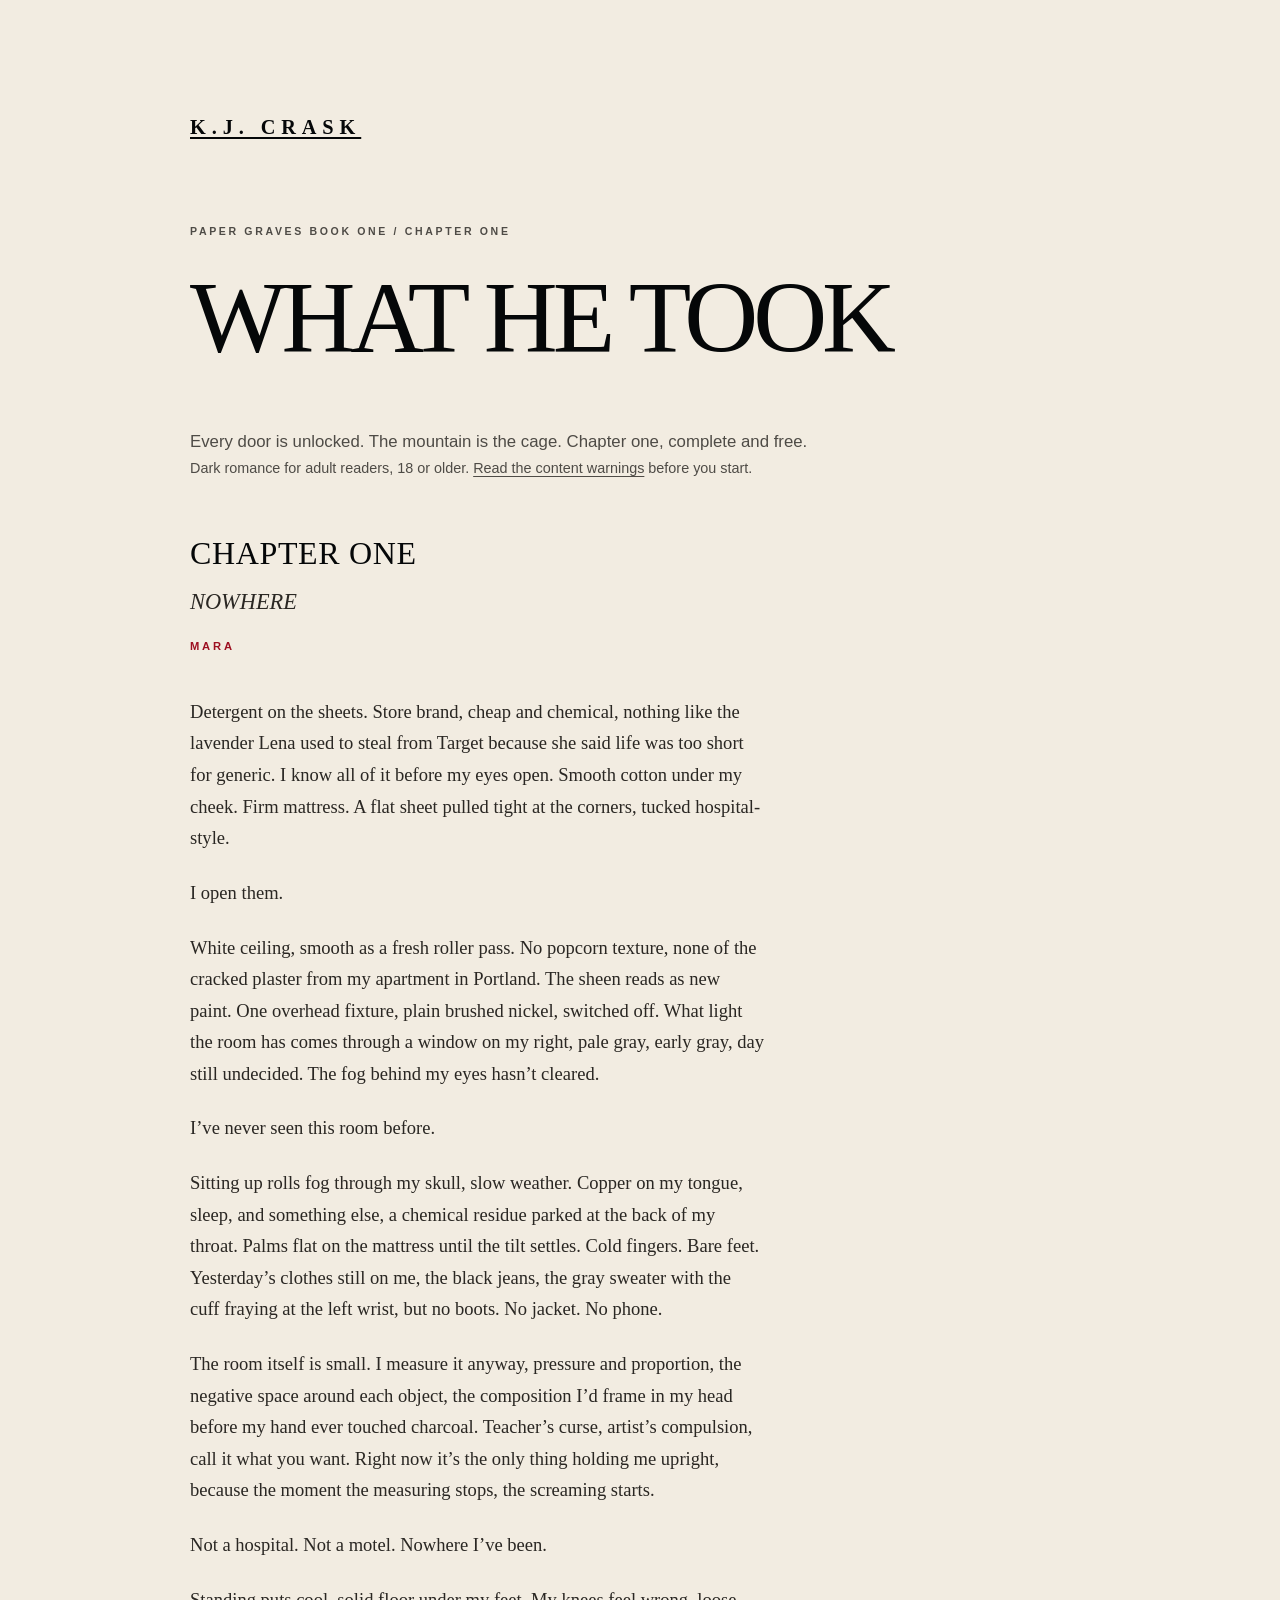
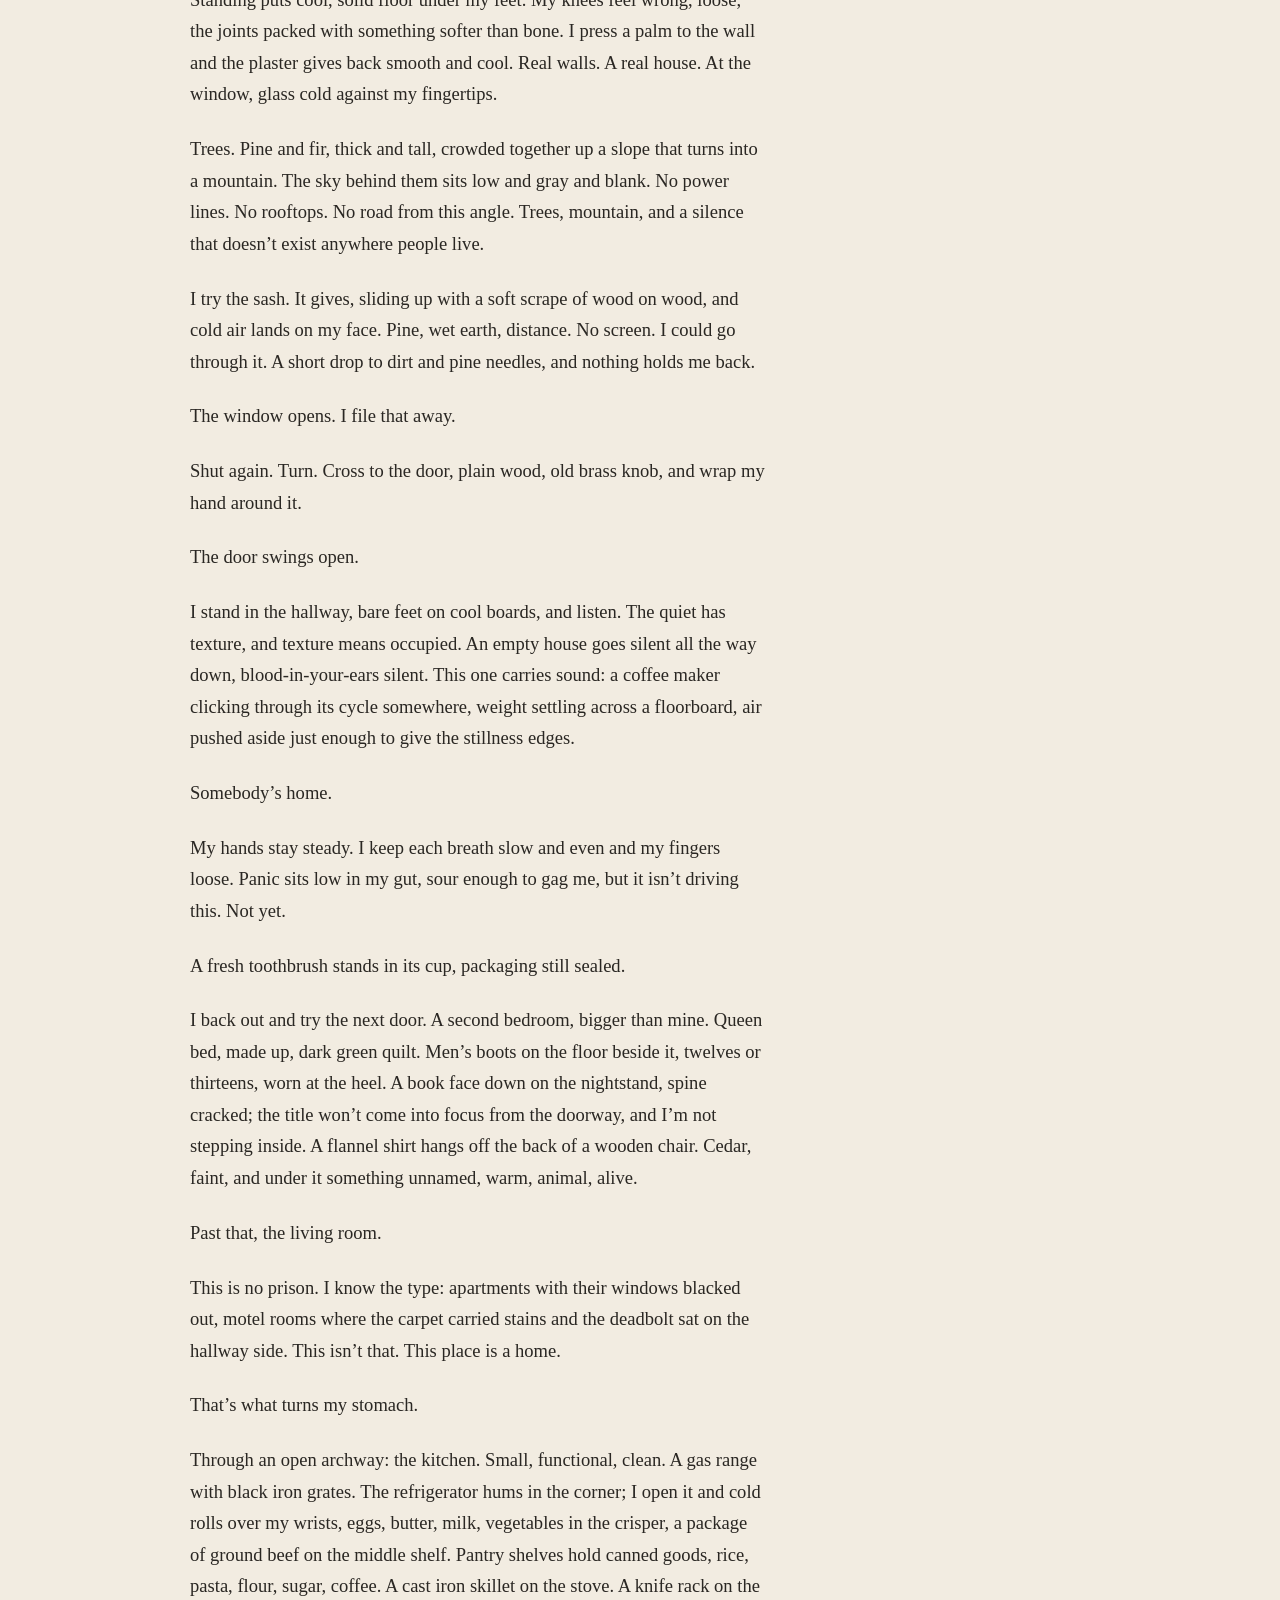
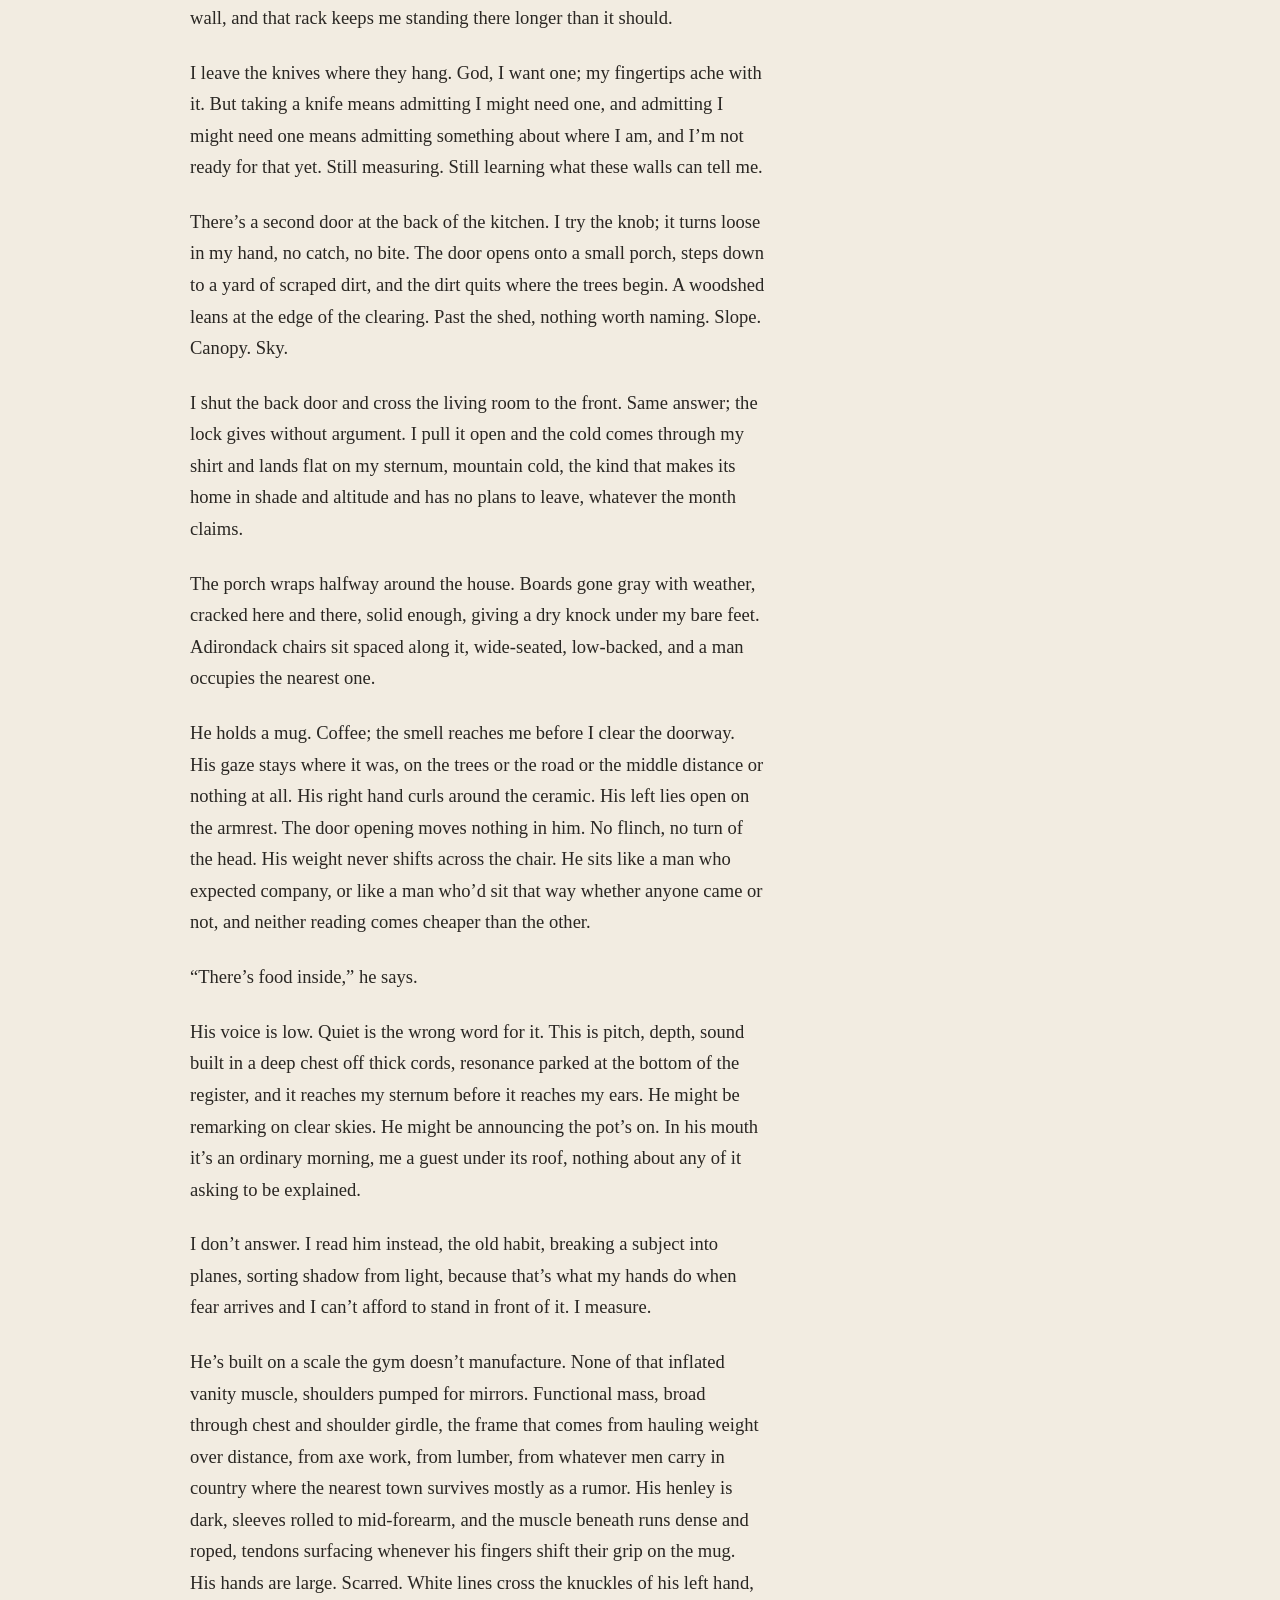
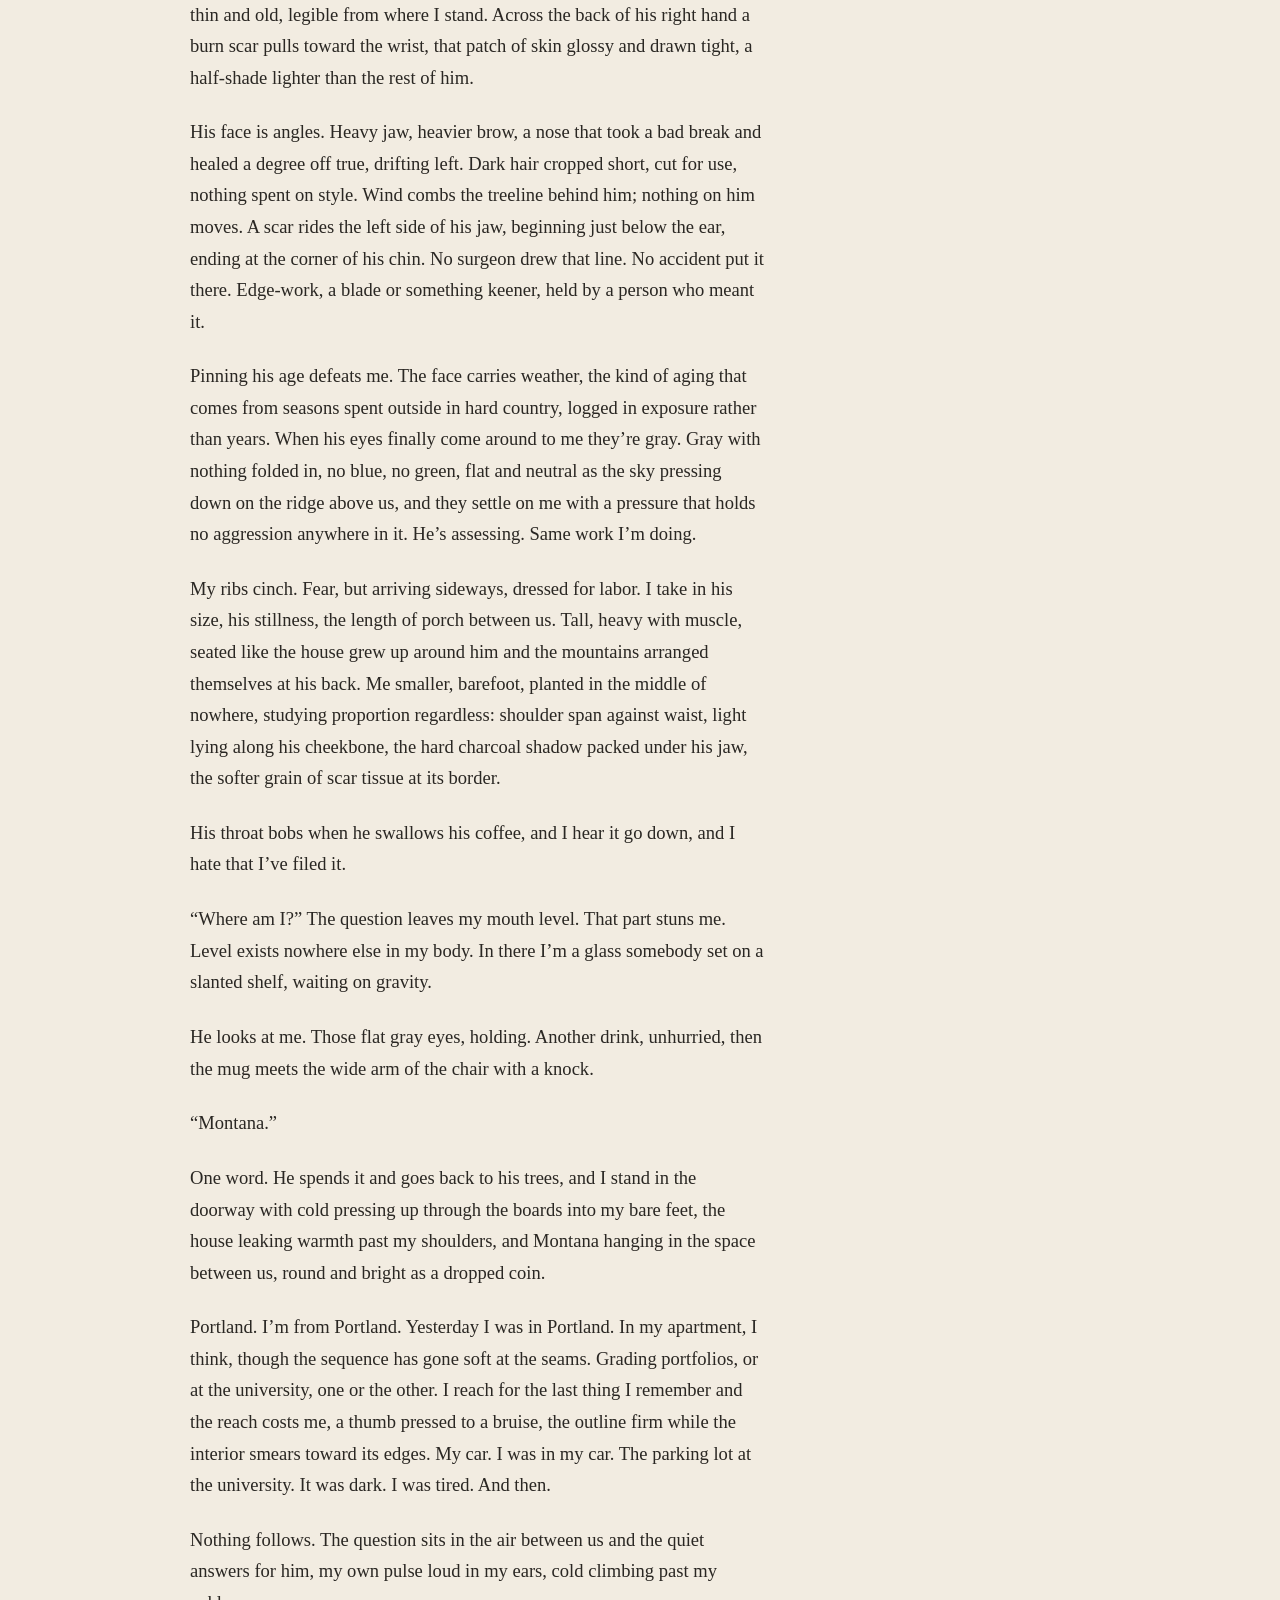
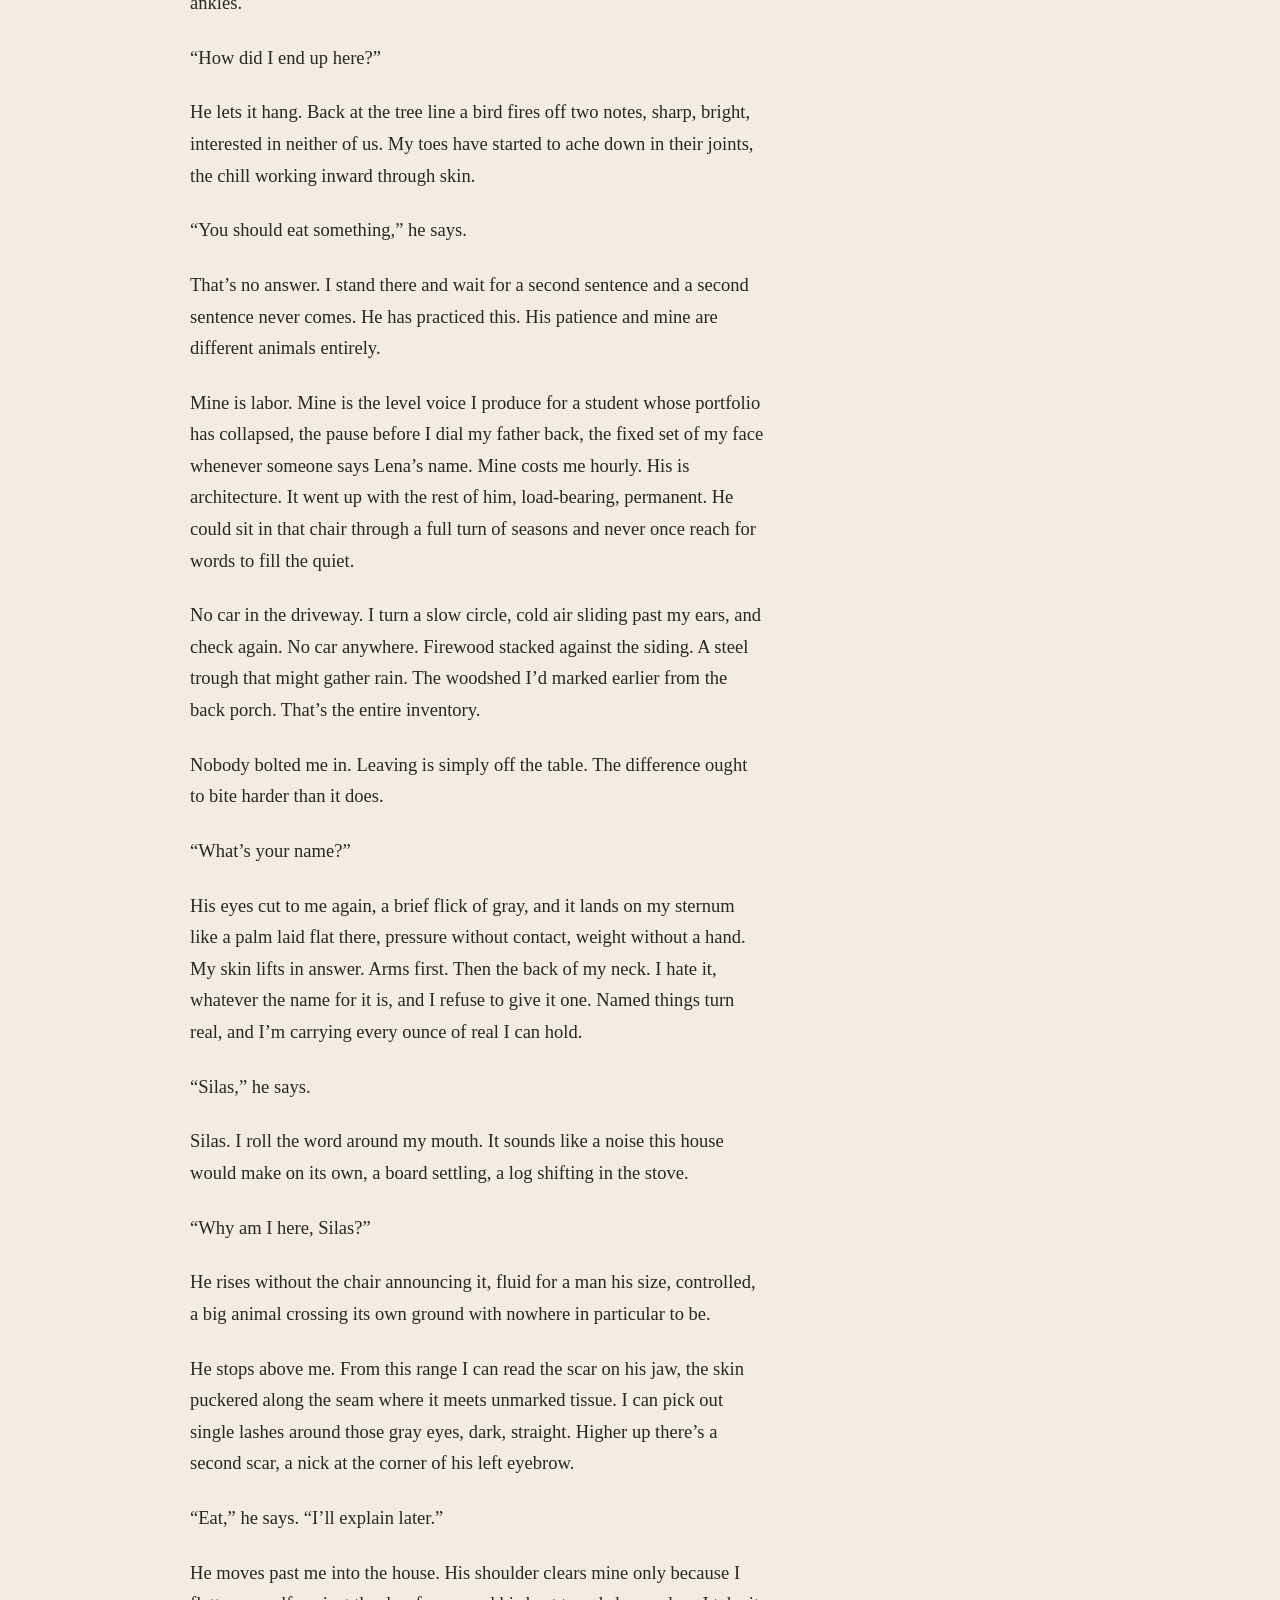
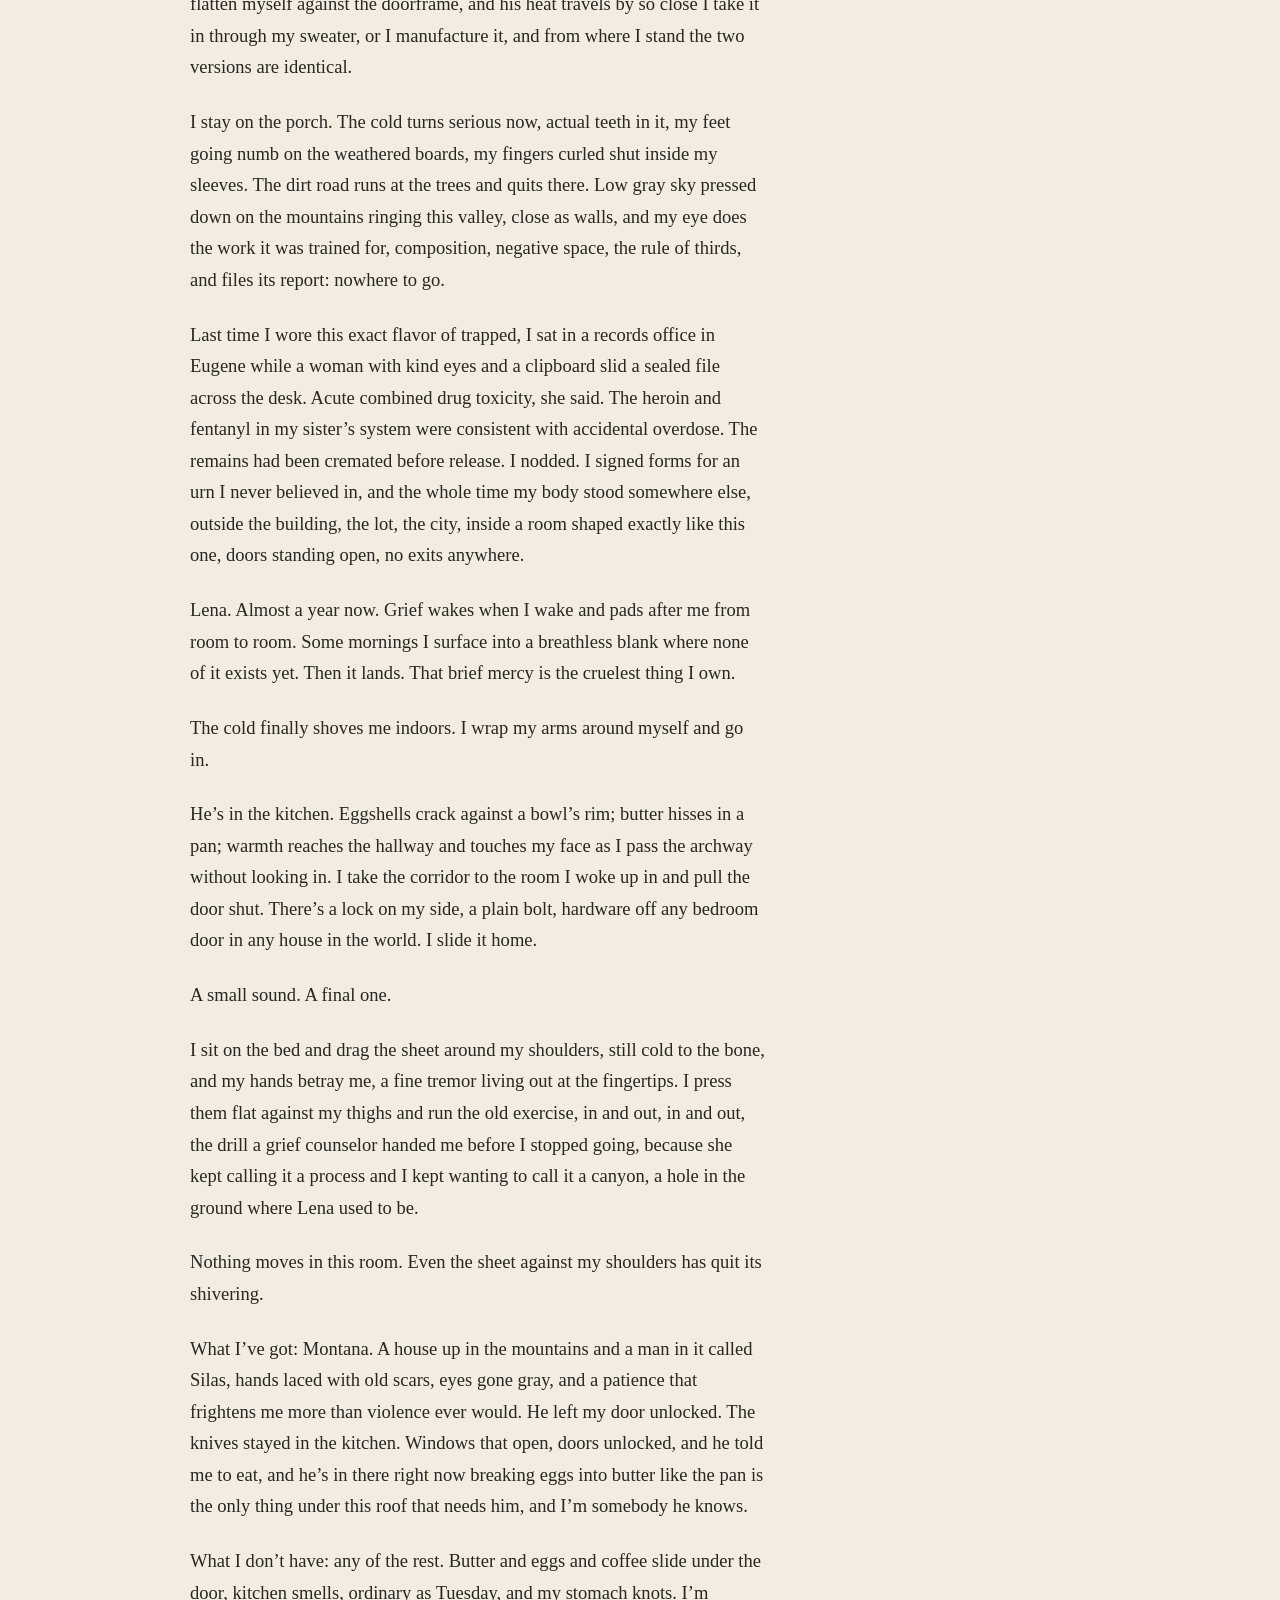
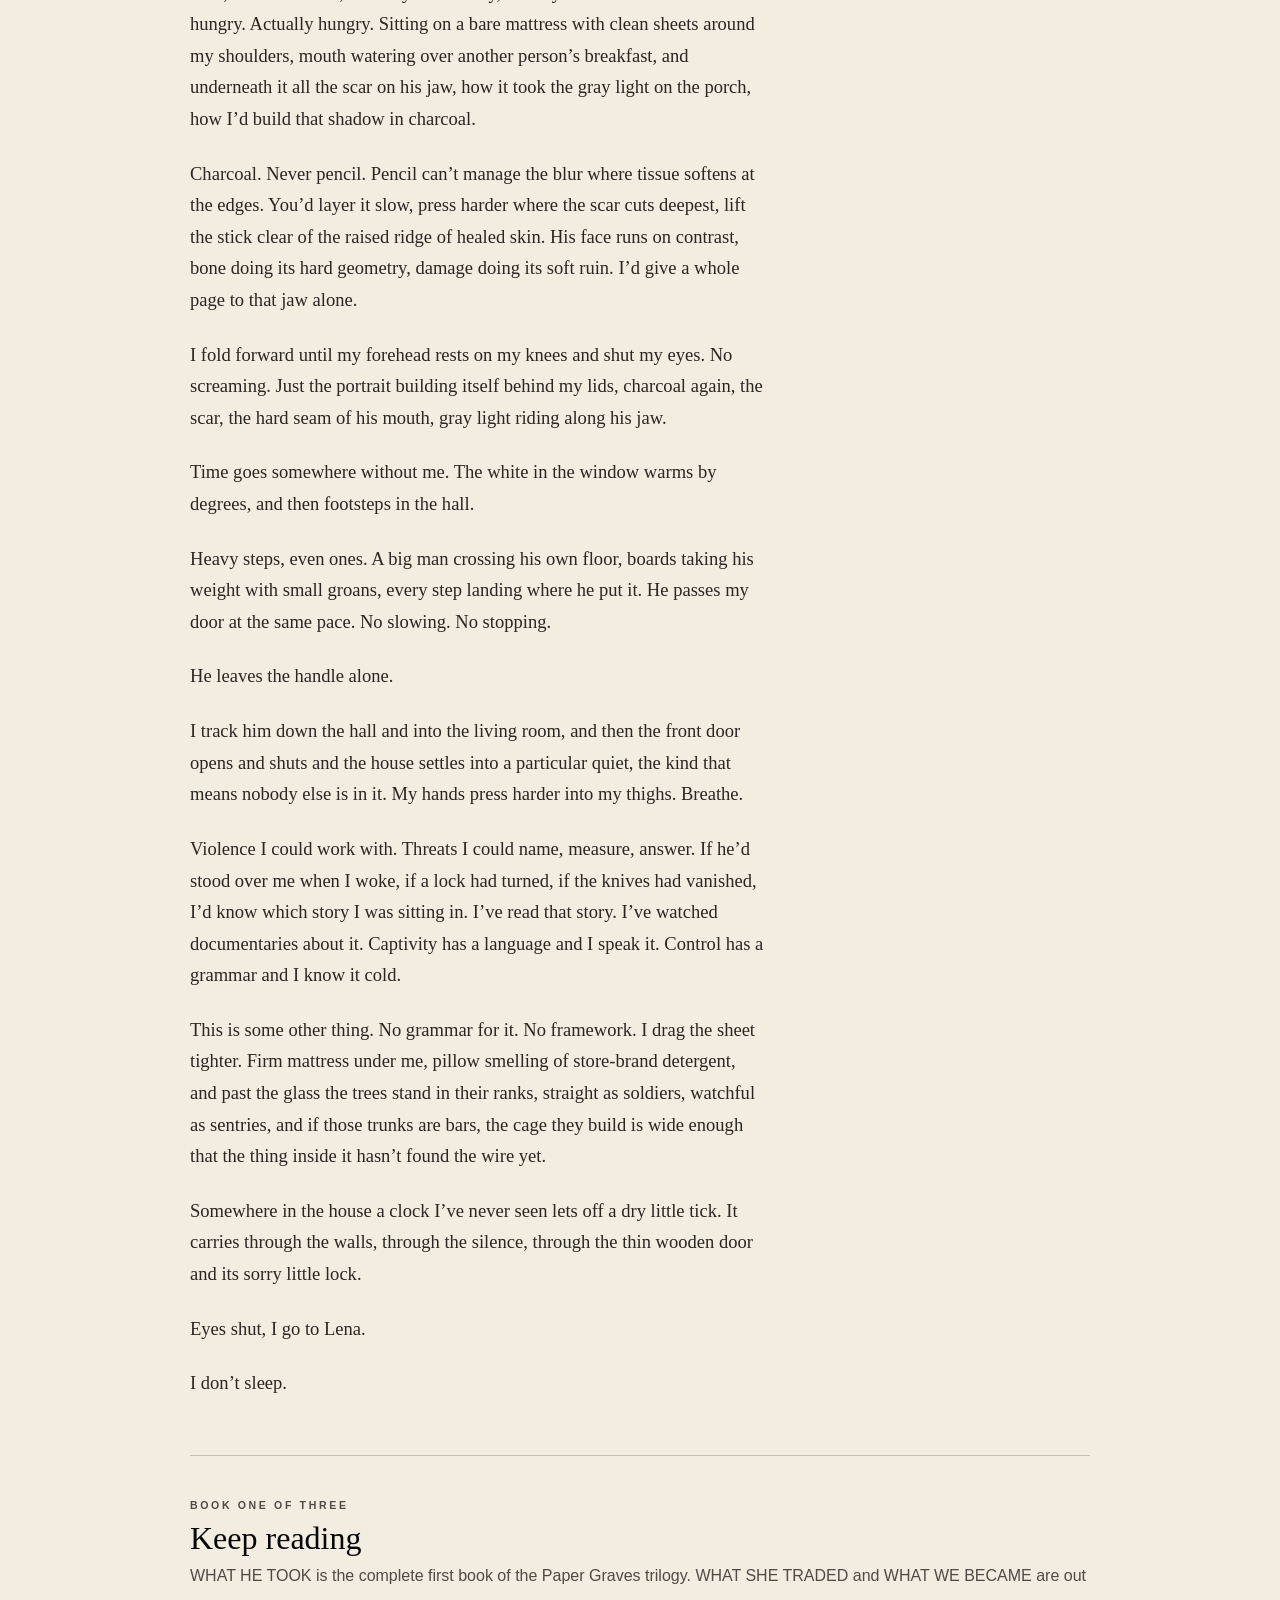
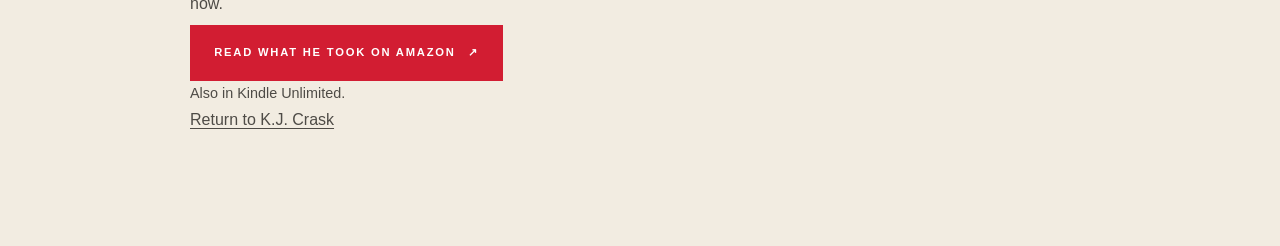
<file: sample/what-he-took/index.html>
<!DOCTYPE html>
<html lang="en">
<head>
<meta charset="utf-8">
<meta name="viewport" content="width=device-width, initial-scale=1">
<title>Read the first chapter of WHAT HE TOOK | K.J. Crask</title>
<meta name="description" content="Read chapter one of WHAT HE TOOK by K.J. Crask free. Book one of the Paper Graves trilogy: Mara wakes in a house where every door is unlocked and the mountain is the cage.">
<link rel="canonical" href="https://kjcrask.com/sample/what-he-took/">
<meta name="theme-color" content="#050708">
<meta name="color-scheme" content="dark">
<link rel="icon" href="/favicon.svg" type="image/svg+xml">
<link rel="stylesheet" href="/css/site.css">
<script>
/* Google Analytics 4 (property "Author Page", measurement ID G-R7Y7XKEFZ5). Skipped when the
   browser sends Do Not Track or Global Privacy Control. */
(function(){var n=navigator;if(n.doNotTrack==="1"||n.globalPrivacyControl===true)return;
var s=document.createElement("script");s.async=true;s.src="https://www.googletagmanager.com/gtag/js?id=G-R7Y7XKEFZ5";document.head.appendChild(s);
window.dataLayer=window.dataLayer||[];function gtag(){dataLayer.push(arguments);}window.gtag=gtag;
gtag("js",new Date());gtag("config","G-R7Y7XKEFZ5",{anonymize_ip:true});})();
</script>

<link rel="stylesheet" href="/css/reading.css">
<meta property="og:title" content="Read the first chapter of WHAT HE TOOK | K.J. Crask">
<meta property="og:description" content="Every door is unlocked. The mountain is the cage. Chapter one of WHAT HE TOOK, book one of Paper Graves, complete and free.">
<meta property="og:url" content="https://kjcrask.com/sample/what-he-took/">
<meta property="og:site_name" content="K.J. Crask">
<meta property="og:type" content="book">
<meta property="og:image" content="https://kjcrask.com/images/web/paper-1-720.webp">
<meta name="twitter:card" content="summary">
<script type="application/ld+json">
{"@context":"https://schema.org","@type":"Book","name":"WHAT HE TOOK","author":{"@type":"Person","name":"K.J. Crask"},"isPartOf":{"@type":"BookSeries","name":"Paper Graves"},"url":"https://www.amazon.com/dp/B0HFGVGJD4"}
</script>
</head>
<body>
<main class="legal-page">
  <a class="wordmark" href="/">K.J. CRASK</a>
  <p class="micro-label">Paper Graves book one / Chapter one</p>
  <h1>WHAT HE TOOK</h1>
  <p class="lede">Every door is unlocked. The mountain is the cage. Chapter one, complete and free.</p>
  <p class="adult-note">Dark romance for adult readers, 18 or older. <a href="/content-warnings/">Read the content warnings</a> before you start.</p>
  <article class="reading" aria-label="WHAT HE TOOK, chapter one">
    <header class="chapter-head">
      <h2>CHAPTER ONE</h2>
      <p class="chapter-title">NOWHERE</p>
      <p class="chapter-pov">MARA</p>
    </header>
    <p>Detergent on the sheets. Store brand, cheap and chemical, nothing like the lavender Lena used to steal from Target because she said life was too short for generic. I know all of it before my eyes open. Smooth cotton under my cheek. Firm mattress. A flat sheet pulled tight at the corners, tucked hospital-style.</p>
    <p>I open them.</p>
    <p>White ceiling, smooth as a fresh roller pass. No popcorn texture, none of the cracked plaster from my apartment in Portland. The sheen reads as new paint. One overhead fixture, plain brushed nickel, switched off. What light the room has comes through a window on my right, pale gray, early gray, day still undecided. The fog behind my eyes hasn’t cleared.</p>
    <p>I’ve never seen this room before.</p>
    <p>Sitting up rolls fog through my skull, slow weather. Copper on my tongue, sleep, and something else, a chemical residue parked at the back of my throat. Palms flat on the mattress until the tilt settles. Cold fingers. Bare feet. Yesterday’s clothes still on me, the black jeans, the gray sweater with the cuff fraying at the left wrist, but no boots. No jacket. No phone.</p>
    <p>The room itself is small. I measure it anyway, pressure and proportion, the negative space around each object, the composition I’d frame in my head before my hand ever touched charcoal. Teacher’s curse, artist’s compulsion, call it what you want. Right now it’s the only thing holding me upright, because the moment the measuring stops, the screaming starts.</p>
    <p>Not a hospital. Not a motel. Nowhere I’ve been.</p>
    <p>Standing puts cool, solid floor under my feet. My knees feel wrong, loose, the joints packed with something softer than bone. I press a palm to the wall and the plaster gives back smooth and cool. Real walls. A real house. At the window, glass cold against my fingertips.</p>
    <p>Trees. Pine and fir, thick and tall, crowded together up a slope that turns into a mountain. The sky behind them sits low and gray and blank. No power lines. No rooftops. No road from this angle. Trees, mountain, and a silence that doesn’t exist anywhere people live.</p>
    <p>I try the sash. It gives, sliding up with a soft scrape of wood on wood, and cold air lands on my face. Pine, wet earth, distance. No screen. I could go through it. A short drop to dirt and pine needles, and nothing holds me back.</p>
    <p>The window opens. I file that away.</p>
    <p>Shut again. Turn. Cross to the door, plain wood, old brass knob, and wrap my hand around it.</p>
    <p>The door swings open.</p>
    <p>I stand in the hallway, bare feet on cool boards, and listen. The quiet has texture, and texture means occupied. An empty house goes silent all the way down, blood-in-your-ears silent. This one carries sound: a coffee maker clicking through its cycle somewhere, weight settling across a floorboard, air pushed aside just enough to give the stillness edges.</p>
    <p>Somebody’s home.</p>
    <p>My hands stay steady. I keep each breath slow and even and my fingers loose. Panic sits low in my gut, sour enough to gag me, but it isn’t driving this. Not yet.</p>
    <p>A fresh toothbrush stands in its cup, packaging still sealed.</p>
    <p>I back out and try the next door. A second bedroom, bigger than mine. Queen bed, made up, dark green quilt. Men’s boots on the floor beside it, twelves or thirteens, worn at the heel. A book face down on the nightstand, spine cracked; the title won’t come into focus from the doorway, and I’m not stepping inside. A flannel shirt hangs off the back of a wooden chair. Cedar, faint, and under it something unnamed, warm, animal, alive.</p>
    <p>Past that, the living room.</p>
    <p>This is no prison. I know the type: apartments with their windows blacked out, motel rooms where the carpet carried stains and the deadbolt sat on the hallway side. This isn’t that. This place is a home.</p>
    <p>That’s what turns my stomach.</p>
    <p>Through an open archway: the kitchen. Small, functional, clean. A gas range with black iron grates. The refrigerator hums in the corner; I open it and cold rolls over my wrists, eggs, butter, milk, vegetables in the crisper, a package of ground beef on the middle shelf. Pantry shelves hold canned goods, rice, pasta, flour, sugar, coffee. A cast iron skillet on the stove. A knife rack on the wall, and that rack keeps me standing there longer than it should.</p>
    <p>I leave the knives where they hang. God, I want one; my fingertips ache with it. But taking a knife means admitting I might need one, and admitting I might need one means admitting something about where I am, and I’m not ready for that yet. Still measuring. Still learning what these walls can tell me.</p>
    <p>There’s a second door at the back of the kitchen. I try the knob; it turns loose in my hand, no catch, no bite. The door opens onto a small porch, steps down to a yard of scraped dirt, and the dirt quits where the trees begin. A woodshed leans at the edge of the clearing. Past the shed, nothing worth naming. Slope. Canopy. Sky.</p>
    <p>I shut the back door and cross the living room to the front. Same answer; the lock gives without argument. I pull it open and the cold comes through my shirt and lands flat on my sternum, mountain cold, the kind that makes its home in shade and altitude and has no plans to leave, whatever the month claims.</p>
    <p>The porch wraps halfway around the house. Boards gone gray with weather, cracked here and there, solid enough, giving a dry knock under my bare feet. Adirondack chairs sit spaced along it, wide-seated, low-backed, and a man occupies the nearest one.</p>
    <p>He holds a mug. Coffee; the smell reaches me before I clear the doorway. His gaze stays where it was, on the trees or the road or the middle distance or nothing at all. His right hand curls around the ceramic. His left lies open on the armrest. The door opening moves nothing in him. No flinch, no turn of the head. His weight never shifts across the chair. He sits like a man who expected company, or like a man who’d sit that way whether anyone came or not, and neither reading comes cheaper than the other.</p>
    <p>“There’s food inside,” he says.</p>
    <p>His voice is low. Quiet is the wrong word for it. This is pitch, depth, sound built in a deep chest off thick cords, resonance parked at the bottom of the register, and it reaches my sternum before it reaches my ears. He might be remarking on clear skies. He might be announcing the pot’s on. In his mouth it’s an ordinary morning, me a guest under its roof, nothing about any of it asking to be explained.</p>
    <p>I don’t answer. I read him instead, the old habit, breaking a subject into planes, sorting shadow from light, because that’s what my hands do when fear arrives and I can’t afford to stand in front of it. I measure.</p>
    <p>He’s built on a scale the gym doesn’t manufacture. None of that inflated vanity muscle, shoulders pumped for mirrors. Functional mass, broad through chest and shoulder girdle, the frame that comes from hauling weight over distance, from axe work, from lumber, from whatever men carry in country where the nearest town survives mostly as a rumor. His henley is dark, sleeves rolled to mid-forearm, and the muscle beneath runs dense and roped, tendons surfacing whenever his fingers shift their grip on the mug. His hands are large. Scarred. White lines cross the knuckles of his left hand, thin and old, legible from where I stand. Across the back of his right hand a burn scar pulls toward the wrist, that patch of skin glossy and drawn tight, a half-shade lighter than the rest of him.</p>
    <p>His face is angles. Heavy jaw, heavier brow, a nose that took a bad break and healed a degree off true, drifting left. Dark hair cropped short, cut for use, nothing spent on style. Wind combs the treeline behind him; nothing on him moves. A scar rides the left side of his jaw, beginning just below the ear, ending at the corner of his chin. No surgeon drew that line. No accident put it there. Edge-work, a blade or something keener, held by a person who meant it.</p>
    <p>Pinning his age defeats me. The face carries weather, the kind of aging that comes from seasons spent outside in hard country, logged in exposure rather than years. When his eyes finally come around to me they’re gray. Gray with nothing folded in, no blue, no green, flat and neutral as the sky pressing down on the ridge above us, and they settle on me with a pressure that holds no aggression anywhere in it. He’s assessing. Same work I’m doing.</p>
    <p>My ribs cinch. Fear, but arriving sideways, dressed for labor. I take in his size, his stillness, the length of porch between us. Tall, heavy with muscle, seated like the house grew up around him and the mountains arranged themselves at his back. Me smaller, barefoot, planted in the middle of nowhere, studying proportion regardless: shoulder span against waist, light lying along his cheekbone, the hard charcoal shadow packed under his jaw, the softer grain of scar tissue at its border.</p>
    <p>His throat bobs when he swallows his coffee, and I hear it go down, and I hate that I’ve filed it.</p>
    <p>“Where am I?” The question leaves my mouth level. That part stuns me. Level exists nowhere else in my body. In there I’m a glass somebody set on a slanted shelf, waiting on gravity.</p>
    <p>He looks at me. Those flat gray eyes, holding. Another drink, unhurried, then the mug meets the wide arm of the chair with a knock.</p>
    <p>“Montana.”</p>
    <p>One word. He spends it and goes back to his trees, and I stand in the doorway with cold pressing up through the boards into my bare feet, the house leaking warmth past my shoulders, and Montana hanging in the space between us, round and bright as a dropped coin.</p>
    <p>Portland. I’m from Portland. Yesterday I was in Portland. In my apartment, I think, though the sequence has gone soft at the seams. Grading portfolios, or at the university, one or the other. I reach for the last thing I remember and the reach costs me, a thumb pressed to a bruise, the outline firm while the interior smears toward its edges. My car. I was in my car. The parking lot at the university. It was dark. I was tired. And then.</p>
    <p>Nothing follows. The question sits in the air between us and the quiet answers for him, my own pulse loud in my ears, cold climbing past my ankles.</p>
    <p>“How did I end up here?”</p>
    <p>He lets it hang. Back at the tree line a bird fires off two notes, sharp, bright, interested in neither of us. My toes have started to ache down in their joints, the chill working inward through skin.</p>
    <p>“You should eat something,” he says.</p>
    <p>That’s no answer. I stand there and wait for a second sentence and a second sentence never comes. He has practiced this. His patience and mine are different animals entirely.</p>
    <p>Mine is labor. Mine is the level voice I produce for a student whose portfolio has collapsed, the pause before I dial my father back, the fixed set of my face whenever someone says Lena’s name. Mine costs me hourly. His is architecture. It went up with the rest of him, load-bearing, permanent. He could sit in that chair through a full turn of seasons and never once reach for words to fill the quiet.</p>
    <p>No car in the driveway. I turn a slow circle, cold air sliding past my ears, and check again. No car anywhere. Firewood stacked against the siding. A steel trough that might gather rain. The woodshed I’d marked earlier from the back porch. That’s the entire inventory.</p>
    <p>Nobody bolted me in. Leaving is simply off the table. The difference ought to bite harder than it does.</p>
    <p>“What’s your name?”</p>
    <p>His eyes cut to me again, a brief flick of gray, and it lands on my sternum like a palm laid flat there, pressure without contact, weight without a hand. My skin lifts in answer. Arms first. Then the back of my neck. I hate it, whatever the name for it is, and I refuse to give it one. Named things turn real, and I’m carrying every ounce of real I can hold.</p>
    <p>“Silas,” he says.</p>
    <p>Silas. I roll the word around my mouth. It sounds like a noise this house would make on its own, a board settling, a log shifting in the stove.</p>
    <p>“Why am I here, Silas?”</p>
    <p>He rises without the chair announcing it, fluid for a man his size, controlled, a big animal crossing its own ground with nowhere in particular to be.</p>
    <p>He stops above me. From this range I can read the scar on his jaw, the skin puckered along the seam where it meets unmarked tissue. I can pick out single lashes around those gray eyes, dark, straight. Higher up there’s a second scar, a nick at the corner of his left eyebrow.</p>
    <p>“Eat,” he says. “I’ll explain later.”</p>
    <p>He moves past me into the house. His shoulder clears mine only because I flatten myself against the doorframe, and his heat travels by so close I take it in through my sweater, or I manufacture it, and from where I stand the two versions are identical.</p>
    <p>I stay on the porch. The cold turns serious now, actual teeth in it, my feet going numb on the weathered boards, my fingers curled shut inside my sleeves. The dirt road runs at the trees and quits there. Low gray sky pressed down on the mountains ringing this valley, close as walls, and my eye does the work it was trained for, composition, negative space, the rule of thirds, and files its report: nowhere to go.</p>
    <p>Last time I wore this exact flavor of trapped, I sat in a records office in Eugene while a woman with kind eyes and a clipboard slid a sealed file across the desk. Acute combined drug toxicity, she said. The heroin and fentanyl in my sister’s system were consistent with accidental overdose. The remains had been cremated before release. I nodded. I signed forms for an urn I never believed in, and the whole time my body stood somewhere else, outside the building, the lot, the city, inside a room shaped exactly like this one, doors standing open, no exits anywhere.</p>
    <p>Lena. Almost a year now. Grief wakes when I wake and pads after me from room to room. Some mornings I surface into a breathless blank where none of it exists yet. Then it lands. That brief mercy is the cruelest thing I own.</p>
    <p>The cold finally shoves me indoors. I wrap my arms around myself and go in.</p>
    <p>He’s in the kitchen. Eggshells crack against a bowl’s rim; butter hisses in a pan; warmth reaches the hallway and touches my face as I pass the archway without looking in. I take the corridor to the room I woke up in and pull the door shut. There’s a lock on my side, a plain bolt, hardware off any bedroom door in any house in the world. I slide it home.</p>
    <p>A small sound. A final one.</p>
    <p>I sit on the bed and drag the sheet around my shoulders, still cold to the bone, and my hands betray me, a fine tremor living out at the fingertips. I press them flat against my thighs and run the old exercise, in and out, in and out, the drill a grief counselor handed me before I stopped going, because she kept calling it a process and I kept wanting to call it a canyon, a hole in the ground where Lena used to be.</p>
    <p>Nothing moves in this room. Even the sheet against my shoulders has quit its shivering.</p>
    <p>What I’ve got: Montana. A house up in the mountains and a man in it called Silas, hands laced with old scars, eyes gone gray, and a patience that frightens me more than violence ever would. He left my door unlocked. The knives stayed in the kitchen. Windows that open, doors unlocked, and he told me to eat, and he’s in there right now breaking eggs into butter like the pan is the only thing under this roof that needs him, and I’m somebody he knows.</p>
    <p>What I don’t have: any of the rest. Butter and eggs and coffee slide under the door, kitchen smells, ordinary as Tuesday, and my stomach knots. I’m hungry. Actually hungry. Sitting on a bare mattress with clean sheets around my shoulders, mouth watering over another person’s breakfast, and underneath it all the scar on his jaw, how it took the gray light on the porch, how I’d build that shadow in charcoal.</p>
    <p>Charcoal. Never pencil. Pencil can’t manage the blur where tissue softens at the edges. You’d layer it slow, press harder where the scar cuts deepest, lift the stick clear of the raised ridge of healed skin. His face runs on contrast, bone doing its hard geometry, damage doing its soft ruin. I’d give a whole page to that jaw alone.</p>
    <p>I fold forward until my forehead rests on my knees and shut my eyes. No screaming. Just the portrait building itself behind my lids, charcoal again, the scar, the hard seam of his mouth, gray light riding along his jaw.</p>
    <p>Time goes somewhere without me. The white in the window warms by degrees, and then footsteps in the hall.</p>
    <p>Heavy steps, even ones. A big man crossing his own floor, boards taking his weight with small groans, every step landing where he put it. He passes my door at the same pace. No slowing. No stopping.</p>
    <p>He leaves the handle alone.</p>
    <p>I track him down the hall and into the living room, and then the front door opens and shuts and the house settles into a particular quiet, the kind that means nobody else is in it. My hands press harder into my thighs. Breathe.</p>
    <p>Violence I could work with. Threats I could name, measure, answer. If he’d stood over me when I woke, if a lock had turned, if the knives had vanished, I’d know which story I was sitting in. I’ve read that story. I’ve watched documentaries about it. Captivity has a language and I speak it. Control has a grammar and I know it cold.</p>
    <p>This is some other thing. No grammar for it. No framework. I drag the sheet tighter. Firm mattress under me, pillow smelling of store-brand detergent, and past the glass the trees stand in their ranks, straight as soldiers, watchful as sentries, and if those trunks are bars, the cage they build is wide enough that the thing inside it hasn’t found the wire yet.</p>
    <p>Somewhere in the house a clock I’ve never seen lets off a dry little tick. It carries through the walls, through the silence, through the thin wooden door and its sorry little lock.</p>
    <p>Eyes shut, I go to Lena.</p>
    <p>I don’t sleep.</p>
  </article>
  <section class="keep-reading" aria-labelledby="keep-reading-title">
    <p class="micro-label">Book one of three</p>
    <h2 id="keep-reading-title">Keep reading</h2>
    <p>WHAT HE TOOK is the complete first book of the Paper Graves trilogy. WHAT SHE TRADED and WHAT WE BECAME are out now.</p>
    <p><a class="button button-primary" href="https://www.amazon.com/dp/B0HFGVGJD4" target="_blank" rel="noreferrer" data-event="amazon_click" data-book="what-he-took" data-place="sample">Read WHAT HE TOOK on Amazon <span aria-hidden="true">&#8599;</span></a></p>
    <p class="reading-note">Also in Kindle Unlimited.</p>
  </section>
  <p><a href="/">Return to K.J. Crask</a></p>
</main>
<script src="/js/site.js" defer></script>
</body>
</html>
</file>
<file: css/reading.css>
/* kjcrask.com reading pages: /rooftop/read/, /sample/watched/, /sample/what-he-took/.
   Loads after site.css on those pages and on /rooftop/. Long-form comfort on the ivory legal-page ground. */
.legal-page .button{text-decoration:none}
.legal-page .lede{font-size:1.05rem}
.legal-page .adult-note{font-size:.9rem}
.reading{font-family:var(--display);font-size:1.16rem;margin:3rem 0 0;max-width:62ch}
.reading p{color:#2a2723;font-family:var(--display);font-size:1.16rem;line-height:1.7;margin:0 0 1.25em}
.reading em{font-style:italic}
.scene-break{border:0;height:auto;line-height:1;margin:2.5rem 0;overflow:visible;text-align:center}
.scene-break::after{content:"\2022 \2022 \2022";color:var(--red);letter-spacing:.6em}
.chapter-head{margin:0 0 2.5rem}
.chapter-head h2{font-family:var(--display);font-size:2rem;font-weight:400;letter-spacing:.02em;margin:0;text-transform:uppercase}
.chapter-head .chapter-title{color:#2a2723;font-size:1.4rem;font-style:italic;margin:.35rem 0 0}
.chapter-head .chapter-pov{color:#9d1021;font-family:var(--sans);font-size:.7rem;font-weight:800;letter-spacing:.25em;margin:1rem 0 0;text-transform:uppercase}
.keep-reading{border-top:1px solid var(--line-dark);margin-top:3.5rem;padding-top:2.5rem}
.keep-reading h2{margin-top:0}
.keep-reading .button{margin-top:.4rem}
.reading-note{font-size:.9rem}
.option-stack{display:flex;flex-direction:column;gap:.9rem;margin:2rem 0 1.2rem;max-width:26rem}
.option-stack .button{margin:0;width:100%}
.button-ink{background:transparent;border-color:var(--ink);color:var(--ink)}
.button-ink:hover{background:var(--ink);color:var(--ivory);transform:translateY(-2px)}
@media (max-width:600px){
  .reading{font-size:1.06rem;margin-top:2.2rem}
  .reading p{font-size:1.06rem;line-height:1.65;margin-bottom:1.1em}
  .scene-break{margin:2rem 0}
  .chapter-head h2{font-size:1.6rem}
  .keep-reading{margin-top:2.8rem;padding-top:2rem}
}
</file>
<file: css/site.css>
/*! tailwindcss v4.2.1 | MIT License | https://tailwindcss.com */
@layer theme{:root,:host{--font-sans:ui-sans-serif, system-ui, sans-serif, "Apple Color Emoji", "Segoe UI Emoji", "Segoe UI Symbol", "Noto Color Emoji";--font-mono:ui-monospace, SFMono-Regular, Menlo, Monaco, Consolas, "Liberation Mono", "Courier New", monospace;--spacing:.25rem;--default-font-family:var(--font-sans);--default-mono-font-family:var(--font-mono)}}@layer base{*,:after,:before,::backdrop{box-sizing:border-box;border:0 solid;margin:0;padding:0}::file-selector-button{box-sizing:border-box;border:0 solid;margin:0;padding:0}html,:host{-webkit-text-size-adjust:100%;tab-size:4;line-height:1.5;font-family:var(--default-font-family,ui-sans-serif, system-ui, sans-serif, "Apple Color Emoji", "Segoe UI Emoji", "Segoe UI Symbol", "Noto Color Emoji");font-feature-settings:var(--default-font-feature-settings,normal);font-variation-settings:var(--default-font-variation-settings,normal);-webkit-tap-highlight-color:transparent}hr{height:0;color:inherit;border-top-width:1px}abbr:where([title]){-webkit-text-decoration:underline dotted;text-decoration:underline dotted}h1,h2,h3,h4,h5,h6{font-size:inherit;font-weight:inherit}a{color:inherit;-webkit-text-decoration:inherit;-webkit-text-decoration:inherit;-webkit-text-decoration:inherit;-webkit-text-decoration:inherit;text-decoration:inherit}b,strong{font-weight:bolder}code,kbd,samp,pre{font-family:var(--default-mono-font-family,ui-monospace, SFMono-Regular, Menlo, Monaco, Consolas, "Liberation Mono", "Courier New", monospace);font-feature-settings:var(--default-mono-font-feature-settings,normal);font-variation-settings:var(--default-mono-font-variation-settings,normal);font-size:1em}small{font-size:80%}sub,sup{vertical-align:baseline;font-size:75%;line-height:0;position:relative}sub{bottom:-.25em}sup{top:-.5em}table{text-indent:0;border-color:inherit;border-collapse:collapse}:-moz-focusring{outline:auto}progress{vertical-align:baseline}summary{display:list-item}ol,ul,menu{list-style:none}img,svg,video,canvas,audio,iframe,embed,object{vertical-align:middle;display:block}img,video{max-width:100%;height:auto}button,input,select,optgroup,textarea{font:inherit;font-feature-settings:inherit;font-variation-settings:inherit;letter-spacing:inherit;color:inherit;opacity:1;background-color:#0000;border-radius:0}::file-selector-button{font:inherit;font-feature-settings:inherit;font-variation-settings:inherit;letter-spacing:inherit;color:inherit;opacity:1;background-color:#0000;border-radius:0}:where(select:is([multiple],[size])) optgroup{font-weight:bolder}:where(select:is([multiple],[size])) optgroup option{padding-inline-start:20px}::file-selector-button{margin-inline-end:4px}::placeholder{opacity:1}@supports (not ((-webkit-appearance:-apple-pay-button))) or (contain-intrinsic-size:1px){::placeholder{color:currentColor}@supports (color:color-mix(in lab, red, red)){::placeholder{color:color-mix(in oklab, currentcolor 50%, transparent)}}}textarea{resize:vertical}::-webkit-search-decoration{-webkit-appearance:none}::-webkit-date-and-time-value{min-height:1lh;text-align:inherit}::-webkit-datetime-edit{display:inline-flex}::-webkit-datetime-edit-fields-wrapper{padding:0}::-webkit-datetime-edit{padding-block:0}::-webkit-datetime-edit-year-field{padding-block:0}::-webkit-datetime-edit-month-field{padding-block:0}::-webkit-datetime-edit-day-field{padding-block:0}::-webkit-datetime-edit-hour-field{padding-block:0}::-webkit-datetime-edit-minute-field{padding-block:0}::-webkit-datetime-edit-second-field{padding-block:0}::-webkit-datetime-edit-millisecond-field{padding-block:0}::-webkit-datetime-edit-meridiem-field{padding-block:0}::-webkit-calendar-picker-indicator{line-height:1}:-moz-ui-invalid{box-shadow:none}button,input:where([type=button],[type=reset],[type=submit]){appearance:button}::file-selector-button{appearance:button}::-webkit-inner-spin-button{height:auto}::-webkit-outer-spin-button{height:auto}[hidden]:where(:not([hidden=until-found])){display:none!important}}@layer components;@layer utilities{.visible{visibility:visible}.relative{position:relative}.start{inset-inline-start:var(--spacing)}.end{inset-inline-end:var(--spacing)}.hidden{display:none}.table{display:table}}:root{--ink:#050708;--ink-2:#0b0f10;--ink-3:#121819;--ivory:#f2ece1;--paper:#d9d2c6;--smoke:#a9aaa3;--teal:#748f8e;--red:#d21d32;--red-hot:#ed3b50;--line:#f2ece12e;--line-dark:#05070833;--display:"Iowan Old Style", "Bodoni 72", Didot, Baskerville, Georgia, "Noto Serif", serif;--sans:"Avenir Next", "Segoe UI", Arial, sans-serif}*{box-sizing:border-box}html{background:var(--ink);scroll-behavior:smooth}body{background:var(--ink);color:var(--ivory);font-family:var(--sans);min-width:320px;margin:0}a{color:inherit;text-decoration:none}img{max-width:100%;height:auto;display:block}button,input,textarea,select{font:inherit}button{color:inherit}::selection{background:var(--red);color:#fff}section[id]{scroll-margin-top:82px}:focus-visible{outline:2px solid var(--ivory);outline-offset:4px;box-shadow:0 0 0 6px var(--red)}.skip-link{background:var(--ivory);color:var(--ink);z-index:200;padding:.8rem 1rem;font-weight:800;position:fixed;top:-120px;left:1rem}.skip-link:focus{top:1rem}.contact-rail{color:#fff;letter-spacing:.14em;text-transform:uppercase;background:#9d1021;justify-content:space-between;align-items:center;height:36px;padding:0 5vw;font-size:.69rem;font-weight:750;display:flex}.contact-rail a{text-underline-offset:.2rem;text-decoration:underline}.site-header{-webkit-backdrop-filter:blur(18px);backdrop-filter:blur(18px);border-bottom:1px solid var(--line);z-index:70;background:#050708e6;justify-content:space-between;align-items:center;height:76px;padding:0 5vw;display:flex;position:sticky;top:0}.wordmark{font-family:var(--display);letter-spacing:.29em;white-space:nowrap;font-size:1.27rem;font-weight:600}.desktop-nav{align-items:center;gap:clamp(1rem,2vw,2.4rem);display:flex}.desktop-nav>a:not(.header-cta){color:#d8d2ca;letter-spacing:.16em;text-transform:uppercase;font-size:.68rem;font-weight:700}.desktop-nav>a:not(.header-cta):hover{color:#fff}.header-cta{background:var(--ivory);color:var(--ink);letter-spacing:.13em;text-transform:uppercase;align-items:center;gap:.75rem;min-height:42px;padding:0 1rem;font-size:.68rem;font-weight:800;display:inline-flex}.header-cta:hover{background:var(--red);color:#fff}.mobile-nav{display:none;position:relative}.button{cursor:pointer;letter-spacing:.16em;text-transform:uppercase;border:1px solid #0000;justify-content:center;align-items:center;gap:.8rem;min-height:56px;padding:0 1.45rem;font-size:.7rem;font-weight:800;transition:background .18s,border-color .18s,color .18s,transform .18s;display:inline-flex}.button-primary{background:var(--red);color:#fff}.button-primary:hover{background:#c6152a;transform:translateY(-2px)}.button-quiet{color:var(--ivory);border-color:#f2ece180}.button-quiet:hover{background:var(--ivory);color:var(--ink)}.text-link{letter-spacing:.13em;text-transform:uppercase;border-bottom:1px solid;gap:.5rem;padding-bottom:.35rem;font-size:.69rem;font-weight:800;display:inline-flex}.text-link:hover{color:var(--red-hot)}.micro-label{color:var(--red-hot);letter-spacing:.25em;text-transform:uppercase;margin:0;font-size:.66rem;font-weight:800}.hero{background:linear-gradient(90deg,#050708f5 0%,#050708b3 50%,#05070833 100%),radial-gradient(circle at 79% 42%,#334849 0%,#152021 32%,#050708 75%);grid-template-columns:minmax(400px,.88fr) minmax(540px,1.12fr);min-height:calc(100svh - 112px);padding:clamp(3.5rem,7vh,6.5rem) 5vw clamp(3rem,7vh,6rem) 8vw;display:grid;position:relative;overflow:hidden}.hero:before{content:"";pointer-events:none;background:repeating-linear-gradient(90deg,#0000 0 11vw,#f2ece10a 11vw calc(11vw + 1px));position:absolute;inset:0;-webkit-mask-image:linear-gradient(#0000,#000 25% 80%,#0000);mask-image:linear-gradient(#0000,#000 25% 80%,#0000)}.hero:after{background:linear-gradient(0deg, var(--ink) 0%, transparent 15%);content:"";pointer-events:none;position:absolute;inset:0}.hero-fog{filter:blur(22px);background:radial-gradient(#c0d9d42e,#0000 66%);width:58%;height:70%;position:absolute;top:12%;right:0}.hero-copy{z-index:3;align-self:center;max-width:660px;position:relative}.status-line{color:#c5c2bb;letter-spacing:.19em;text-transform:uppercase;margin:0 0 1.8rem;font-size:.68rem;font-weight:700}.status-line span{background:var(--red);color:#fff;margin-right:.75rem;padding:.42rem .65rem}.series-name{letter-spacing:.48em;margin:0 0 1.35rem;font-size:.86rem;font-weight:800}.hero h1{font-family:var(--display);letter-spacing:-.055em;text-wrap:balance;margin:0;font-size:clamp(4.3rem,7vw,7.9rem);font-weight:400;line-height:.82}.hero-kicker{border-left:2px solid var(--red);font-family:var(--display);margin:2rem 0 1.25rem;padding-left:1rem;font-size:clamp(1.35rem,2vw,2rem)}.hero-deck{color:#bbb9b2;max-width:560px;margin:0;font-size:.98rem;line-height:1.75}.hero-actions{flex-wrap:wrap;gap:.9rem;margin-top:2rem;display:flex}.hero-trust{color:#858883;letter-spacing:.08em;margin:1rem 0 0;font-size:.68rem}.cover-theatre{z-index:2;align-self:center;height:min(690px,72vh);min-height:565px;position:relative}.cover-theatre-rule{border:1px solid #f2ece121;position:absolute;inset:7% 1% 11%;transform:skewY(-2deg)}.paper-cover{width:36%;margin:0;position:absolute}.paper-cover-1{z-index:3;width:39%;top:10%;left:0;transform:rotate(-4deg)}.paper-cover-2{z-index:2;width:34%;top:17%;left:34%;transform:rotate(-1deg)}.paper-cover-3{z-index:1;width:34%;top:22%;left:65%;transform:rotate(5deg)}.cover-frame{background:#050708;padding:4.5%;box-shadow:0 35px 60px #000000a8}.cover-frame img{aspect-ratio:5/8;object-fit:cover;width:100%}.paper-cover figcaption{clip-path:inset(50%);white-space:nowrap;width:1px;height:1px;position:absolute;overflow:hidden}.order-note{color:#777c79;letter-spacing:.18em;text-transform:uppercase;justify-content:space-between;margin:0;font-size:.58rem;font-weight:700;display:flex;position:absolute;bottom:0;left:4%;right:4%}.order-note span{color:var(--ivory)}.brand-break{background:var(--ivory);color:var(--ink);grid-template-columns:.7fr 2.4fr .9fr;align-items:end;gap:clamp(2rem,5vw,6rem);padding:clamp(4rem,8vw,7.5rem) 8vw;display:grid}.brand-break>p:nth-child(2){font-family:var(--display);letter-spacing:-.04em;margin:0;font-size:clamp(2.7rem,5vw,5.9rem);line-height:.98}.brand-break>span{color:#5f5952;letter-spacing:.14em;text-transform:uppercase;border-left:1px solid #aaa197;padding-left:1rem;font-size:.67rem;font-weight:700}.brand-break .micro-label,.mirror .micro-label{color:#9d1021}.brand-break :focus-visible,.mirror :focus-visible{outline-color:var(--ink)}.mirror{color:var(--ink);background:#d7d0c4;padding:clamp(5rem,9vw,9rem) 7vw}.section-heading{border-bottom:1px solid var(--line-dark);grid-template-columns:1.6fr .8fr;align-items:end;gap:5vw;max-width:1480px;margin:0 auto 5rem;padding-bottom:3rem;display:grid}.section-heading h2{font-family:var(--display);letter-spacing:-.05em;margin:1.3rem 0 0;font-size:clamp(4rem,7vw,8.4rem);font-weight:400;line-height:.8}.section-heading>p{color:#55524d;margin:0;font-size:.96rem;line-height:1.8}.mirror-layout{grid-template-columns:minmax(590px,1.55fr) minmax(310px,.65fr);gap:clamp(2rem,4vw,5rem);max-width:1480px;margin:0 auto;display:grid}.watched-feature{background:#e7e0d5;grid-template-columns:minmax(260px,.75fr) minmax(280px,1fr);align-items:center;gap:clamp(2rem,4vw,5rem);padding:clamp(1.5rem,4vw,4.4rem);display:grid}.watched-cover{display:block;position:relative}.watched-cover:after{content:"";z-index:0;border:1px solid #0507084d;position:absolute;inset:.85rem -.85rem -.85rem .85rem}.watched-cover img{z-index:1;width:100%;position:relative;box-shadow:0 25px 55px #120c0a40}.watched-copy{z-index:2;position:relative}.watched-copy h3{font-family:var(--display);letter-spacing:-.05em;margin:1.4rem 0 1.6rem;font-size:clamp(4.2rem,7vw,8rem);font-weight:400;line-height:.78}.watched-hook{font-family:var(--display);color:#1e2322!important;font-size:1.8rem!important}.watched-copy>p:not(.micro-label){color:#55524d;font-size:.95rem;line-height:1.75}.watched-copy .button{margin-top:1.3rem}.continuation{border-left:1px solid var(--line-dark);display:grid}.continuation-book{grid-template-columns:minmax(110px,.72fr) minmax(0,1fr);align-items:center;gap:1.5rem;min-width:0;padding:1.5rem 0 1.5rem 2rem;display:grid}.continuation-book>*{min-width:0}.continuation-book+.continuation-book{border-top:1px solid var(--line-dark)}.continuation-book>a{box-shadow:0 14px 28px #120c0a2e}.continuation-book img{width:100%}.continuation-book p{color:#8d1825;letter-spacing:.16em;text-transform:uppercase;margin:0;font-size:.62rem;font-weight:800}.continuation-book h3{font-family:var(--display);letter-spacing:-.04em;margin:.5rem 0 .8rem;font-size:clamp(2.2rem,2.7vw,3.4rem);font-weight:400;line-height:.9}.continuation-book span{color:#55524d;font-size:.79rem;line-height:1.5;display:block}.continuation-book .text-link{margin-top:1.2rem}.reader-magnet{background:radial-gradient(circle at 16%,#5c79783d,#0000 30%),linear-gradient(115deg,#070a0b 0%,#11191a 62%,#210a0f 100%);grid-template-columns:minmax(230px,.64fr) minmax(290px,1fr) minmax(330px,.9fr);gap:clamp(2rem,5vw,5.5rem);padding:clamp(5rem,9vw,9rem) 7vw;display:grid;position:relative;overflow:hidden}.reader-magnet:before{content:"";pointer-events:none;background:repeating-linear-gradient(90deg,#0000 0 90px,#d21d3214 91px);position:absolute;inset:0}.magnet-art{z-index:1;place-self:center;max-width:330px;position:relative}.magnet-art img{z-index:2;position:relative;box-shadow:-22px 30px 65px #000000b8}.magnet-number{color:#f2ece10f;font-family:var(--display);z-index:0;font-size:15rem;line-height:1;position:absolute;top:-15%;left:-46%}.magnet-copy{z-index:2;align-self:center;position:relative}.magnet-copy h2,.about-copy h2{font-family:var(--display);letter-spacing:-.05em;margin:1.35rem 0;font-size:clamp(4.3rem,7vw,8.3rem);font-weight:400;line-height:.82}.magnet-lead,.about-lead{font-family:var(--display);color:var(--ivory)!important;font-size:1.8rem!important}.magnet-copy>p:not(.micro-label){color:#b5b1aa;max-width:570px;font-size:.92rem;line-height:1.75}.magnet-note{letter-spacing:.1em;text-transform:uppercase;font-weight:800;color:#d2cbc1!important;font-size:.68rem!important}.signup-shell{z-index:2;background:#050708b8;border:1px solid #f2ece14d;align-self:center;padding:clamp(1.5rem,3vw,2.6rem);position:relative;box-shadow:18px 18px #d21d321a}.form-label{color:var(--red-hot);letter-spacing:.22em;text-transform:uppercase;font-size:.64rem;font-weight:800;display:block}.signup-shell strong{font-family:var(--display);margin:.8rem 0;font-size:2.1rem;font-weight:400;display:block}.form-intro,.row-success p{color:#a7aaa5;margin:0;font-size:.83rem;line-height:1.6}.reader-form{gap:.66rem;margin-top:1.4rem;display:grid}.reader-form>label:not(.consent-row):not(.honeypot){color:#dad4ca;letter-spacing:.12em;text-transform:uppercase;margin-top:.3rem;font-size:.65rem;font-weight:700}.reader-form input[type=text],.reader-form input[type=email]{appearance:none;color:var(--ivory);background:#090c0d;border:1px solid #f2ece14d;border-radius:0;width:100%;min-height:51px;padding:.8rem .95rem}.reader-form input::placeholder{color:#777a77}.reader-form input:focus{border-color:var(--ivory);outline:1px solid var(--ivory);outline-offset:0}.consent-row{color:#a7aaa5;grid-template-columns:18px 1fr;align-items:start;gap:.7rem;margin:.65rem 0;font-size:.7rem;line-height:1.5;display:grid}.consent-row input{accent-color:var(--red);width:16px;height:16px;margin-top:.2rem}.consent-row a{color:var(--ivory);text-underline-offset:.18rem;text-decoration:underline}.form-button{width:100%}.form-button:disabled{cursor:wait;opacity:.68;transform:none}.form-error{color:#ff9ba7;margin:.2rem 0;font-size:.75rem;line-height:1.5}.honeypot{position:absolute;left:-9999px}.row-success{min-height:260px;padding-top:1.5rem}.row-success .button{margin-top:1.5rem}.about{background:var(--ink);grid-template-columns:.8fr 1.15fr;align-items:center;gap:8vw;padding:clamp(5rem,9vw,9rem) 11vw;display:grid}.author-mark{aspect-ratio:1;border:1px solid var(--line);justify-content:center;align-items:center;max-width:500px;display:flex;position:relative;overflow:hidden}.author-mark span{color:#f2ece11f;font-family:var(--display);font-size:clamp(9rem,20vw,20rem);line-height:1}.author-mark i{background:var(--red);width:2px;height:130%;position:absolute;transform:rotate(10deg)}.about-copy{max-width:680px}.about-copy>p:not(.micro-label){color:#aaa9a3;font-size:.95rem;line-height:1.8}.about-links{flex-wrap:wrap;gap:2rem;margin-top:2rem;display:flex}footer{border-top:1px solid var(--line);color:#8c8d88;letter-spacing:.1em;text-transform:uppercase;grid-template-columns:1.3fr 1fr 1.2fr auto;align-items:center;gap:1rem;padding:2.8rem 5vw;font-size:.63rem;display:grid}footer p{margin:0}footer .wordmark{color:var(--ivory);font-size:.95rem}footer nav{gap:1.2rem;display:flex}footer nav a:hover{color:var(--ivory)}.mobile-buy{display:none}.legal-page{background:var(--ivory);color:var(--ink);min-height:100vh;padding:7rem max(7vw,50vw - 450px)}.legal-page .wordmark{margin-bottom:5rem;display:inline-block}.legal-page h1{font-family:var(--display);letter-spacing:-.05em;margin:0 0 2rem;font-size:clamp(4rem,8vw,7rem);font-weight:400}.legal-page h2{font-family:var(--display);margin-top:2.5rem;font-size:2rem;font-weight:400}.legal-page p,.legal-page li{color:#4e4b46;line-height:1.75}.legal-page a{text-underline-offset:.2rem;text-decoration:underline}@media (width<=1180px){.desktop-nav{gap:1.1rem}.desktop-nav>a:not(.header-cta){font-size:.62rem}.hero{grid-template-columns:minmax(360px,.85fr) minmax(480px,1.15fr);padding-left:5vw}.mirror-layout{grid-template-columns:1fr}.continuation{border-left:0;border-top:1px solid var(--line-dark);grid-template-columns:1fr 1fr}.continuation-book+.continuation-book{border-left:1px solid var(--line-dark);border-top:0}.reader-magnet{grid-template-columns:minmax(210px,.65fr) minmax(310px,1fr)}.signup-shell{grid-column:1/-1;justify-self:center;width:100%;max-width:620px}}@media (width<=1020px){.desktop-nav{display:none}.mobile-nav{display:block}.menu-button{cursor:pointer;letter-spacing:.16em;text-transform:uppercase;background:0 0;border:0;align-items:center;gap:.8rem;padding:.8rem 0;font-size:.68rem;font-weight:800;display:flex}.menu-button i{background:var(--red);width:24px;height:2px;display:block;position:relative}.mobile-navigation{border:1px solid var(--line);background:#080b0c;min-width:230px;padding:.7rem;display:grid;position:absolute;top:54px;right:0;box-shadow:0 24px 50px #0000008c}.mobile-navigation[hidden]{display:none}.mobile-navigation a{border-bottom:1px solid var(--line);font-family:var(--display);padding:.8rem;font-size:1.35rem}.mobile-navigation a:last-child{border:0}.hero{grid-template-columns:1fr;padding:5rem 7vw 3rem}.hero-copy{max-width:720px}.cover-theatre{height:620px;min-height:0;margin-top:2rem}.paper-cover,.paper-cover-1,.paper-cover-2,.paper-cover-3{width:35%}.brand-break{grid-template-columns:1fr}.brand-break>span{max-width:330px}.section-heading{grid-template-columns:1fr;align-items:start}.watched-feature{grid-template-columns:minmax(230px,.7fr) 1fr}.reader-magnet{grid-template-columns:minmax(210px,.7fr) 1fr}.about{padding-left:7vw;padding-right:7vw}footer{grid-template-columns:1fr 1fr}}@media (width<=760px){.continuation{grid-template-columns:1fr}.continuation-book+.continuation-book{border-left:0;border-top:1px solid var(--line-dark)}}@media (width<=650px){body{padding-bottom:58px}.contact-rail{letter-spacing:.08em;height:36px;padding:0 1rem;font-size:.64rem}.site-header{height:66px;padding:0 1rem}.wordmark{font-size:1rem}section[id]{scroll-margin-top:70px}.hero{min-height:auto;padding:3.8rem 1.2rem 2.5rem}.status-line{margin-bottom:1.4rem}.series-name{letter-spacing:.3em;font-size:.76rem}.hero h1{font-size:clamp(3.4rem,18vw,5.4rem)}.hero-deck{font-size:.9rem}.hero-actions{flex-direction:column;align-items:stretch}.button{width:100%;font-size:.76rem}.cover-theatre{height:445px;margin-top:2.3rem}.cover-theatre-rule{inset:8% 0 14%}.paper-cover,.paper-cover-1,.paper-cover-2{width:37%}.paper-cover-3{width:36%}.paper-cover-1{top:21%;left:0}.paper-cover-2{top:7%;left:31.5%}.paper-cover-3{top:21%;left:61%}.order-note{font-size:.68rem;bottom:.2rem}.brand-break{gap:1.5rem;padding:4.5rem 1.4rem}.brand-break>p:nth-child(2){font-size:3rem}.mirror{padding:5rem 1.2rem}.section-heading{margin-bottom:2.5rem;padding-bottom:2rem}.section-heading h2{font-size:clamp(3.5rem,18vw,5.5rem)}.watched-feature{grid-template-columns:1fr;padding:1.2rem}.watched-cover{justify-self:center;width:78%;max-width:270px}.watched-copy h3{font-size:4.5rem}.continuation{grid-template-columns:1fr}.continuation-book{grid-template-columns:39% 1fr;gap:1rem;padding:1.4rem 0}.continuation-book+.continuation-book{border-left:0;border-top:1px solid var(--line-dark)}.continuation-book h3{font-size:2.7rem}.reader-magnet{grid-template-columns:1fr;padding:5rem 1.2rem}.magnet-art{width:64%;max-width:250px}.magnet-copy h2,.about-copy h2{font-size:4.5rem}.signup-shell{grid-column:auto;padding:1.35rem}.micro-label,.form-label,.reader-form>label:not(.consent-row):not(.honeypot),.magnet-note{font-size:.72rem!important}.consent-row{font-size:.76rem}.about{grid-template-columns:1fr;padding:5rem 1.2rem}.author-mark{width:75%;max-width:280px}.about-links{flex-direction:column;align-items:flex-start}footer{grid-template-columns:1fr;align-items:start;padding:2.5rem 1.2rem}footer nav{flex-wrap:wrap}.mobile-buy{background:var(--red);color:#fff;letter-spacing:.13em;text-transform:uppercase;z-index:100;justify-content:center;align-items:center;gap:.7rem;height:58px;font-size:.76rem;font-weight:800;display:flex;position:fixed;bottom:0;left:0;right:0}.legal-page{padding:4rem 1.3rem 6rem}}@media (prefers-reduced-motion:reduce){html{scroll-behavior:auto}*,:before,:after{scroll-behavior:auto!important;transition-duration:.01ms!important}}

/* ---- kjcrask.com additions (owned build, 2026-09-02) ---- */
.series-index{align-items:center;background:var(--ink-2);border-top:1px solid var(--line);border-bottom:1px solid var(--line);display:flex;flex-wrap:wrap;gap:1.2rem 2.5rem;justify-content:space-between;padding:1.4rem 5vw}
.series-index ol{display:flex;flex-wrap:wrap;gap:1rem 2.2rem;list-style:none;margin:0;padding:0}
.series-index li{align-items:baseline;display:flex;gap:.7rem;font-size:.72rem;font-weight:800;letter-spacing:.16em;text-transform:uppercase}
.series-index li span{color:var(--red-hot);font-size:.62rem}
.series-index li a{border-bottom:1px solid transparent;color:#d8d2ca}
.series-index li a:hover{border-bottom-color:var(--red);color:#fff}
.legal-page .lede{font-size:1.05rem}
</file>
